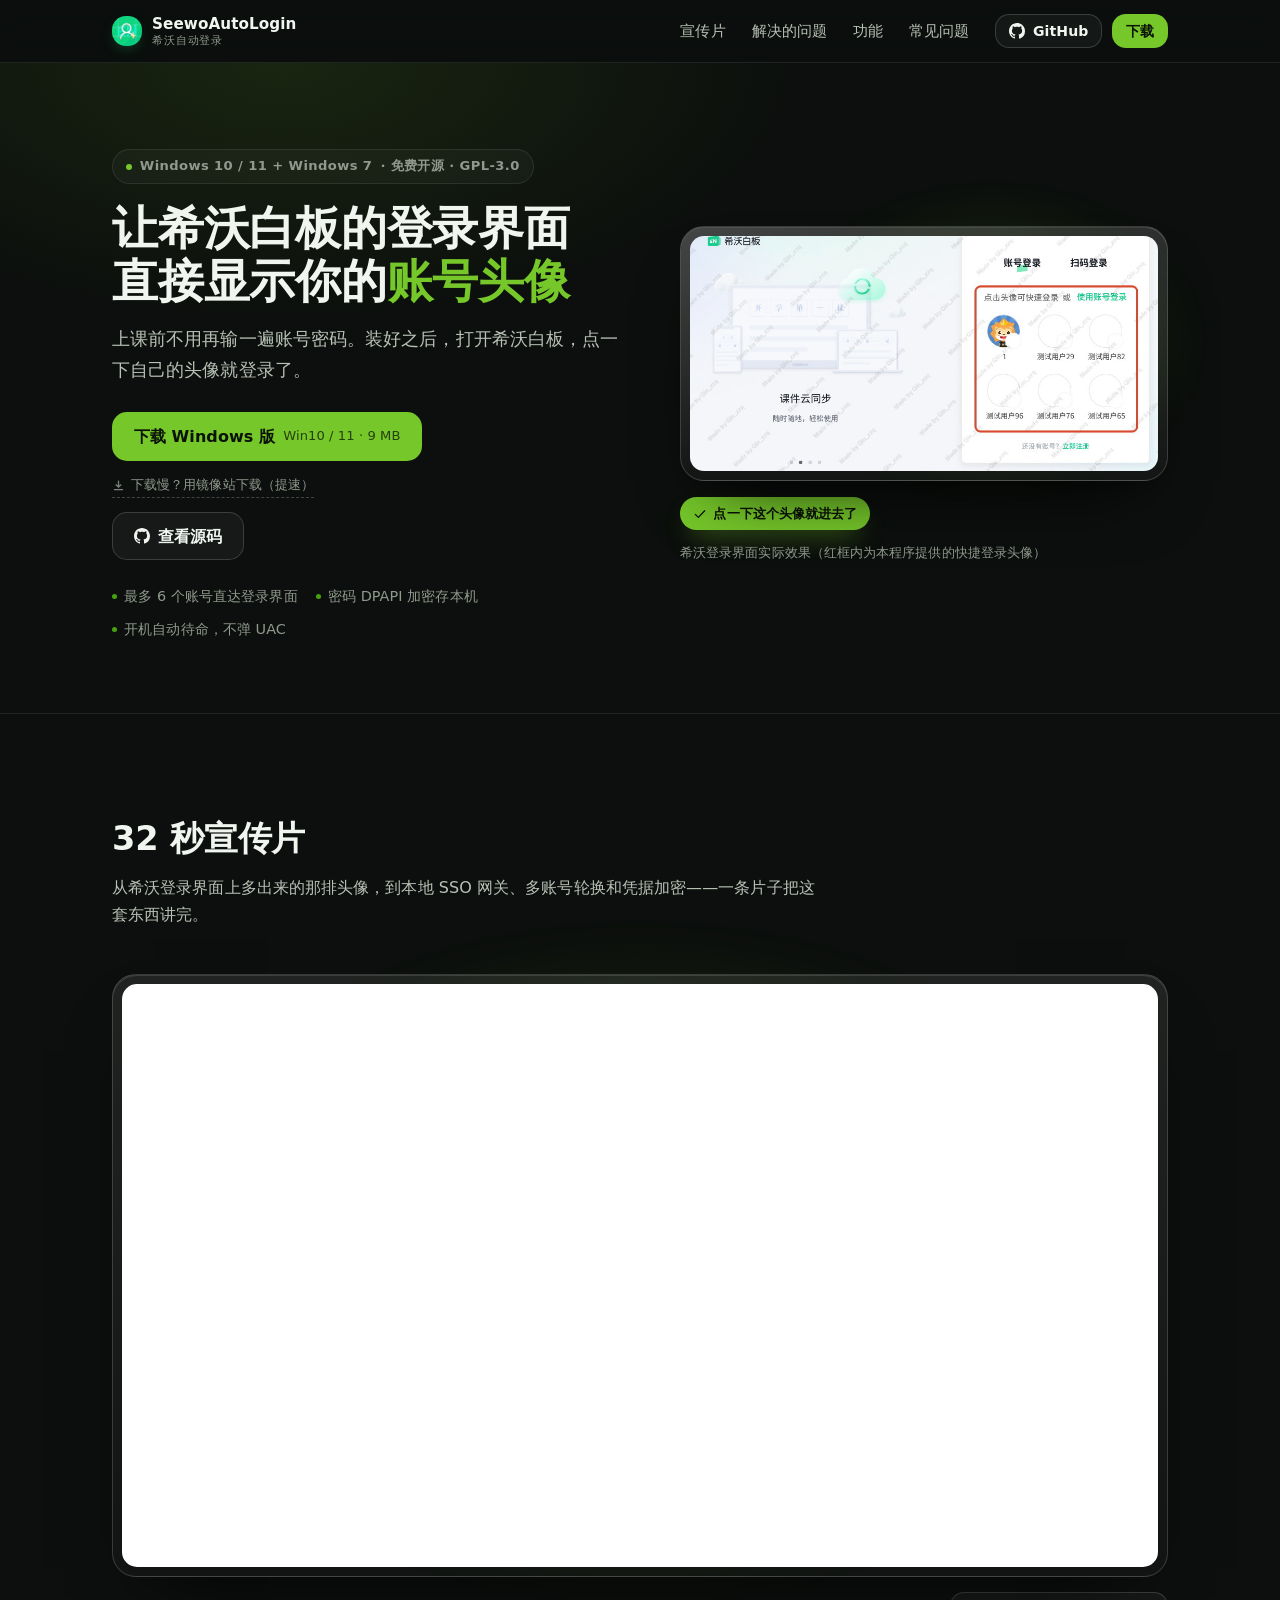
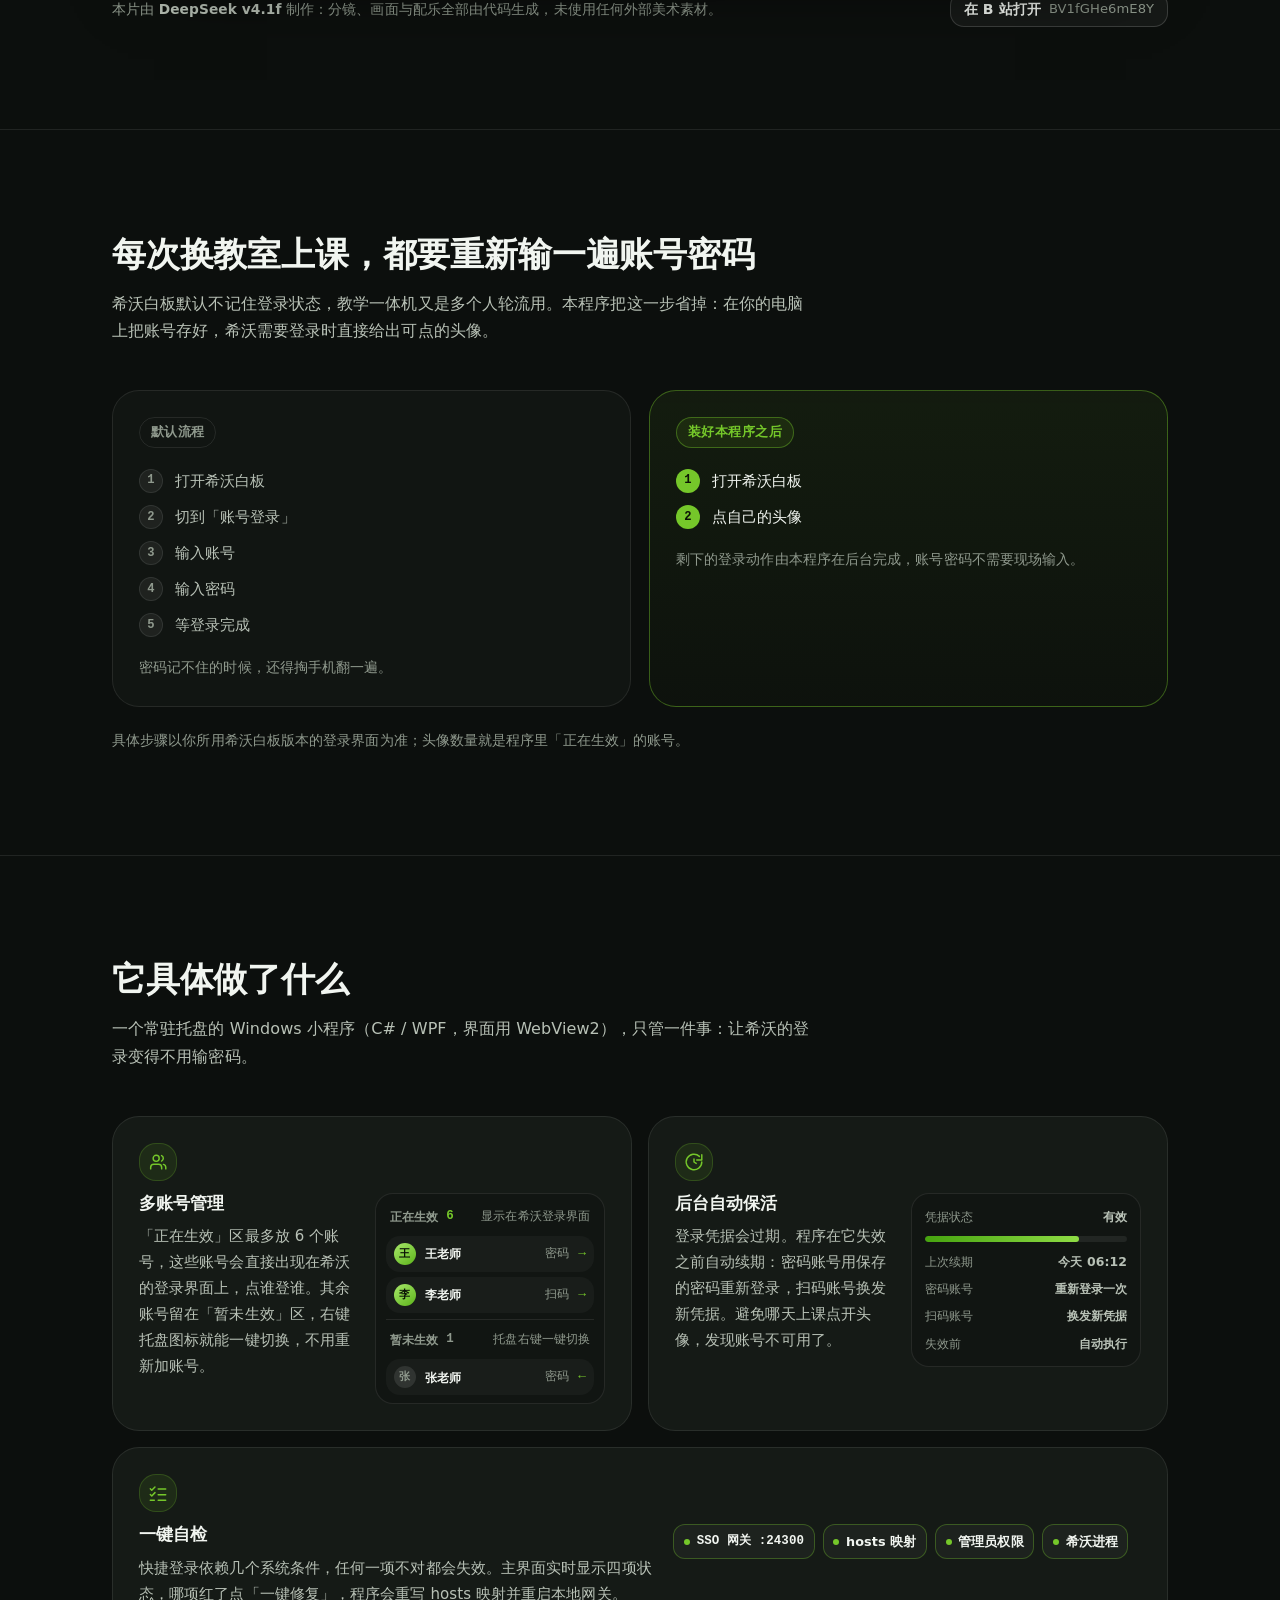
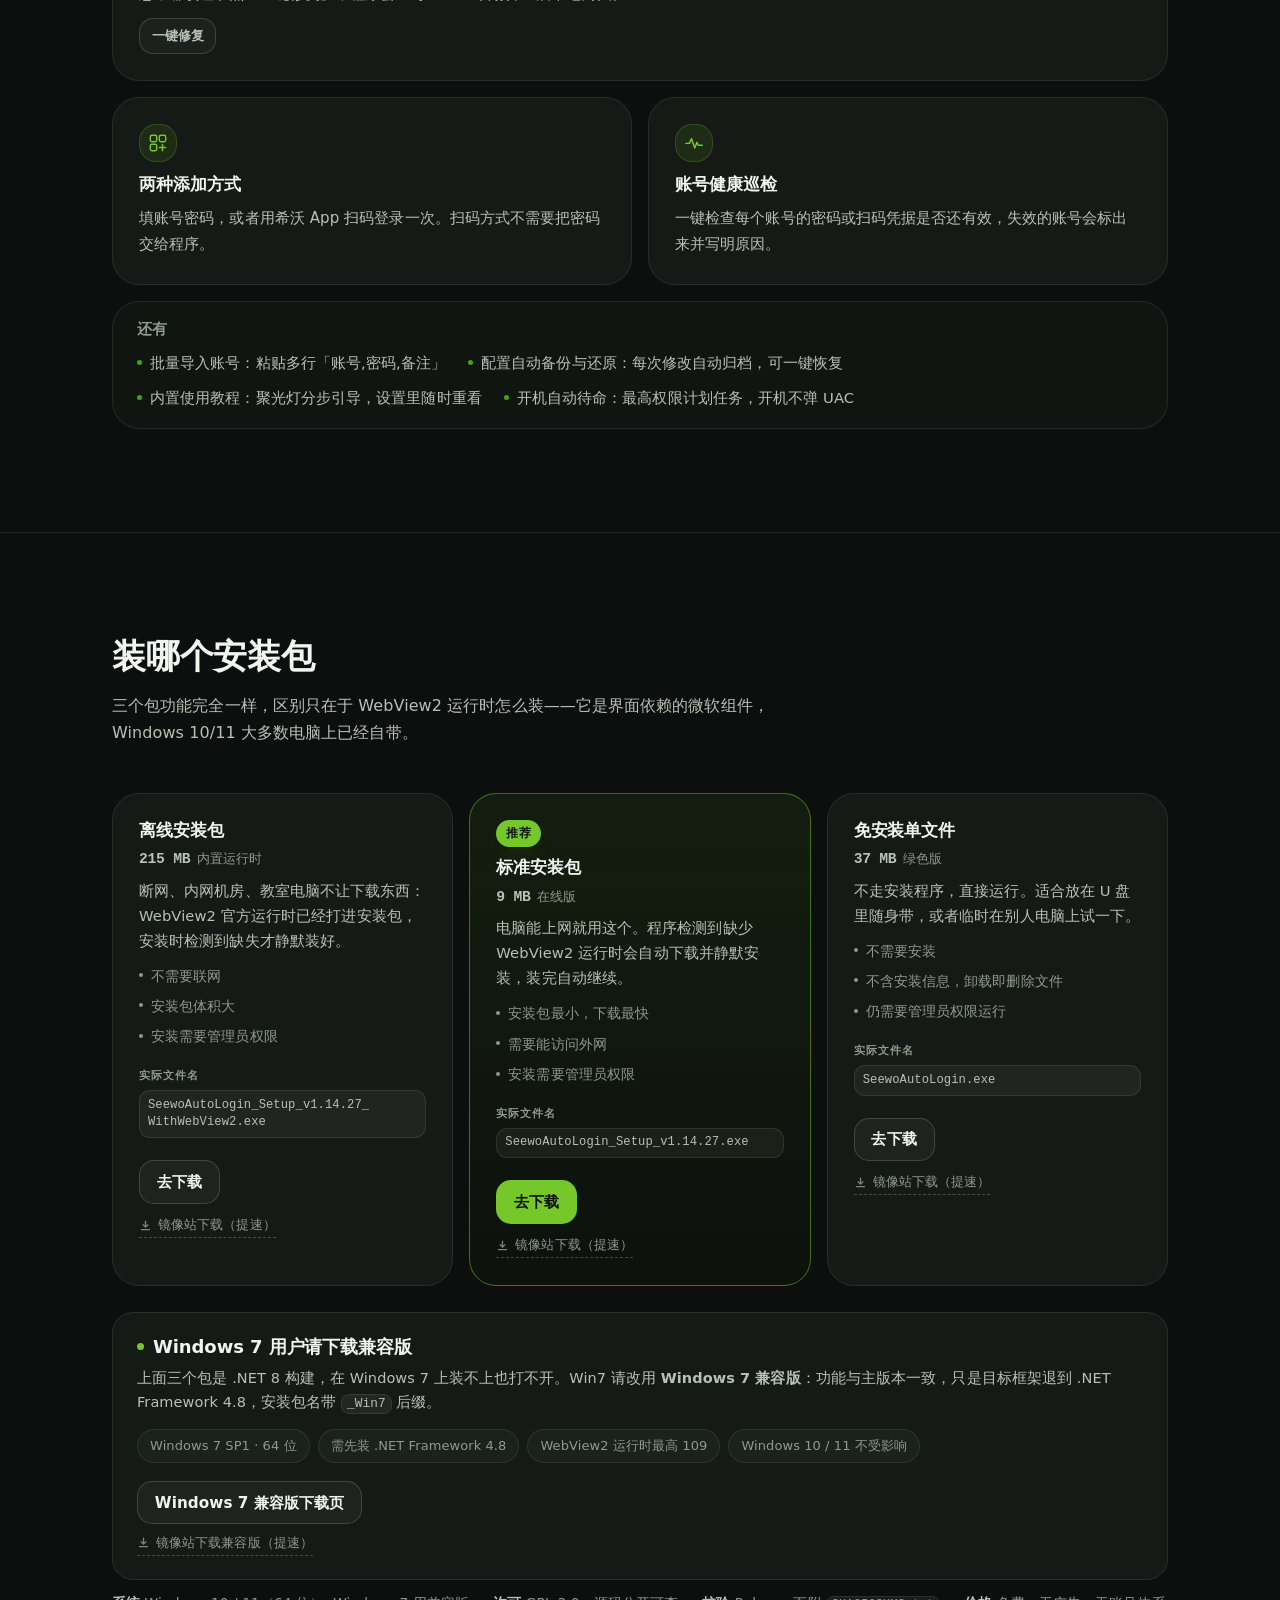
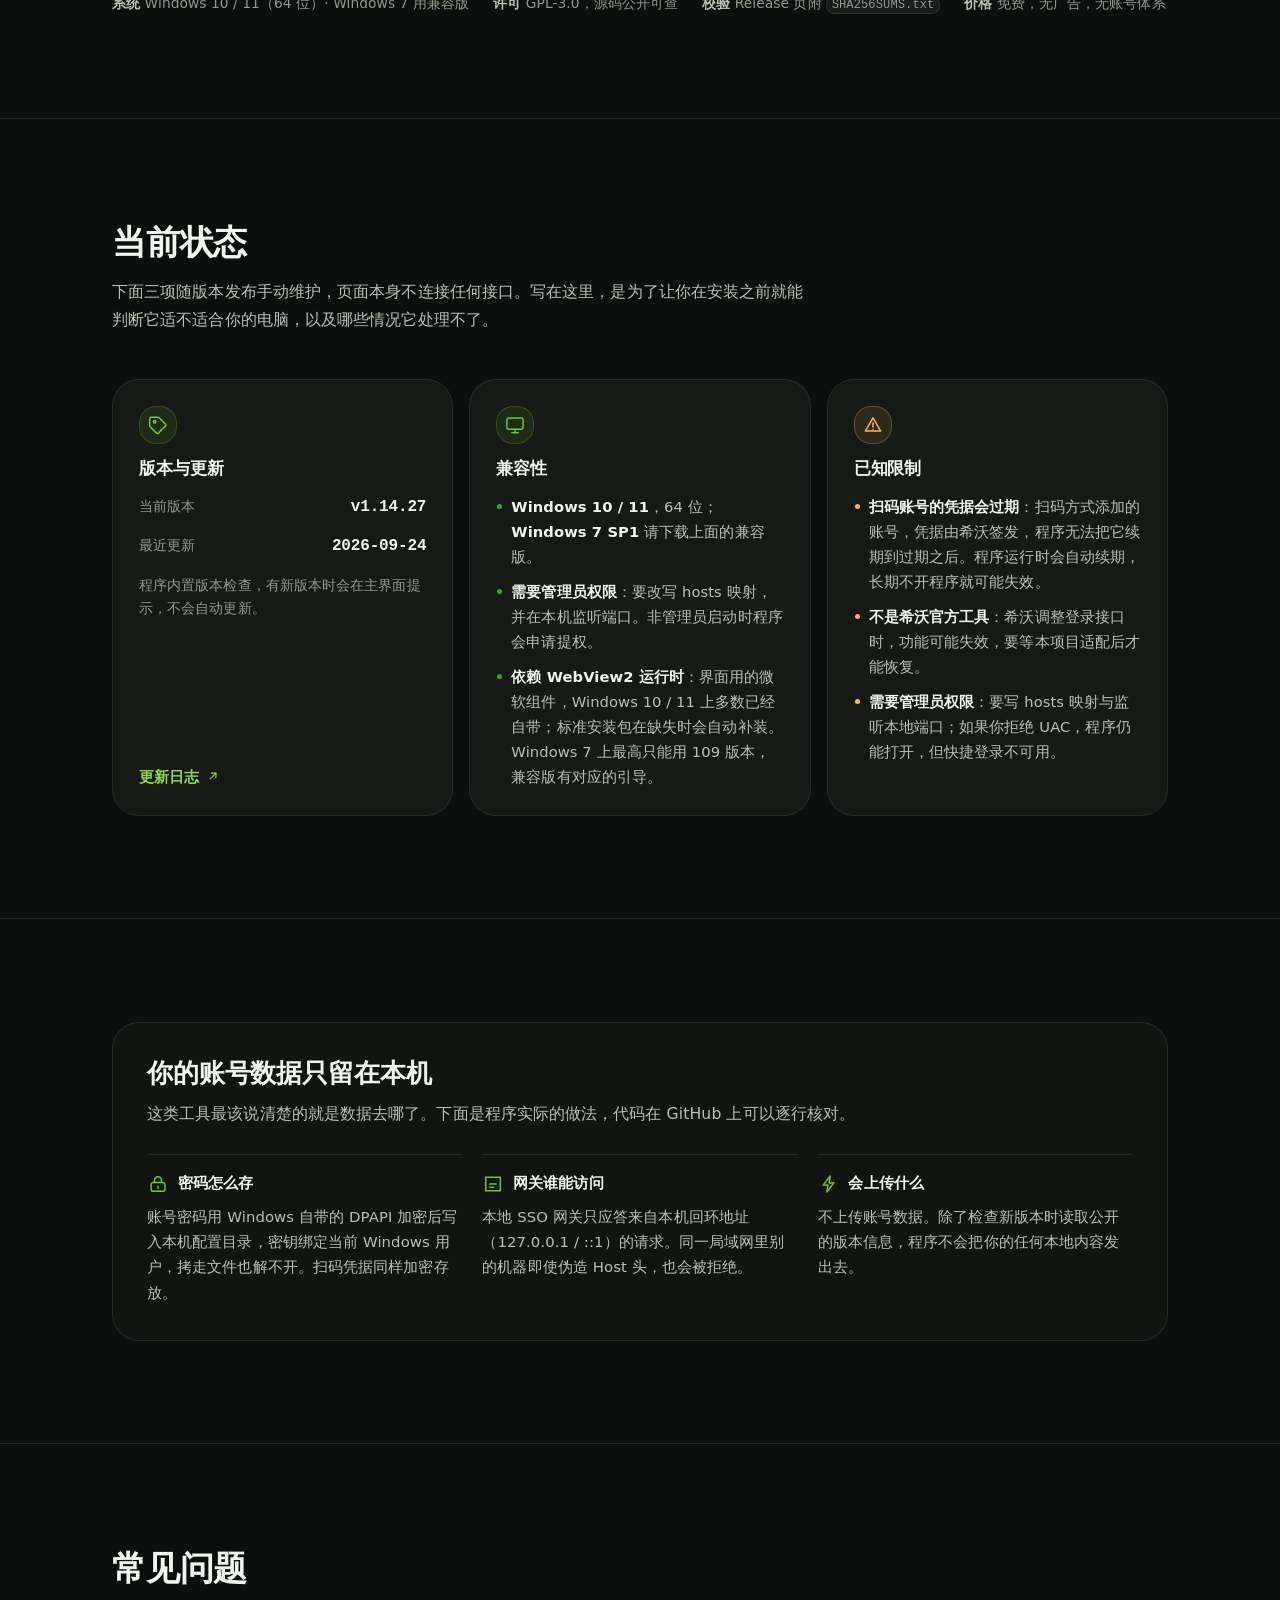
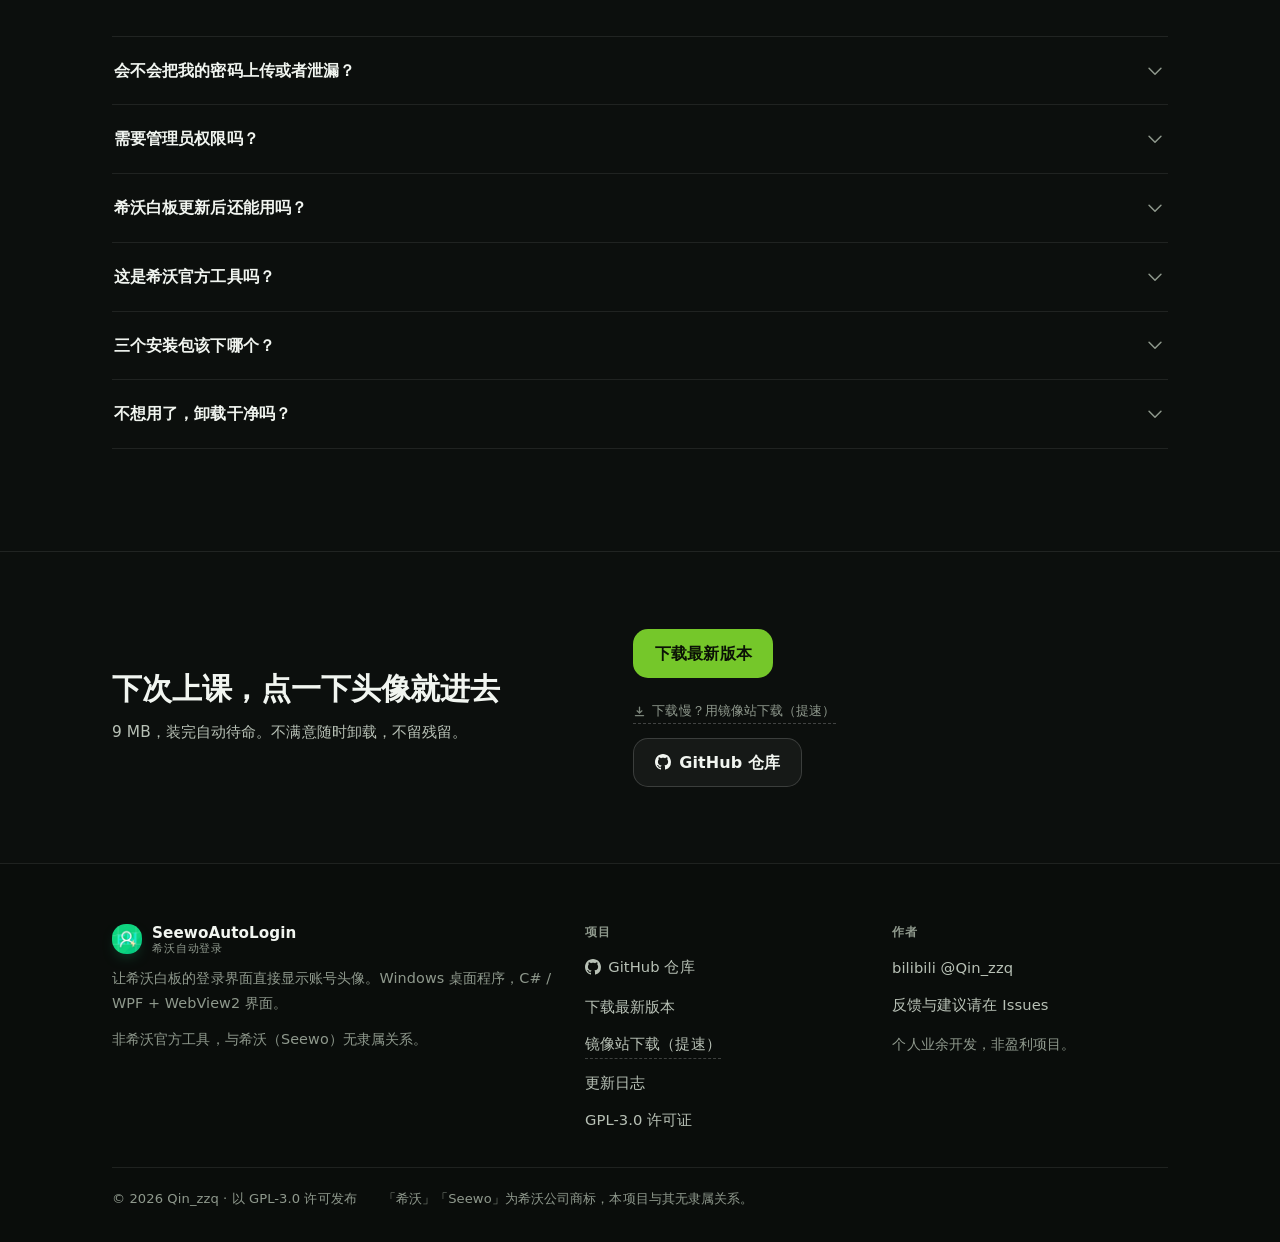
<file: docs/index.html>
<!DOCTYPE html>
<html lang="zh-CN" class="no-js">
<head>
<meta charset="utf-8">
<meta name="viewport" content="width=device-width, initial-scale=1">
<title>SeewoAutoLogin — 让希沃白板的登录界面直接显示账号头像</title>
<meta name="description" content="SeewoAutoLogin（希沃自动登录）：Windows 桌面工具，让希沃白板的登录界面直接显示账号头像，点一下就登录，不用每次上课重新输账号密码。多账号、后台自动保活、一键自检。GPL-3.0 开源，免费无广告。">
<meta name="color-scheme" content="dark">
<meta name="theme-color" content="#0c0f0d">
<meta name="author" content="Qin_zzq">
<link rel="canonical" href="https://github.com/Pro-Qin/SeewoAutoLogin">
<meta property="og:type" content="website">
<meta property="og:title" content="SeewoAutoLogin — 点头像就进">
<meta property="og:description" content="让希沃白板的登录界面直接显示账号头像，点一下就登录。支持 Windows 10 / 11，Windows 7 另有兼容版。GPL-3.0 开源。">
<meta property="og:url" content="https://github.com/Pro-Qin/SeewoAutoLogin">
<link rel="icon" type="image/png" sizes="256x256" href="[data-uri]">
<link rel="apple-touch-icon" href="[data-uri]">
<style>
/* ===== tokens ===== */
:root{
  --bg:#0c0f0d;
  --bg-soft:#111512;
  --surface:#151a16;
  --surface-2:#1b211c;
  --line:rgba(255,255,255,.085);
  --line-2:rgba(255,255,255,.16);
  --fg:#f1f5f0;
  --fg-2:#b8c1b6;
  --fg-3:#8f998d;
  --brand:#75c72a;
  --brand-hi:#8fdc45;
  --brand-deep:#46a30f;
  --brand-soft:rgba(117,199,42,.10);
  --on-brand:#0b1206;
  --warn:#ffb84d;
  --radius:21px;
  --radius-lg:27px;
  --ease:cubic-bezier(.23,1,.32,1);
  --maxw:1120px;
  --font:-apple-system,BlinkMacSystemFont,"PingFang SC","Hiragino Sans GB","Segoe UI","Microsoft YaHei","WenQuanYi Micro Hei",system-ui,sans-serif;
  --mono:ui-monospace,"SF Mono","Cascadia Mono",Consolas,"Microsoft YaHei",monospace;
}
*,*::before,*::after{box-sizing:border-box}
[hidden]{display:none!important}
html{-webkit-text-size-adjust:100%;color-scheme:dark;scroll-behavior:smooth}
body{
  margin:0;background:var(--bg);color:var(--fg-2);
  font-family:var(--font);font-size:16px;line-height:1.7;font-weight:400;
  -webkit-font-smoothing:antialiased;-moz-osx-font-smoothing:grayscale;
  letter-spacing:.005em;
}
h1,h2,h3,h4{color:var(--fg);margin:0;font-weight:650;line-height:1.28;letter-spacing:-.005em}
p{margin:0}
ul,ol,dl,dd,dt,figure{margin:0;padding:0}
li{list-style:none}
a{color:var(--brand-hi);text-decoration:none}
a:hover{text-decoration:underline;text-underline-offset:3px}
svg{display:block;flex:none}
:focus-visible{outline:2px solid var(--brand);outline-offset:3px;border-radius:12px}
::selection{background:rgba(117,199,42,.32)}

.wrap{width:100%;max-width:var(--maxw);margin:0 auto;padding:0 clamp(20px,5vw,32px)}
.skip{position:absolute;left:-9999px;top:0;z-index:60}
.skip:focus{left:16px;top:12px;background:var(--brand);color:var(--on-brand);padding:.55rem .9rem;border-radius:12px;font-weight:600}

/* ===== nav ===== */
.nav{position:sticky;top:0;z-index:30;background:rgba(12,15,13,.82);backdrop-filter:saturate(150%) blur(12px);border-bottom:1px solid var(--line)}
.nav-inner{display:flex;align-items:center;gap:clamp(12px,2vw,28px);height:62px}
.brand{display:inline-flex;align-items:center;gap:10px;color:var(--fg);text-decoration:none;flex:none}
.brand-mark{width:30px;height:30px;border-radius:14px;flex:none;display:block;box-shadow:0 6px 16px -8px rgba(31,199,124,.7)}
.brand:hover{text-decoration:none}
.brand-text{display:flex;flex-direction:column;line-height:1.15;font-weight:650;font-size:.95rem}
.brand-text em{font-style:normal;font-weight:500;font-size:.66rem;letter-spacing:.08em;text-transform:uppercase;color:var(--fg-3)}
.nav-links{display:flex;align-items:center;gap:clamp(14px,2.2vw,26px);margin-left:auto}
.nav-links a{color:var(--fg-2);font-size:.92rem;font-weight:500}
.nav-links a:hover{color:var(--fg);text-decoration:none}
.nav-actions{display:flex;align-items:center;gap:10px;margin-left:auto}
.nav-links + .nav-actions{margin-left:0}

/* ===== buttons ===== */
.btn{display:inline-flex;align-items:center;justify-content:center;gap:.5rem;border-radius:15px;padding:.72rem 1.05rem;font-size:.95rem;font-weight:600;line-height:1.2;border:1px solid transparent;white-space:nowrap;text-decoration:none;transition:background-color .2s var(--ease),border-color .2s var(--ease),color .2s var(--ease),transform .25s var(--ease)}
.btn:hover{text-decoration:none}
.btn-primary{background:var(--brand);color:var(--on-brand)}
.btn-primary:hover{background:var(--brand-hi)}
.btn-primary:active{transform:translateY(1px)}
.btn-ghost{background:rgba(255,255,255,.045);border-color:var(--line-2);color:var(--fg)}
.btn-ghost:hover{background:rgba(255,255,255,.09);border-color:rgba(255,255,255,.26)}
.btn-sm{padding:.5rem .8rem;font-size:.88rem;border-radius:14px}
.btn-lg{padding:.86rem 1.3rem;font-size:1rem}
.btn .meta{font-weight:500;color:rgba(11,18,6,.74);font-size:.82rem}
.btn-ghost .meta{color:var(--fg-3)}

/* ===== hero ===== */
.hero{padding:clamp(48px,7vw,86px) 0 clamp(40px,6vw,72px);position:relative;overflow:hidden}
.hero::before{content:"";position:absolute;inset:-1px 0 auto 0;height:520px;pointer-events:none;
  background:radial-gradient(760px 380px at 22% 0%,rgba(117,199,42,.12),transparent 68%)}
.hero-grid{position:relative;display:grid;gap:clamp(36px,5vw,60px);align-items:center}
.eyebrow{display:inline-flex;align-items:center;gap:.5rem;font-size:.82rem;font-weight:600;color:var(--fg-3);letter-spacing:.03em;
  border:1px solid var(--line);background:rgba(255,255,255,.03);border-radius:999px;padding:.34rem .8rem}
.eyebrow .dot{width:6px;height:6px;border-radius:50%;background:var(--brand);flex:none}
.hero h1{font-size:clamp(1.9rem,1.2rem + 2.3vw,2.9rem);font-weight:700;line-height:1.16;margin:18px 0 0;text-wrap:balance}
@supports (container-type:inline-size){
  .hero-copy{container-type:inline-size}
  .hero h1{font-size:clamp(1.9rem,9cqw,2.95rem)}
}
.hero h1 .hl{color:var(--brand)}
.lede{margin-top:16px;font-size:clamp(1rem,.96rem + .22vw,1.12rem);line-height:1.72;color:var(--fg-2);max-width:34em}
.hero-actions{display:flex;flex-wrap:wrap;gap:12px;margin-top:26px}
.hero-facts{display:flex;flex-wrap:wrap;gap:8px 18px;margin-top:24px;font-size:.9rem;color:var(--fg-3)}
.hero-facts li{display:flex;align-items:center;gap:.45rem}
.hero-facts li::before{content:"";width:5px;height:5px;border-radius:50%;background:var(--brand-deep);flex:none}

/* hero shot: real Seewo login screenshot in a device frame */
.shot{position:relative;margin:0}
.shot-glow{position:absolute;inset:-12% -8% -10%;z-index:-1;pointer-events:none;filter:blur(10px);
  background:radial-gradient(52% 52% at 62% 38%,rgba(117,199,42,.20),transparent 72%)}
.shot-tilt{position:relative;transform-style:preserve-3d;will-change:transform}
.shot-frame{position:relative;border-radius:24px;padding:9px;
  background:linear-gradient(180deg,rgba(255,255,255,.14),rgba(255,255,255,.03));
  border:1px solid var(--line-2);
  box-shadow:0 36px 72px -36px rgba(0,0,0,.95),0 12px 26px -20px rgba(0,0,0,.85),0 1px 0 rgba(255,255,255,.08) inset}
.shot-frame::after{content:"";position:absolute;inset:0;border-radius:inherit;pointer-events:none;
  background:linear-gradient(148deg,rgba(255,255,255,.11),transparent 44%)}
.shot-img{display:block;width:100%;height:auto;border-radius:14px;background:#eef2f6}
.shot-tag{display:inline-flex;align-items:center;gap:.42rem;margin-top:16px;border-radius:999px;padding:.36rem .8rem;
  background:var(--brand);color:var(--on-brand);font-size:.8rem;font-weight:700;white-space:nowrap;
  box-shadow:0 12px 26px -12px rgba(117,199,42,.85)}
.shot-tag .ico{width:14px;height:14px}
.shot figcaption{margin-top:12px;font-size:.82rem;color:var(--fg-3)}

/* ===== film (B 站嵌入) ===== */
.film{position:relative;margin:0}
.film-glow{position:absolute;inset:-9% -7% -7%;z-index:-1;pointer-events:none;filter:blur(12px);
  background:radial-gradient(58% 62% at 50% 46%,rgba(117,199,42,.24),transparent 72%)}
.film-frame{position:relative;border-radius:24px;padding:9px;
  background:linear-gradient(180deg,rgba(255,255,255,.085),rgba(255,255,255,.022));
  border:1px solid var(--line-2);box-shadow:0 34px 74px -42px rgba(0,0,0,.95)}
.film-frame::after{content:"";position:absolute;inset:0;border-radius:inherit;pointer-events:none;
  box-shadow:inset 0 1px 0 rgba(255,255,255,.13)}
.film-box{position:relative;aspect-ratio:16/9;border-radius:15px;overflow:hidden;background:#000}
.film-box iframe{position:absolute;inset:0;width:100%;height:100%;border:0;display:block}
.film figcaption{display:flex;flex-wrap:wrap;align-items:center;gap:.7rem 1.1rem;margin-top:15px;
  font-size:.86rem;color:var(--fg-3)}
.film figcaption b{color:var(--fg-2);font-weight:600}
.film figcaption .btn{margin-left:auto}

/* ===== sections ===== */
.section{padding:clamp(56px,8vw,104px) 0;border-top:1px solid var(--line)}
.section,#main{scroll-margin-top:66px}
.sec-head{max-width:44em}
.sec-head h2{font-size:clamp(1.5rem,1.1rem + 1.5vw,2.1rem);text-wrap:balance}
.sec-head p{margin-top:14px;color:var(--fg-2);font-size:1rem}
.sec-head + *{margin-top:clamp(30px,4vw,46px)}
.foot-note{margin-top:22px;font-size:.86rem;color:var(--fg-3)}
code{font-family:var(--mono);font-size:.88em;background:rgba(255,255,255,.06);border:1px solid var(--line);border-radius:8px;padding:.1em .38em;overflow-wrap:anywhere}

/* ===== compare ===== */
.compare{display:grid;gap:18px}
.cmp{border:1px solid var(--line);border-radius:var(--radius-lg);padding:clamp(20px,2.4vw,26px);background:var(--surface)}
.cmp-before{background:var(--bg-soft)}
.cmp-after{border-color:rgba(117,199,42,.42);background:linear-gradient(180deg,rgba(117,199,42,.07),rgba(117,199,42,.02))}
.cmp-tag{display:inline-flex;align-items:center;gap:.45rem;font-size:.8rem;font-weight:700;letter-spacing:.04em;color:var(--fg-3);
  border:1px solid var(--line);border-radius:999px;padding:.22rem .66rem}
.cmp-after .cmp-tag{color:var(--brand);border-color:rgba(117,199,42,.4);background:var(--brand-soft)}
.steps{margin-top:20px;display:grid;gap:10px;counter-reset:s}
.steps li{display:flex;align-items:center;gap:12px;font-size:.96rem;color:var(--fg-2)}
.steps li::before{counter-increment:s;content:counter(s);flex:none;width:24px;height:24px;border-radius:50%;display:grid;place-items:center;
  font-size:.76rem;font-weight:700;font-family:var(--mono);background:rgba(255,255,255,.06);color:var(--fg-3);border:1px solid var(--line)}
.cmp-after .steps li{color:var(--fg)}
.cmp-after .steps li::before{background:var(--brand);color:var(--on-brand);border-color:transparent}
.cmp-note{margin-top:18px;font-size:.88rem;color:var(--fg-3)}

/* ===== feature grid ===== */
.fgrid{display:grid;gap:16px}
.card{position:relative;border:1px solid var(--line);border-radius:var(--radius-lg);background:var(--surface);padding:clamp(20px,2.4vw,26px);
  display:flex;flex-direction:column;gap:12px;min-width:0;
  transition:transform .2s var(--ease),border-color .2s var(--ease),background-color .2s var(--ease)}
.card::after{content:"";position:absolute;inset:0;border-radius:inherit;pointer-events:none;opacity:0;
  box-shadow:0 0 0 1px rgba(117,199,42,.42),0 24px 48px -26px rgba(117,199,42,.55);
  transition:opacity .2s var(--ease)}
.card:hover{transform:translate3d(0,-4px,0);border-color:rgba(117,199,42,.34);background:var(--surface-2)}
.card:hover::after{opacity:1}
.card-ico{width:38px;height:38px;border-radius:17px;display:grid;place-items:center;color:var(--brand);background:var(--brand-soft);border:1px solid rgba(117,199,42,.22)}
.card h3{font-size:1.06rem}
.card p{font-size:.94rem;line-height:1.72;color:var(--fg-2)}
.card-body{display:flex;flex-direction:column;gap:10px;min-width:0}
.card-split{display:grid;gap:20px;align-items:start}

/* mini app ui (dark) */
.mini{border:1px solid var(--line);border-radius:18px;background:var(--bg-soft);padding:10px 10px 8px;font-size:.78rem}
.mini-head{display:flex;align-items:center;gap:8px;padding:2px 4px 9px;color:var(--fg-3);font-weight:600}
.mini-head .n{color:var(--brand);font-family:var(--mono)}
.mini-head .sp{margin-left:auto;font-weight:500;font-size:.72rem}
.mini-sub{margin-top:6px;padding-top:9px;border-top:1px solid var(--line)}
.mini-head .dim-n{color:var(--fg-3)}
.mini li{display:flex;align-items:center;gap:9px;padding:7px 8px;border-radius:14px;background:rgba(255,255,255,.035);margin-bottom:5px;color:var(--fg-2)}
.mini li:last-child{margin-bottom:0}
.mini .mav{width:22px;height:22px;border-radius:50%;flex:none;display:grid;place-items:center;font-size:.68rem;font-weight:700;color:#0b1206;background:linear-gradient(140deg,#a8e86a,#5cb31a)}
.mini .mav.dim{background:rgba(255,255,255,.10);color:var(--fg-3)}
.mini .mnm{font-weight:600;color:var(--fg);overflow:hidden;text-overflow:ellipsis;white-space:nowrap}
.mini .mtag{margin-left:auto;color:var(--fg-3);font-size:.72rem;white-space:nowrap}
.mini .go{color:var(--brand);font-family:var(--mono);font-size:.8rem}

.pills{display:flex;flex-wrap:wrap;gap:8px}
.pill{display:inline-flex;align-items:center;gap:.42rem;font-size:.8rem;font-weight:600;color:var(--fg-2);
  border:1px solid var(--line);background:rgba(255,255,255,.035);border-radius:12px;padding:.34rem .6rem;white-space:nowrap;
  transition:color .25s var(--ease),border-color .25s var(--ease)}
.pill::before{content:"";width:6px;height:6px;border-radius:50%;background:var(--brand);flex:none}
.js .pill::before{background:rgba(255,255,255,.20);transform:scale(.8);transition:transform .3s var(--ease),opacity .3s var(--ease)}
.js .pill.is-on{color:var(--fg);border-color:rgba(117,199,42,.34)}
.js .pill.is-on::before{background:var(--brand);animation:pillBreath .95s var(--ease) 1 both}
@keyframes pillBreath{
  0%{transform:scale(.72);opacity:.45}
  55%{transform:scale(1.75);opacity:1}
  100%{transform:scale(1);opacity:1}
}
.pill.mono{font-family:var(--mono);font-size:.78rem}
.fixbtn{display:inline-flex;align-items:center;gap:.42rem;align-self:flex-start;border:1px solid var(--line-2);border-radius:14px;
  padding:.4rem .72rem;font-size:.8rem;font-weight:600;color:var(--fg-2);background:rgba(255,255,255,.03)}

.renew{border:1px solid var(--line);border-radius:18px;background:var(--bg-soft);padding:12px 13px;font-size:.78rem;color:var(--fg-3)}
.renew-row{display:flex;justify-content:space-between;gap:10px}
.renew-row + .renew-row{margin-top:6px}
.renew-row b{color:var(--fg-2);font-weight:600}
.renew-bar{height:6px;border-radius:999px;background:rgba(255,255,255,.07);margin:9px 0;overflow:hidden}
.renew-bar i{display:block;height:100%;width:76%;border-radius:999px;background:linear-gradient(90deg,#46a30f,#8fdc45);
  transform-origin:left center}
.js .renew-bar i{transform:scaleX(0);transition:transform .9s var(--ease) .12s}
.js .renew.is-on .renew-bar i{transform:scaleX(1)}

.also{margin-top:16px;border:1px solid var(--line);border-radius:var(--radius-lg);padding:18px clamp(18px,2.4vw,24px);background:var(--bg-soft)}
.also h3{font-size:.92rem;color:var(--fg-3);font-weight:600;letter-spacing:.02em}
.also ul{display:flex;flex-wrap:wrap;gap:10px 22px;margin-top:12px}
.also li{display:flex;align-items:center;gap:.5rem;font-size:.92rem;color:var(--fg-2)}
.also li::before{content:"";width:5px;height:5px;border-radius:50%;background:var(--brand-deep);flex:none}

/* ===== packages ===== */
.pkgs{display:grid;gap:16px}
.pkg{position:relative;border:1px solid var(--line);border-radius:var(--radius-lg);background:var(--surface);padding:clamp(20px,2.4vw,26px);
  display:flex;flex-direction:column;gap:10px;
  transition:transform .2s var(--ease),border-color .2s var(--ease),background-color .2s var(--ease)}
.pkg::after{content:"";position:absolute;inset:0;border-radius:inherit;pointer-events:none;opacity:0;
  box-shadow:0 30px 56px -26px rgba(0,0,0,.9),0 0 0 1px rgba(255,255,255,.12);
  transition:opacity .2s var(--ease)}
.pkg:hover{z-index:2;transform:translate3d(0,-5px,0);border-color:var(--line-2)}
.pkg:hover::after{opacity:1}
.pkg.is-rec{border-color:rgba(117,199,42,.5);background:linear-gradient(180deg,rgba(117,199,42,.08),rgba(117,199,42,.015))}
.pkg.is-rec::after{box-shadow:0 30px 58px -26px rgba(0,0,0,.9),0 0 0 1px rgba(117,199,42,.5),0 0 40px -12px rgba(117,199,42,.45)}
.pkg.is-rec:hover{border-color:rgba(117,199,42,.78)}
.pkg.is-rec .badge{box-shadow:0 10px 24px -12px rgba(117,199,42,.95)}
.badge{align-self:flex-start;display:inline-flex;align-items:center;gap:.4rem;background:var(--brand);color:var(--on-brand);
  font-size:.74rem;font-weight:700;letter-spacing:.03em;border-radius:999px;padding:.24rem .62rem}
.pkg h3{font-size:1.06rem}
.pkg-size{font-family:var(--mono);font-size:1.7rem;font-weight:700;color:var(--fg);line-height:1.1;letter-spacing:-.02em}
.pkg-size span{font-family:var(--font);font-size:.8rem;font-weight:500;color:var(--fg-3);margin-left:.4rem;letter-spacing:0}
.pkg p{font-size:.92rem;color:var(--fg-2)}
.pkg ul{display:grid;gap:7px;margin-top:2px}
.pkg li{display:flex;gap:.5rem;font-size:.86rem;color:var(--fg-3)}
.pkg li::before{content:"";width:4px;height:4px;border-radius:50%;background:var(--fg-3);flex:none;margin-top:.62em}
.pkg-file{display:flex;flex-direction:column;gap:5px;margin-top:auto;padding-top:8px}
.pkg-file .lbl{font-size:.68rem;letter-spacing:.09em;text-transform:uppercase;color:var(--fg-3);font-weight:700}
.pkg-file code{font-family:var(--mono);font-size:.76rem;line-height:1.45;color:var(--fg-2);background:rgba(255,255,255,.05);
  border:1px solid var(--line);border-radius:11px;padding:.34rem .5rem;overflow-wrap:anywhere}
.pkg .btn{margin-top:12px;align-self:flex-start}
.pkg .btn-row{margin-top:auto}
.spec{display:flex;flex-wrap:wrap;gap:8px 24px;margin-top:12px;font-size:.86rem;color:var(--fg-3)}
.spec b{color:var(--fg-2);font-weight:600}

/* ===== security panel ===== */
.panel{border:1px solid var(--line);border-radius:var(--radius-lg);background:var(--bg-soft);padding:clamp(22px,3vw,34px)}
.panel h2{font-size:clamp(1.28rem,1.05rem + .8vw,1.6rem)}
.panel .lead{margin-top:12px;color:var(--fg-2);font-size:.98rem;max-width:52em}
.facts{display:grid;gap:20px;margin-top:26px}
.facts div{border-top:1px solid var(--line);padding-top:16px}
.facts dt{font-weight:650;color:var(--fg);font-size:.95rem;display:flex;align-items:center;gap:.55rem}
.facts dt .ico{color:var(--brand)}
.facts dd{margin-top:8px;font-size:.93rem;color:var(--fg-2)}

/* ===== current status ===== */
.sgrid{display:grid;gap:16px}
.scard{border:1px solid var(--line);border-radius:var(--radius-lg);background:var(--surface);
  padding:clamp(20px,2.4vw,26px);display:flex;flex-direction:column;gap:14px;min-width:0}
.scard h3{font-size:1.06rem}
.scard-note{font-size:.86rem;color:var(--fg-3)}
.srows{display:grid;gap:12px}
.srow{display:flex;align-items:baseline;justify-content:space-between;gap:14px;font-size:.9rem;color:var(--fg-3)}
.srow b{font-family:var(--mono);font-size:1rem;font-weight:650;color:var(--fg);letter-spacing:-.01em}
.slist{display:grid;gap:10px}
.slist li{position:relative;padding-left:15px;font-size:.92rem;line-height:1.7;color:var(--fg-2);min-width:0}
.slist li::before{content:"";position:absolute;left:1px;top:.72em;width:5px;height:5px;border-radius:50%;background:var(--brand-deep)}
.slist b{color:var(--fg);font-weight:600}
.slist a{overflow-wrap:anywhere}
.scard-link{margin-top:auto;padding-top:2px;align-self:flex-start;display:inline-flex;align-items:center;gap:.4rem;
  font-size:.92rem;font-weight:600;color:var(--brand-hi)}
.slimit .card-ico{color:var(--warn);background:rgba(255,184,77,.10);border-color:rgba(255,184,77,.26)}
.slimit .slist li::before{background:var(--warn)}

/* ===== faq ===== */
.faq{border-top:1px solid var(--line)}
.qa{border-bottom:1px solid var(--line)}
.qa summary{display:flex;align-items:center;gap:16px;padding:20px 2px;cursor:pointer;list-style:none;font-size:1.02rem;font-weight:600;color:var(--fg)}
.qa summary::-webkit-details-marker{display:none}
.qa summary:hover{color:var(--brand-hi)}
.qa summary .chev{margin-left:auto;color:var(--fg-3);transition:transform .3s var(--ease),color .3s var(--ease)}
.qa[open] summary .chev{transform:rotate(180deg);color:var(--brand)}
.qa-a{padding:0 2px 22px;font-size:.95rem;color:var(--fg-2);max-width:62em}
.qa-a p + p{margin-top:10px}
.qa-a code{font-size:.86em}

/* ===== cta ===== */
.cta{border-top:1px solid var(--line);padding:clamp(48px,6vw,80px) 0}
.cta-inner{display:flex;flex-wrap:wrap;align-items:center;justify-content:space-between;gap:24px}
.cta h2{font-size:clamp(1.4rem,1.1rem + 1.1vw,1.9rem)}
.cta p{margin-top:10px;color:var(--fg-2);font-size:.96rem}

/* ===== footer ===== */
.footer{border-top:1px solid var(--line);background:#0a0d0b;padding:clamp(40px,5vw,60px) 0 32px}
.f-grid{display:grid;gap:32px}
.f-brand{display:flex;flex-direction:column;gap:12px;max-width:32em}
.f-brand .brand{color:var(--fg)}
.f-brand p{font-size:.9rem;color:var(--fg-3)}
.f-col h3{font-size:.78rem;letter-spacing:.08em;text-transform:uppercase;color:var(--fg-3);font-weight:700}
.f-col ul{display:grid;gap:10px;margin-top:14px}
.f-col a{color:var(--fg-2);font-size:.92rem;display:inline-flex;align-items:center;gap:.45rem}
.f-col a:hover{color:var(--brand-hi)}
.f-bottom{margin-top:34px;padding-top:20px;border-top:1px solid var(--line);display:flex;flex-wrap:wrap;gap:10px 26px;
  font-size:.82rem;color:var(--fg-3)}
.f-note{font-size:.86rem;color:var(--fg-3)}

/* ===== reveal ===== */
.js .reveal{opacity:0;transform:translate3d(0,16px,0);
  transition:opacity .6s var(--ease) var(--d,0ms),transform .6s var(--ease) var(--d,0ms)}
.js .reveal.is-in{opacity:1;transform:translate3d(0,0,0)}

/* ===== responsive ===== */
@media (min-width:700px){
  .compare{grid-template-columns:1fr 1fr}
  .facts{grid-template-columns:repeat(3,1fr)}
  .facts div{border-top:1px solid var(--line)}
  .pkgs{grid-template-columns:repeat(3,1fr)}
  .sgrid{grid-template-columns:repeat(3,1fr)}
}
@media (min-width:760px){
  .fgrid{grid-template-columns:repeat(4,1fr)}
  .card-wide{grid-column:span 2}
  .card-half{grid-column:span 2}
  .card-full{grid-column:span 4}
  .card-split{grid-template-columns:minmax(0,1fr) 230px}
  .card-split-even{grid-template-columns:minmax(0,1.1fr) minmax(0,1fr)}
  .f-grid{grid-template-columns:1.6fr 1fr 1fr}
}
@media (min-width:940px){
  .hero-grid{grid-template-columns:minmax(0,1.02fr) minmax(0,.98fr)}
}
@media (max-width:1040px){
  .nav-links{display:none}
  .nav-actions{margin-left:auto}
}
@media (max-width:520px){
  .hero-facts{display:grid;gap:8px}
  .shot-tag{font-size:.76rem}
  .shot-frame{padding:7px;border-radius:21px}
  .cta-inner{align-items:flex-start}
}
@media (prefers-reduced-motion:reduce){
  html{scroll-behavior:auto}
  *,*::before,*::after{animation-duration:.001ms!important;animation-iteration-count:1!important;transition-duration:.001ms!important;transition-delay:0ms!important}
  .js .reveal{opacity:1!important;transform:none!important}
  .js .pill::before{background:var(--brand)!important;transform:none!important}
  .js .renew-bar i{transform:none!important}
  .shot-tilt{transform:none!important}
  .card:hover,.pkg:hover{transform:none}
}
@media print{.nav,.shot-glow,.cta{display:none}}

/* Windows 7 兼容版说明：对所有人默认可见——只在 Win7 访客那里才显示，会让人以为这软件不支持 Win7。
   脚本检测到访客正在用 Win7/8.1 时给这块加上 .is-win7，换成醒目的警示配色与针对性文案。 */
.win7-note{
  margin-top:26px;padding:22px 24px;border-radius:var(--radius);
  background:var(--surface);border:1px solid var(--line);
}
.win7-note h3{font-size:18px;display:flex;align-items:center;gap:9px}
.win7-note h3::before{content:"";width:7px;height:7px;border-radius:50%;background:var(--brand);box-shadow:0 0 12px var(--brand-soft)}
.win7-note p{margin-top:8px;font-size:14.5px;color:var(--fg-2)}
.win7-tags{display:flex;flex-wrap:wrap;gap:8px;margin:14px 0 18px}
.win7-tags li{font-size:13px;color:var(--fg-3);padding:5px 12px;border-radius:999px;background:var(--surface-2);border:1px solid var(--line)}
.win7-note.is-win7{
  background:linear-gradient(180deg,rgba(255,184,77,.09),rgba(255,184,77,.025));
  border-color:rgba(255,184,77,.32);
}
.win7-note.is-win7 h3::before{background:var(--warn);box-shadow:0 0 12px var(--warn)}
/* 镜像站下载：官方入口旁的备选。第三方加速只代理下载，文件与官方一致 */
.mirror-row{flex-basis:100%;width:100%;margin:0}
.pkg .mirror-row{align-self:flex-start}
.mirror-link{display:inline-flex;align-items:center;gap:6px;font-size:12.5px;line-height:1.6;
  color:var(--fg-3);text-decoration:none;border-bottom:1px dashed rgba(255,255,255,.22);padding-bottom:2px;
  transition:color .2s var(--ease),border-color .2s var(--ease)}
.mirror-link:hover{color:var(--brand-hi);border-bottom-color:var(--brand-hi)}
.mirror-link .ico{flex:0 0 auto;opacity:.85}
</style>
<script>
(function(){
  var d=document.documentElement;
  d.classList.remove('no-js');
  var reduce=window.matchMedia&&window.matchMedia('(prefers-reduced-motion: reduce)').matches;
  if('IntersectionObserver' in window && !reduce){d.classList.add('js');}
})();
</script>
</head>
<body>
<a class="skip" href="#main">跳到主要内容</a>

<header class="nav">
  <div class="wrap nav-inner">
    <a class="brand" href="#top" aria-label="SeewoAutoLogin 首页">
      <img class="brand-mark" src="[data-uri]" width="30" height="30" alt="" decoding="async">
      <span class="brand-text">SeewoAutoLogin<em>希沃自动登录</em></span>
    </a>
    <nav class="nav-links" aria-label="页面导航">
      <a href="#film" hidden data-release-at="2026-10-04T09:00:00+08:00">宣传片</a>
      <a href="#problem">解决的问题</a>
      <a href="#features">功能</a>
      <a href="#faq">常见问题</a>
    </nav>
    <div class="nav-actions">
      <a class="btn btn-ghost btn-sm" href="https://github.com/Pro-Qin/SeewoAutoLogin" target="_blank" rel="noopener noreferrer"><svg class="ico" width="16" height="16" viewBox="0 0 16 16" fill="currentColor" aria-hidden="true" focusable="false"><path d="M8 0C3.58 0 0 3.58 0 8c0 3.54 2.29 6.53 5.47 7.59.4.07.55-.17.55-.38 0-.19-.01-.82-.01-1.49-2.01.37-2.53-.49-2.69-.94-.09-.23-.48-.94-.82-1.13-.28-.15-.68-.52-.01-.53.63-.01 1.08.58 1.23.82.72 1.21 1.87.87 2.33.66.07-.52.28-.87.51-1.07-1.78-.2-3.64-.89-3.64-3.95 0-.87.31-1.59.82-2.15-.08-.2-.36-1.02.08-2.12 0 0 .67-.21 2.2.82.64-.18 1.32-.27 2-.27s1.36.09 2 .27c1.53-1.04 2.2-.82 2.2-.82.44 1.1.16 1.92.08 2.12.51.56.82 1.27.82 2.15 0 3.07-1.87 3.75-3.65 3.95.29.25.54.73.54 1.48 0 1.07-.01 1.93-.01 2.2 0 .21.15.46.55.38A8.01 8.01 0 0 0 16 8c0-4.42-3.58-8-8-8z"/></svg><span>GitHub</span></a>
      <a class="btn btn-primary btn-sm" href="#download">下载</a>
    </div>
  </div>
</header>

<main id="main">

  <!-- ========== hero ========== -->
  <section class="hero" id="top">
    <div class="wrap hero-grid">
      <div class="hero-copy reveal">
        <p class="eyebrow"><span class="dot" aria-hidden="true"></span><span id="osBadge">Windows 10 / 11 + Windows 7</span> · 免费开源 · GPL-3.0</p>
        <h1>让希沃白板的登录界面<br>直接显示你的<span class="hl">账号头像</span></h1>
        <p class="lede">上课前不用再输一遍账号密码。装好之后，打开希沃白板，点一下自己的头像就登录了。</p>
        <div class="hero-actions">
          <a class="btn btn-primary btn-lg" id="heroDownload" href="https://github.com/Pro-Qin/SeewoAutoLogin/releases/latest" target="_blank" rel="noopener noreferrer">下载 Windows 版<span class="meta">Win10 / 11 · 9 MB</span></a>
          <p class="mirror-row"><a class="mirror-link" id="heroMirror" href="https://gh-proxy.com/https://github.com/Pro-Qin/SeewoAutoLogin/releases/download/v1.14.27/SeewoAutoLogin_Setup_v1.14.27.exe" target="_blank" rel="noopener noreferrer" title="镜像站为第三方加速服务，只代理下载，文件与官方一致；不可用时请改用上面的官方入口"><svg class="ico" width="13" height="13" viewBox="0 0 16 16" fill="none" stroke="currentColor" stroke-width="1.6" stroke-linecap="round" stroke-linejoin="round" aria-hidden="true"><path d="M8 2.5v7.5m0 0L5 7.2M8 10l3-2.8M3 13h10"/></svg>下载慢？用镜像站下载（提速）</a></p>
          <a class="btn btn-ghost btn-lg" href="https://github.com/Pro-Qin/SeewoAutoLogin" target="_blank" rel="noopener noreferrer"><svg class="ico" width="16" height="16" viewBox="0 0 16 16" fill="currentColor" aria-hidden="true" focusable="false"><path d="M8 0C3.58 0 0 3.58 0 8c0 3.54 2.29 6.53 5.47 7.59.4.07.55-.17.55-.38 0-.19-.01-.82-.01-1.49-2.01.37-2.53-.49-2.69-.94-.09-.23-.48-.94-.82-1.13-.28-.15-.68-.52-.01-.53.63-.01 1.08.58 1.23.82.72 1.21 1.87.87 2.33.66.07-.52.28-.87.51-1.07-1.78-.2-3.64-.89-3.64-3.95 0-.87.31-1.59.82-2.15-.08-.2-.36-1.02.08-2.12 0 0 .67-.21 2.2.82.64-.18 1.32-.27 2-.27s1.36.09 2 .27c1.53-1.04 2.2-.82 2.2-.82.44 1.1.16 1.92.08 2.12.51.56.82 1.27.82 2.15 0 3.07-1.87 3.75-3.65 3.95.29.25.54.73.54 1.48 0 1.07-.01 1.93-.01 2.2 0 .21.15.46.55.38A8.01 8.01 0 0 0 16 8c0-4.42-3.58-8-8-8z"/></svg><span>查看源码</span></a>
        </div>
        <ul class="hero-facts">
          <li>最多 6 个账号直达登录界面</li>
          <li>密码 DPAPI 加密存本机</li>
          <li>开机自动待命，不弹 UAC</li>
        </ul>
      </div>

      <figure class="shot reveal">
        <div class="shot-glow" aria-hidden="true"></div>
        <div class="shot-tilt" id="shotTilt">
          <div class="shot-frame">
            <img class="shot-img" src="[data-uri]" width="900" height="452"
                 alt="希沃白板登录界面的真实截图：账号登录页直接列出一排可点击的账号头像，红框标出的区域就是本程序提供的快捷登录入口">
          </div>
        </div>
        <span class="shot-tag"><svg class="ico" width="14" height="14" viewBox="0 0 24 24" fill="none" stroke="currentColor" stroke-width="2.2" stroke-linecap="round" stroke-linejoin="round" aria-hidden="true" focusable="false"><path d="M4 12.6l5.2 5.2L20 6.4"/></svg>点一下这个头像就进去了</span>
        <figcaption>希沃登录界面实际效果（红框内为本程序提供的快捷登录头像）</figcaption>
      </figure>
    </div>
  </section>

  <!-- ========== film ==========
       稿件已过审但定时 2026-10-04 09:00 才发布；在 B 站放出之前播放器只会转圈，
       所以整块先 hidden，到点由页脚脚本自动现身（改时间就改 data-release-at）。 -->
  <section class="section" id="film" hidden data-release-at="2026-10-04T09:00:00+08:00">
    <div class="wrap">
      <header class="sec-head">
        <h2>32 秒宣传片</h2>
        <p>从希沃登录界面上多出来的那排头像，到本地 SSO 网关、多账号轮换和凭据加密——一条片子把这套东西讲完。</p>
      </header>

      <figure class="film">
        <div class="film-glow" aria-hidden="true"></div>
        <div class="film-frame">
          <div class="film-box">
            <iframe data-src="https://player.bilibili.com/player.html?isOutside=true&amp;aid=117376959910109&amp;bvid=BV1fGHe6mE8Y&amp;cid=42427679293&amp;p=1&amp;autoplay=0&amp;danmaku=0&amp;high_quality=1&amp;as_wide=1"
                    title="SeewoAutoLogin 正式宣传片（哔哩哔哩播放器）"
                    scrolling="no" frameborder="0" framespacing="0"
                    allowfullscreen="true" loading="lazy"></iframe>
          </div>
        </div>
        <figcaption>
          <span>本片由 <b>DeepSeek v4.1f</b> 制作：分镜、画面与配乐全部由代码生成，未使用任何外部美术素材。</span>
          <a class="btn btn-ghost btn-sm" href="https://www.bilibili.com/video/BV1fGHe6mE8Y/" target="_blank" rel="noopener noreferrer">在 B 站打开<span class="meta">BV1fGHe6mE8Y</span></a>
        </figcaption>
      </figure>
    </div>
  </section>

  <!-- ========== problem ========== -->
  <section class="section" id="problem">
    <div class="wrap">
      <header class="sec-head reveal">
        <h2>每次换教室上课，都要重新输一遍账号密码</h2>
        <p>希沃白板默认不记住登录状态，教学一体机又是多个人轮流用。本程序把这一步省掉：在你的电脑上把账号存好，希沃需要登录时直接给出可点的头像。</p>
      </header>
      <div class="compare" data-stagger>
        <div class="cmp cmp-before reveal">
          <span class="cmp-tag">默认流程</span>
          <ol class="steps">
            <li>打开希沃白板</li>
            <li>切到「账号登录」</li>
            <li>输入账号</li>
            <li>输入密码</li>
            <li>等登录完成</li>
          </ol>
          <p class="cmp-note">密码记不住的时候，还得掏手机翻一遍。</p>
        </div>
        <div class="cmp cmp-after reveal">
          <span class="cmp-tag">装好本程序之后</span>
          <ol class="steps">
            <li>打开希沃白板</li>
            <li>点自己的头像</li>
          </ol>
          <p class="cmp-note">剩下的登录动作由本程序在后台完成，账号密码不需要现场输入。</p>
        </div>
      </div>
      <p class="foot-note reveal">具体步骤以你所用希沃白板版本的登录界面为准；头像数量就是程序里「正在生效」的账号。</p>
    </div>
  </section>

  <!-- ========== features ========== -->
  <section class="section" id="features">
    <div class="wrap">
      <header class="sec-head reveal">
        <h2>它具体做了什么</h2>
        <p>一个常驻托盘的 Windows 小程序（C# / WPF，界面用 WebView2），只管一件事：让希沃的登录变得不用输密码。</p>
      </header>

      <div class="fgrid" data-stagger>
        <article class="card card-wide reveal">
          <span class="card-ico"><svg class="ico" width="22" height="22" viewBox="0 0 24 24" fill="none" stroke="currentColor" stroke-width="1.6" stroke-linecap="round" stroke-linejoin="round" aria-hidden="true" focusable="false"><path d="M16 19.5V18a3.5 3.5 0 0 0-3.5-3.5h-5A3.5 3.5 0 0 0 4 18v1.5"/><circle cx="10" cy="8" r="3.3"/><path d="M20.5 19.5V18a3.5 3.5 0 0 0-2.6-3.37"/><path d="M15.9 5.02a3.3 3.3 0 0 1 0 5.96"/></svg></span>
          <div class="card-split">
            <div class="card-body">
              <h3>多账号管理</h3>
              <p>「正在生效」区最多放 6 个账号，这些账号会直接出现在希沃的登录界面上，点谁登谁。其余账号留在「暂未生效」区，右键托盘图标就能一键切换，不用重新加账号。</p>
            </div>
            <div class="mini" aria-hidden="true">
              <div class="mini-head"><span>正在生效</span><span class="n">6</span><span class="sp">显示在希沃登录界面</span></div>
              <ul>
                <li><span class="mav">王</span><span class="mnm">王老师</span><span class="mtag">密码</span><span class="go">→</span></li>
                <li><span class="mav">李</span><span class="mnm">李老师</span><span class="mtag">扫码</span><span class="go">→</span></li>
              </ul>
              <div class="mini-head mini-sub"><span>暂未生效</span><span class="n dim-n">1</span><span class="sp">托盘右键一键切换</span></div>
              <ul>
                <li><span class="mav dim">张</span><span class="mnm">张老师</span><span class="mtag">密码</span><span class="go">←</span></li>
              </ul>
            </div>
          </div>
        </article>

        <article class="card card-wide reveal">
          <span class="card-ico"><svg class="ico" width="22" height="22" viewBox="0 0 24 24" fill="none" stroke="currentColor" stroke-width="1.6" stroke-linecap="round" stroke-linejoin="round" aria-hidden="true" focusable="false"><path d="M20.5 12a8.5 8.5 0 1 1-2.63-6.14"/><path d="M20.5 4.2V9.7h-5.5"/><path d="M12 8.6V12l2.4 1.6"/></svg></span>
          <div class="card-split">
            <div class="card-body">
              <h3>后台自动保活</h3>
              <p>登录凭据会过期。程序在它失效之前自动续期：密码账号用保存的密码重新登录，扫码账号换发新凭据。避免哪天上课点开头像，发现账号不可用了。</p>
            </div>
            <div class="renew" data-bar aria-hidden="true">
              <div class="renew-row"><span>凭据状态</span><b>有效</b></div>
              <div class="renew-bar"><i></i></div>
              <div class="renew-row"><span>上次续期</span><b>今天 06:12</b></div>
              <div class="renew-row"><span>密码账号</span><b>重新登录一次</b></div>
              <div class="renew-row"><span>扫码账号</span><b>换发新凭据</b></div>
              <div class="renew-row"><span>失效前</span><b>自动执行</b></div>
            </div>
          </div>
        </article>

        <article class="card card-full reveal">
          <span class="card-ico"><svg class="ico" width="22" height="22" viewBox="0 0 24 24" fill="none" stroke="currentColor" stroke-width="1.6" stroke-linecap="round" stroke-linejoin="round" aria-hidden="true" focusable="false"><path d="M3.6 7.4l1.6 1.6 3.5-3.6"/><path d="M12.2 7.6h8.2"/><path d="M3.6 13.6l1.6 1.6 3.5-3.6"/><path d="M12.2 13.8h8.2"/><path d="M3.6 19.8h4.4"/><path d="M12.2 19.8h8.2"/></svg></span>
          <div class="card-split card-split-even">
            <div class="card-body">
              <h3>一键自检</h3>
              <p>快捷登录依赖几个系统条件，任何一项不对都会失效。主界面实时显示四项状态，哪项红了点「一键修复」，程序会重写 hosts 映射并重启本地网关。</p>
              <span class="fixbtn" aria-hidden="true">一键修复</span>
            </div>
            <div class="pills" data-pills aria-hidden="true">
              <span class="pill mono">SSO 网关 :24300</span>
              <span class="pill">hosts 映射</span>
              <span class="pill">管理员权限</span>
              <span class="pill">希沃进程</span>
            </div>
          </div>
        </article>

        <article class="card card-half reveal">
          <span class="card-ico"><svg class="ico" width="22" height="22" viewBox="0 0 24 24" fill="none" stroke="currentColor" stroke-width="1.6" stroke-linecap="round" stroke-linejoin="round" aria-hidden="true" focusable="false"><rect x="3.6" y="3.6" width="7" height="7" rx="1.8"/><rect x="13.4" y="3.6" width="7" height="7" rx="1.8"/><rect x="3.6" y="13.4" width="7" height="7" rx="1.8"/><path d="M16.9 13.6v6.8M13.5 17h6.8"/></svg></span>
          <div class="card-body">
            <h3>两种添加方式</h3>
            <p>填账号密码，或者用希沃 App 扫码登录一次。扫码方式不需要把密码交给程序。</p>
          </div>
        </article>

        <article class="card card-half reveal">
          <span class="card-ico"><svg class="ico" width="22" height="22" viewBox="0 0 24 24" fill="none" stroke="currentColor" stroke-width="1.6" stroke-linecap="round" stroke-linejoin="round" aria-hidden="true" focusable="false"><path d="M3 12.4h4.1l2.1-5.2 3.6 10.2 2.4-6.1 1.6 3.1H21"/></svg></span>
          <div class="card-body">
            <h3>账号健康巡检</h3>
            <p>一键检查每个账号的密码或扫码凭据是否还有效，失效的账号会标出来并写明原因。</p>
          </div>
        </article>
      </div>

      <div class="also reveal">
        <h3>还有</h3>
        <ul>
          <li>批量导入账号：粘贴多行「账号,密码,备注」</li>
          <li>配置自动备份与还原：每次修改自动归档，可一键恢复</li>
          <li>内置使用教程：聚光灯分步引导，设置里随时重看</li>
          <li>开机自动待命：最高权限计划任务，开机不弹 UAC</li>
        </ul>
      </div>
    </div>
  </section>

  <!-- ========== download ========== -->
  <section class="section" id="download">
    <div class="wrap">
      <header class="sec-head reveal">
        <h2>装哪个安装包</h2>
        <p>三个包功能完全一样，区别只在于 WebView2 运行时怎么装——它是界面依赖的微软组件，Windows 10/11 大多数电脑上已经自带。</p>
      </header>

      <div class="pkgs" data-stagger>
        <article class="pkg reveal">
          <h3>离线安装包</h3>
          <p class="pkg-size">215 MB<span>内置运行时</span></p>
          <p>断网、内网机房、教室电脑不让下载东西：WebView2 官方运行时已经打进安装包，安装时检测到缺失才静默装好。</p>
          <ul>
            <li>不需要联网</li>
            <li>安装包体积大</li>
            <li>安装需要管理员权限</li>
          </ul>
          <div class="pkg-file">
            <span class="lbl">实际文件名</span>
            <code>SeewoAutoLogin_<wbr>Setup_<wbr>v1.14.27_<wbr>WithWebView2<wbr>.exe</code>
          </div>
          <a class="btn btn-ghost" href="https://github.com/Pro-Qin/SeewoAutoLogin/releases/latest" target="_blank" rel="noopener noreferrer">去下载</a>
          <p class="mirror-row"><a class="mirror-link" href="https://gh-proxy.com/https://github.com/Pro-Qin/SeewoAutoLogin/releases/download/v1.14.27/SeewoAutoLogin_Setup_v1.14.27_WithWebView2.exe" target="_blank" rel="noopener noreferrer" title="镜像站为第三方加速服务，只代理下载，文件与官方一致；不可用时请改用上面的官方入口"><svg class="ico" width="13" height="13" viewBox="0 0 16 16" fill="none" stroke="currentColor" stroke-width="1.6" stroke-linecap="round" stroke-linejoin="round" aria-hidden="true"><path d="M8 2.5v7.5m0 0L5 7.2M8 10l3-2.8M3 13h10"/></svg>镜像站下载（提速）</a></p>
        </article>

        <article class="pkg is-rec reveal">
          <span class="badge">推荐</span>
          <h3>标准安装包</h3>
          <p class="pkg-size">9 MB<span>在线版</span></p>
          <p>电脑能上网就用这个。程序检测到缺少 WebView2 运行时会自动下载并静默安装，装完自动继续。</p>
          <ul>
            <li>安装包最小，下载最快</li>
            <li>需要能访问外网</li>
            <li>安装需要管理员权限</li>
          </ul>
          <div class="pkg-file">
            <span class="lbl">实际文件名</span>
            <code>SeewoAutoLogin_<wbr>Setup_<wbr>v1.14.27<wbr>.exe</code>
          </div>
          <a class="btn btn-primary" href="https://github.com/Pro-Qin/SeewoAutoLogin/releases/latest" target="_blank" rel="noopener noreferrer">去下载</a>
          <p class="mirror-row"><a class="mirror-link" href="https://gh-proxy.com/https://github.com/Pro-Qin/SeewoAutoLogin/releases/download/v1.14.27/SeewoAutoLogin_Setup_v1.14.27.exe" target="_blank" rel="noopener noreferrer" title="镜像站为第三方加速服务，只代理下载，文件与官方一致；不可用时请改用上面的官方入口"><svg class="ico" width="13" height="13" viewBox="0 0 16 16" fill="none" stroke="currentColor" stroke-width="1.6" stroke-linecap="round" stroke-linejoin="round" aria-hidden="true"><path d="M8 2.5v7.5m0 0L5 7.2M8 10l3-2.8M3 13h10"/></svg>镜像站下载（提速）</a></p>
        </article>

        <article class="pkg reveal">
          <h3>免安装单文件</h3>
          <p class="pkg-size">37 MB<span>绿色版</span></p>
          <p>不走安装程序，直接运行。适合放在 U 盘里随身带，或者临时在别人电脑上试一下。</p>
          <ul>
            <li>不需要安装</li>
            <li>不含安装信息，卸载即删除文件</li>
            <li>仍需要管理员权限运行</li>
          </ul>
          <div class="pkg-file">
            <span class="lbl">实际文件名</span>
            <code>SeewoAutoLogin<wbr>.exe</code>
          </div>
          <a class="btn btn-ghost" href="https://github.com/Pro-Qin/SeewoAutoLogin/releases/latest" target="_blank" rel="noopener noreferrer">去下载</a>
          <p class="mirror-row"><a class="mirror-link" href="https://gh-proxy.com/https://github.com/Pro-Qin/SeewoAutoLogin/releases/download/v1.14.27/SeewoAutoLogin.exe" target="_blank" rel="noopener noreferrer" title="镜像站为第三方加速服务，只代理下载，文件与官方一致；不可用时请改用上面的官方入口"><svg class="ico" width="13" height="13" viewBox="0 0 16 16" fill="none" stroke="currentColor" stroke-width="1.6" stroke-linecap="round" stroke-linejoin="round" aria-hidden="true"><path d="M8 2.5v7.5m0 0L5 7.2M8 10l3-2.8M3 13h10"/></svg>镜像站下载（提速）</a></p>
        </article>
      </div>

      <div class="win7-note" id="win7Note">
        <h3 id="win7NoteTitle">Windows 7 用户请下载兼容版</h3>
        <p id="win7NoteText">上面三个包是 .NET 8 构建，在 Windows 7 上装不上也打不开。Win7 请改用 <b>Windows 7 兼容版</b>：功能与主版本一致，只是目标框架退到 .NET Framework 4.8，安装包名带 <code>_Win7</code> 后缀。</p>
        <ul class="win7-tags">
          <li>Windows 7 SP1 · 64 位</li>
          <li>需先装 .NET Framework 4.8</li>
          <li>WebView2 运行时最高 109</li>
          <li>Windows 10 / 11 不受影响</li>
        </ul>
        <a class="btn btn-ghost" href="https://github.com/Pro-Qin/SeewoAutoLogin/releases/tag/v1.14.27-win7" target="_blank" rel="noopener noreferrer">Windows 7 兼容版下载页</a>
        <p class="mirror-row"><a class="mirror-link" href="https://gh-proxy.com/https://github.com/Pro-Qin/SeewoAutoLogin/releases/download/v1.14.27-win7/SeewoAutoLogin_Setup_v1.14.27_Win7.exe" target="_blank" rel="noopener noreferrer" title="镜像站为第三方加速服务，只代理下载，文件与官方一致；不可用时请改用上面的官方入口"><svg class="ico" width="13" height="13" viewBox="0 0 16 16" fill="none" stroke="currentColor" stroke-width="1.6" stroke-linecap="round" stroke-linejoin="round" aria-hidden="true"><path d="M8 2.5v7.5m0 0L5 7.2M8 10l3-2.8M3 13h10"/></svg>镜像站下载兼容版（提速）</a></p>
      </div>

      <div class="spec reveal">
        <span><b>系统</b> Windows 10 / 11（64 位）· Windows 7 用兼容版</span>
        <span><b>许可</b> GPL-3.0，源码公开可查</span>
        <span><b>校验</b> Release 页附 <code>SHA256SUMS.txt</code></span>
        <span><b>价格</b> 免费，无广告，无账号体系</span>
      </div>
    </div>
  </section>

  <!-- ========== current status ========== -->
  <section class="section" id="status">
    <div class="wrap">
      <header class="sec-head reveal">
        <h2>当前状态</h2>
        <p>下面三项随版本发布手动维护，页面本身不连接任何接口。写在这里，是为了让你在安装之前就能判断它适不适合你的电脑，以及哪些情况它处理不了。</p>
      </header>

      <div class="sgrid" data-stagger>
        <article class="scard reveal">
          <span class="card-ico"><svg class="ico" width="22" height="22" viewBox="0 0 24 24" fill="none" stroke="currentColor" stroke-width="1.6" stroke-linecap="round" stroke-linejoin="round" aria-hidden="true" focusable="false"><path d="M20.6 12.6l-8 8a1.8 1.8 0 0 1-2.5 0l-6.7-6.7a1.8 1.8 0 0 1-.5-1.3V5.4a1.8 1.8 0 0 1 1.8-1.8h7.2c.5 0 .9.2 1.3.5l6.9 6.9a1.8 1.8 0 0 1 0 2.5z"/><circle cx="8.4" cy="8.4" r="1.35"/></svg></span>
          <h3>版本与更新</h3>
          <div class="srows">
            <div class="srow"><span>当前版本</span><b>v1.14.27</b></div>
            <div class="srow"><span>最近更新</span><b>2026-09-24</b></div>
          </div>
          <p class="scard-note">程序内置版本检查，有新版本时会在主界面提示，不会自动更新。</p>
          <a class="scard-link" href="https://github.com/Pro-Qin/SeewoAutoLogin/blob/main/CHANGELOG.md" target="_blank" rel="noopener noreferrer">更新日志<svg class="ico" width="14" height="14" viewBox="0 0 24 24" fill="none" stroke="currentColor" stroke-width="2" stroke-linecap="round" stroke-linejoin="round" aria-hidden="true" focusable="false"><path d="M7 17L17 7"/><path d="M9 7h8v8"/></svg></a>
        </article>

        <article class="scard reveal">
          <span class="card-ico"><svg class="ico" width="22" height="22" viewBox="0 0 24 24" fill="none" stroke="currentColor" stroke-width="1.6" stroke-linecap="round" stroke-linejoin="round" aria-hidden="true" focusable="false"><rect x="3.2" y="4.4" width="17.6" height="12.2" rx="2.2"/><path d="M12 16.6v3.4"/><path d="M8.4 20.4h7.2"/></svg></span>
          <h3>兼容性</h3>
          <ul class="slist">
            <li><b>Windows 10 / 11</b>，64 位；<b>Windows 7 SP1</b> 请下载上面的兼容版。</li>
            <li><b>需要管理员权限</b>：要改写 hosts 映射，并在本机监听端口。非管理员启动时程序会申请提权。</li>
            <li><b>依赖 WebView2 运行时</b>：界面用的微软组件，Windows 10 / 11 上多数已经自带；标准安装包在缺失时会自动补装。Windows 7 上最高只能用 109 版本，兼容版有对应的引导。</li>
          </ul>
        </article>

        <article class="scard slimit reveal">
          <span class="card-ico"><svg class="ico" width="22" height="22" viewBox="0 0 24 24" fill="none" stroke="currentColor" stroke-width="1.6" stroke-linecap="round" stroke-linejoin="round" aria-hidden="true" focusable="false"><path d="M12 4.2l8.4 14.4H3.6z"/><path d="M12 9.8v4.4"/><path d="M12 16.9v.1"/></svg></span>
          <h3>已知限制</h3>
          <ul class="slist">
            <li><b>扫码账号的凭据会过期</b>：扫码方式添加的账号，凭据由希沃签发，程序无法把它续期到过期之后。程序运行时会自动续期，长期不开程序就可能失效。</li>
            <li><b>不是希沃官方工具</b>：希沃调整登录接口时，功能可能失效，要等本项目适配后才能恢复。</li>
            <li><b>需要管理员权限</b>：要写 hosts 映射与监听本地端口；如果你拒绝 UAC，程序仍能打开，但快捷登录不可用。</li>
          </ul>
        </article>
      </div>
    </div>
  </section>

  <!-- ========== security ========== -->
  <section class="section" id="security">
    <div class="wrap">
      <div class="panel reveal">
        <h2>你的账号数据只留在本机</h2>
        <p class="lead">这类工具最该说清楚的就是数据去哪了。下面是程序实际的做法，代码在 GitHub 上可以逐行核对。</p>
        <dl class="facts">
          <div>
            <dt><svg class="ico" width="22" height="22" viewBox="0 0 24 24" fill="none" stroke="currentColor" stroke-width="1.6" stroke-linecap="round" stroke-linejoin="round" aria-hidden="true" focusable="false"><rect x="4.5" y="10.4" width="15" height="9.6" rx="2.4"/><path d="M8.2 10.4V7.8a3.8 3.8 0 0 1 7.6 0v2.6"/><path d="M12 14.4v2.2"/></svg>密码怎么存</dt>
            <dd>账号密码用 Windows 自带的 DPAPI 加密后写入本机配置目录，密钥绑定当前 Windows 用户，拷走文件也解不开。扫码凭据同样加密存放。</dd>
          </div>
          <div>
            <dt><svg class="ico" width="22" height="22" viewBox="0 0 24 24" fill="none" stroke="currentColor" stroke-width="1.6" stroke-linecap="round" stroke-linejoin="round" aria-hidden="true" focusable="false"><path d="M4 4.6h16v14.8H4z"/><path d="M8.6 12h6.8"/><path d="M8.6 15.6h4.2"/></svg>网关谁能访问</dt>
            <dd>本地 SSO 网关只应答来自本机回环地址（127.0.0.1 / ::1）的请求。同一局域网里别的机器即使伪造 Host 头，也会被拒绝。</dd>
          </div>
          <div>
            <dt><svg class="ico" width="22" height="22" viewBox="0 0 24 24" fill="none" stroke="currentColor" stroke-width="1.6" stroke-linecap="round" stroke-linejoin="round" aria-hidden="true" focusable="false"><path d="M13.4 3.2L5.6 13.2h5.2l-1.2 7.6 7.8-10h-5.2z"/></svg>会上传什么</dt>
            <dd>不上传账号数据。除了检查新版本时读取公开的版本信息，程序不会把你的任何本地内容发出去。</dd>
          </div>
        </dl>
      </div>
    </div>
  </section>

  <!-- ========== faq ========== -->
  <section class="section" id="faq">
    <div class="wrap">
      <header class="sec-head reveal">
        <h2>常见问题</h2>
      </header>
      <div class="faq" data-stagger>
        <details class="qa reveal">
          <summary>会不会把我的密码上传或者泄漏？<span class="chev" aria-hidden="true"><svg class="ico" width="22" height="22" viewBox="0 0 24 24" fill="none" stroke="currentColor" stroke-width="1.6" stroke-linecap="round" stroke-linejoin="round" aria-hidden="true" focusable="false"><path d="M5.5 9l6.5 6.5L18.5 9"/></svg></span></summary>
          <div class="qa-a">
            <p>密码用 Windows 自带的 DPAPI 加密后存在本机 <code>%LOCALAPPDATA%\SeewoAutoLogin\config.json</code> 里，加密密钥绑定当前 Windows 用户，把文件拷到别的电脑也解不开。程序没有服务器，也没有账号体系。</p>
            <p>登录时，密码只会发给希沃自己的登录接口；本地 SSO 网关只接受本机回环地址的请求，同一局域网内其它机器拿不到账号列表和令牌。</p>
          </div>
        </details>

        <details class="qa reveal">
          <summary>需要管理员权限吗？<span class="chev" aria-hidden="true"><svg class="ico" width="22" height="22" viewBox="0 0 24 24" fill="none" stroke="currentColor" stroke-width="1.6" stroke-linecap="round" stroke-linejoin="round" aria-hidden="true" focusable="false"><path d="M5.5 9l6.5 6.5L18.5 9"/></svg></span></summary>
          <div class="qa-a">
            <p>需要。快捷登录依赖两件事：把 <code>local.id.seewo.com</code> 映射到本机（改 hosts），以及在本机 24300 端口跑一个 SSO 网关。这两件事在 Windows 上都要求管理员权限。</p>
            <p>程序非管理员启动时会自动申请提权；如果你拒绝 UAC，程序仍能打开，但希沃里的快捷登录可能不可用。开机自启用的是「最高权限计划任务」，所以开机时不会再弹 UAC 询问。</p>
          </div>
        </details>

        <details class="qa reveal">
          <summary>希沃白板更新后还能用吗？<span class="chev" aria-hidden="true"><svg class="ico" width="22" height="22" viewBox="0 0 24 24" fill="none" stroke="currentColor" stroke-width="1.6" stroke-linecap="round" stroke-linejoin="round" aria-hidden="true" focusable="false"><path d="M5.5 9l6.5 6.5L18.5 9"/></svg></span></summary>
          <div class="qa-a">
            <p>程序不修改希沃白板的任何文件，只是应答希沃自己会去请求的本地 SSO 接口。所以希沃的常规小版本更新通常不影响使用。</p>
            <p>但如果希沃调整了这套接口，就需要跟着适配。程序内置了版本检查，有新版本会在主界面提示；也可以在 GitHub 的 Releases 页面关注更新。</p>
          </div>
        </details>

        <details class="qa reveal">
          <summary>这是希沃官方工具吗？<span class="chev" aria-hidden="true"><svg class="ico" width="22" height="22" viewBox="0 0 24 24" fill="none" stroke="currentColor" stroke-width="1.6" stroke-linecap="round" stroke-linejoin="round" aria-hidden="true" focusable="false"><path d="M5.5 9l6.5 6.5L18.5 9"/></svg></span></summary>
          <div class="qa-a">
            <p>不是。这是个人开发的开源项目，与希沃（Seewo）及其关联公司没有隶属关系，也没有获得其授权或背书；「希沃」「Seewo」等名称与商标归其权利人所有。</p>
            <p>项目以 GPL-3.0 许可开源，免费、无广告、无账号体系、非盈利。请自行评估是否在学校的设备上使用。</p>
          </div>
        </details>

        <details class="qa reveal">
          <summary>三个安装包该下哪个？<span class="chev" aria-hidden="true"><svg class="ico" width="22" height="22" viewBox="0 0 24 24" fill="none" stroke="currentColor" stroke-width="1.6" stroke-linecap="round" stroke-linejoin="round" aria-hidden="true" focusable="false"><path d="M5.5 9l6.5 6.5L18.5 9"/></svg></span></summary>
          <div class="qa-a">
            <p>能联网就下 <b>9 MB 的标准安装包</b>，缺 WebView2 运行时会自动补装。教室电脑不能上网就下 215 MB 的离线包。不想安装、要放 U 盘里带着走，就用 37 MB 的免安装单文件。</p>
          </div>
        </details>

        <details class="qa reveal">
          <summary>不想用了，卸载干净吗？<span class="chev" aria-hidden="true"><svg class="ico" width="22" height="22" viewBox="0 0 24 24" fill="none" stroke="currentColor" stroke-width="1.6" stroke-linecap="round" stroke-linejoin="round" aria-hidden="true" focusable="false"><path d="M5.5 9l6.5 6.5L18.5 9"/></svg></span></summary>
          <div class="qa-a">
            <p>卸载时会自动清掉 hosts 里 <code>local.id.seewo.com</code> 的映射，以及 <code>%LOCALAPPDATA%\SeewoAutoLogin</code> 下的配置、扫码凭据、日志和网页资源目录，并移除开机自启的计划任务。</p>
            <p>希沃白板自身的文件从头到尾没有被改动，卸载后希沃回到你装之前的登录方式。</p>
          </div>
        </details>
      </div>
    </div>
  </section>

  <!-- ========== cta ========== -->
  <section class="cta">
    <div class="wrap cta-inner reveal">
      <div>
        <h2>下次上课，点一下头像就进去</h2>
        <p>9 MB，装完自动待命。不满意随时卸载，不留残留。</p>
      </div>
      <div class="hero-actions" style="margin-top:0">
        <a class="btn btn-primary btn-lg" href="https://github.com/Pro-Qin/SeewoAutoLogin/releases/latest" target="_blank" rel="noopener noreferrer">下载最新版本</a>
        <p class="mirror-row"><a class="mirror-link" href="https://gh-proxy.com/https://github.com/Pro-Qin/SeewoAutoLogin/releases/download/v1.14.27/SeewoAutoLogin_Setup_v1.14.27.exe" target="_blank" rel="noopener noreferrer" title="镜像站为第三方加速服务，只代理下载，文件与官方一致；不可用时请改用上面的官方入口"><svg class="ico" width="13" height="13" viewBox="0 0 16 16" fill="none" stroke="currentColor" stroke-width="1.6" stroke-linecap="round" stroke-linejoin="round" aria-hidden="true"><path d="M8 2.5v7.5m0 0L5 7.2M8 10l3-2.8M3 13h10"/></svg>下载慢？用镜像站下载（提速）</a></p>
        <a class="btn btn-ghost btn-lg" href="https://github.com/Pro-Qin/SeewoAutoLogin" target="_blank" rel="noopener noreferrer"><svg class="ico" width="16" height="16" viewBox="0 0 16 16" fill="currentColor" aria-hidden="true" focusable="false"><path d="M8 0C3.58 0 0 3.58 0 8c0 3.54 2.29 6.53 5.47 7.59.4.07.55-.17.55-.38 0-.19-.01-.82-.01-1.49-2.01.37-2.53-.49-2.69-.94-.09-.23-.48-.94-.82-1.13-.28-.15-.68-.52-.01-.53.63-.01 1.08.58 1.23.82.72 1.21 1.87.87 2.33.66.07-.52.28-.87.51-1.07-1.78-.2-3.64-.89-3.64-3.95 0-.87.31-1.59.82-2.15-.08-.2-.36-1.02.08-2.12 0 0 .67-.21 2.2.82.64-.18 1.32-.27 2-.27s1.36.09 2 .27c1.53-1.04 2.2-.82 2.2-.82.44 1.1.16 1.92.08 2.12.51.56.82 1.27.82 2.15 0 3.07-1.87 3.75-3.65 3.95.29.25.54.73.54 1.48 0 1.07-.01 1.93-.01 2.2 0 .21.15.46.55.38A8.01 8.01 0 0 0 16 8c0-4.42-3.58-8-8-8z"/></svg><span>GitHub 仓库</span></a>
      </div>
    </div>
  </section>

</main>

<footer class="footer">
  <div class="wrap">
    <div class="f-grid" data-stagger>
      <div class="f-brand reveal">
        <a class="brand" href="#top"><img class="brand-mark" src="[data-uri]" width="30" height="30" alt="" decoding="async"><span class="brand-text">SeewoAutoLogin<em>希沃自动登录</em></span></a>
        <p>让希沃白板的登录界面直接显示账号头像。Windows 桌面程序，C# / WPF + WebView2 界面。</p>
        <p class="f-note">非希沃官方工具，与希沃（Seewo）无隶属关系。</p>
      </div>
      <nav class="f-col reveal" aria-label="项目链接">
        <h3>项目</h3>
        <ul>
          <li><a href="https://github.com/Pro-Qin/SeewoAutoLogin" target="_blank" rel="noopener noreferrer"><svg class="ico" width="16" height="16" viewBox="0 0 16 16" fill="currentColor" aria-hidden="true" focusable="false"><path d="M8 0C3.58 0 0 3.58 0 8c0 3.54 2.29 6.53 5.47 7.59.4.07.55-.17.55-.38 0-.19-.01-.82-.01-1.49-2.01.37-2.53-.49-2.69-.94-.09-.23-.48-.94-.82-1.13-.28-.15-.68-.52-.01-.53.63-.01 1.08.58 1.23.82.72 1.21 1.87.87 2.33.66.07-.52.28-.87.51-1.07-1.78-.2-3.64-.89-3.64-3.95 0-.87.31-1.59.82-2.15-.08-.2-.36-1.02.08-2.12 0 0 .67-.21 2.2.82.64-.18 1.32-.27 2-.27s1.36.09 2 .27c1.53-1.04 2.2-.82 2.2-.82.44 1.1.16 1.92.08 2.12.51.56.82 1.27.82 2.15 0 3.07-1.87 3.75-3.65 3.95.29.25.54.73.54 1.48 0 1.07-.01 1.93-.01 2.2 0 .21.15.46.55.38A8.01 8.01 0 0 0 16 8c0-4.42-3.58-8-8-8z"/></svg>GitHub 仓库</a></li>
          <li><a href="https://github.com/Pro-Qin/SeewoAutoLogin/releases/latest" target="_blank" rel="noopener noreferrer">下载最新版本</a></li>
          <li><a class="mirror-link" href="https://gh-proxy.com/https://github.com/Pro-Qin/SeewoAutoLogin/releases/download/v1.14.27/SeewoAutoLogin_Setup_v1.14.27.exe" target="_blank" rel="noopener noreferrer" title="镜像站为第三方加速服务，只代理下载，文件与官方一致；不可用时请改用上面的官方入口">镜像站下载（提速）</a></li>
          <li><a href="https://github.com/Pro-Qin/SeewoAutoLogin/blob/main/CHANGELOG.md" target="_blank" rel="noopener noreferrer">更新日志</a></li>
          <li><a href="https://github.com/Pro-Qin/SeewoAutoLogin/blob/main/LICENSE" target="_blank" rel="noopener noreferrer">GPL-3.0 许可证</a></li>
        </ul>
      </nav>
      <div class="f-col reveal">
        <h3>作者</h3>
        <ul>
          <li><a href="https://space.bilibili.com/1849305981" target="_blank" rel="noopener noreferrer">bilibili @Qin_zzq</a></li>
          <li><a href="https://github.com/Pro-Qin/SeewoAutoLogin" target="_blank" rel="noopener noreferrer">反馈与建议请在 Issues</a></li>
        </ul>
        <p class="f-note" style="margin-top:14px">个人业余开发，非盈利项目。</p>
      </div>
    </div>
    <div class="f-bottom">
      <p>© 2026 Qin_zzq · 以 GPL-3.0 许可发布</p>
      <p>「希沃」「Seewo」为希沃公司商标，本项目与其无隶属关系。</p>
    </div>
  </div>
</footer>

<script>
/* Windows 7 / 8 / 8.1 检测：主包是 .NET 8 构建，在这些系统上装不上，直接把下载入口换成 Win7 兼容版。
   只看浏览器 UA 里的 NT 6.1 / 6.2 / 6.3，不做任何上报；判断不出来就保持默认，不打扰。 */
(function(){
  var m=/Windows NT (\d+)\.(\d+)/.exec(navigator.userAgent||"");
  if(!m){return;}
  var major=parseInt(m[1],10),minor=parseInt(m[2],10);
  if(major!==6||minor<1||minor>3){return;}   /* 10.0 是 Win10 / Win11 */

  var ver="v1.14.27";
  var page="https://github.com/Pro-Qin/SeewoAutoLogin/releases/tag/"+ver+"-win7";
  var direct="https://github.com/Pro-Qin/SeewoAutoLogin/releases/download/"+ver+"-win7/SeewoAutoLogin_Setup_"+ver+"_Win7.exe";

  var dl=document.getElementById('heroDownload');
  if(dl){
    dl.setAttribute('href',direct);   /* 主按钮直接下安装包，别让 Win7 用户自己在发布页里翻 */
    dl.innerHTML='下载 Windows 7 兼容版<span class="meta">需 .NET Framework 4.8</span>';
  }

  /* 镜像入口也要跟着换成 Win7 包：否则 Win7 访客点镜像会下到装不上的 .NET 8 版本 */
  var mirror=document.getElementById('heroMirror');
  if(mirror){
    mirror.setAttribute('href','https://gh-proxy.com/'+direct);
    mirror.innerHTML='<svg class="ico" width="13" height="13" viewBox="0 0 16 16" fill="none" stroke="currentColor" stroke-width="1.6" stroke-linecap="round" stroke-linejoin="round" aria-hidden="true"><path d="M8 2.5v7.5m0 0L5 7.2M8 10l3-2.8M3 13h10"/></svg>镜像站下载兼容版（提速）';
  }

  var badge=document.getElementById('osBadge');
  if(badge){badge.textContent='Windows 7 · 需兼容版';}

  var note=document.getElementById('win7Note');
  if(note){
    note.classList.add('is-win7');   /* 换成警示配色：访客自己的系统就是 Win7 */
    var title=document.getElementById('win7NoteTitle');
    if(title){title.textContent='你的系统是 Windows 7，请下载兼容版';}
    var text=document.getElementById('win7NoteText');
    if(text){text.innerHTML='上面三个包是 .NET 8 构建，在 Windows 7 上装不上也打不开。已为你定位到 <b>Windows 7 兼容版</b>：功能与主版本一致，只是目标框架退到 .NET Framework 4.8。';}
    var noteBtn=note.querySelector('a.btn');
    if(noteBtn){
      noteBtn.setAttribute('href',page);   /* 提示块里给发布页，方便看完整前提说明 */
      noteBtn.classList.remove('btn-ghost');
      noteBtn.classList.add('btn-primary');
      noteBtn.textContent='查看 Windows 7 兼容版说明';
    }
  }
})();
</script>
<script>
(function(){
  var root=document.documentElement;
  if(!root.classList.contains('js')){return;}
  var groups=document.querySelectorAll('[data-stagger]');
  Array.prototype.forEach.call(groups,function(group){
    var kids=[],i;
    for(i=0;i<group.children.length;i++){
      if(group.children[i].classList.contains('reveal')){kids.push(group.children[i]);}
    }
    for(i=0;i<kids.length;i++){
      kids[i].style.setProperty('--d',Math.min(i*70,420)+'ms');
    }
  });
  var settle=function(el){
    var done=function(e){
      if(e&&e.target!==el){return;}
      el.removeEventListener('transitionend',done);
      el.classList.remove('reveal','is-in');
      el.style.removeProperty('--d');
    };
    el.addEventListener('transitionend',done);
    window.setTimeout(function(){done(null);},1700);
  };
  var items=document.querySelectorAll('.reveal');
  var pending=[],i;
  for(i=0;i<items.length;i++){pending.push(items[i]);}

  var io=new IntersectionObserver(function(entries){
    for(var n=0;n<entries.length;n++){
      if(entries[n].isIntersecting){reveal(entries[n].target);}
    }
  },{rootMargin:'0px 0px -6% 0px',threshold:0.04});

  var reveal=function(el){
    if(!el||el.classList.contains('is-in')){return;}
    el.classList.add('is-in');
    settle(el);
    var k=pending.indexOf(el);
    if(k>-1){pending.splice(k,1);}
    io.unobserve(el);
  };

  /* 兜底：快速滚动/跳转时 IntersectionObserver 可能整段跳过，用 scroll 扫描补齐，保证内容不会卡在隐藏状态 */
  var ticking=false;
  var sweep=function(){
    ticking=false;
    if(!pending.length){window.removeEventListener('scroll',onScroll);return;}
    var vh=window.innerHeight||document.documentElement.clientHeight;
    for(var n=pending.length-1;n>=0;n--){
      if(pending[n].getBoundingClientRect().top<vh*0.94){reveal(pending[n]);}
    }
  };
  var onScroll=function(){if(!ticking){ticking=true;window.requestAnimationFrame(sweep);}};

  Array.prototype.forEach.call(items,function(el){io.observe(el);});
  window.addEventListener('scroll',onScroll,{passive:true});
  window.addEventListener('resize',onScroll,{passive:true});
  window.setTimeout(sweep,120);

  /* --- 自检胶囊依次点亮（每 120ms 一个） / 凭据进度条 --- */
  var seqState=('IntersectionObserver' in window);
  if(seqState){
    var onEnter=function(sel,threshold,run){
      var nodes=document.querySelectorAll(sel),i;
      if(!nodes.length){return;}
      var o=new IntersectionObserver(function(entries){
        for(var k=0;k<entries.length;k++){
          if(!entries[k].isIntersecting){continue;}
          run(entries[k].target);
          o.unobserve(entries[k].target);
        }
      },{threshold:threshold});
      for(i=0;i<nodes.length;i++){o.observe(nodes[i]);}
    };
    onEnter('[data-pills]',0.35,function(box){
      var kids=box.children,j;
      for(j=0;j<kids.length;j++){
        (function(el,k){window.setTimeout(function(){el.classList.add('is-on');},k*120);})(kids[j],j);
      }
    });
    onEnter('[data-bar]',0.35,function(box){box.classList.add('is-on');});
  }
})();

/* --- 站内锚点：平滑滚动 --- */
(function(){
  var reduce=window.matchMedia&&window.matchMedia('(prefers-reduced-motion: reduce)').matches;
  var links=document.querySelectorAll('a[href^="#"]');
  Array.prototype.forEach.call(links,function(a){
    a.addEventListener('click',function(e){
      var href=a.getAttribute('href')||'';
      if(href.length<2||href.charAt(0)!=='#'){return;}
      var target=document.getElementById(href.slice(1));
      if(!target){return;}
      e.preventDefault();
      if(reduce||!target.scrollIntoView){window.scrollTo(0,target.getBoundingClientRect().top+window.pageYOffset-(href==='#top'?0:66));}
      else{target.scrollIntoView({behavior:'smooth',block:'start'});}
      if(window.history&&history.replaceState){history.replaceState(null,'',href);}
    });
  });
})();

/* --- Hero 截图：轻微 3D 倾斜（跟随鼠标，最大 ±4deg，缓动回正） --- */
(function(){
  var el=document.getElementById('shotTilt');
  if(!el){return;}
  var reduce=window.matchMedia&&window.matchMedia('(prefers-reduced-motion: reduce)').matches;
  if(reduce){return;}
  if(!(window.matchMedia&&window.matchMedia('(hover:hover) and (pointer:fine)').matches)){return;}
  var MAX=4,tx=0,ty=0,cx=0,cy=0,raf=0,hovering=false;
  var fmt=function(x,y){return 'perspective(1100px) rotateX('+y.toFixed(2)+'deg) rotateY('+x.toFixed(2)+'deg)';};
  var step=function(){
    cx+=(tx-cx)*0.14;
    cy+=(ty-cy)*0.14;
    if(Math.abs(tx-cx)<0.02&&Math.abs(ty-cy)<0.02){
      cx=tx;cy=ty;
      el.style.transform=hovering?fmt(cx,cy):'';
      raf=0;return;
    }
    el.style.transform=fmt(cx,cy);
    raf=window.requestAnimationFrame(step);
  };
  var kick=function(){if(!raf){raf=window.requestAnimationFrame(step);}};
  el.addEventListener('mousemove',function(e){
    var r=el.getBoundingClientRect();
    if(!r.width||!r.height){return;}
    var px=Math.max(-1,Math.min(1,((e.clientX-r.left)/r.width)*2-1));
    var py=Math.max(-1,Math.min(1,((e.clientY-r.top)/r.height)*2-1));
    tx=px*MAX;
    ty=-py*MAX;
    hovering=true;
    kick();
  });
  el.addEventListener('mouseleave',function(){
    tx=0;ty=0;hovering=false;
    kick();
  });
})();

/* --- 宣传片区块：到 data-release-at 才现身 ---
   稿件已在 B 站过审，但定时到点前播放器只会转圈；早挂上去等于给访客看一块黑框。
   到点自动撤掉 hidden 并把 iframe 的 data-src 换成 src（在那之前一个字节都不加载）。 */
(function(){
  var nodes=document.querySelectorAll('[data-release-at]');
  if(!nodes.length){return;}
  var pending=[];
  Array.prototype.forEach.call(nodes,function(el){
    var at=Date.parse(el.getAttribute('data-release-at'));
    if(isNaN(at)){
      el.removeAttribute('data-release-at');
      el.removeAttribute('hidden');
      return;
    }
    pending.push({el:el,at:at});
  });
  var reveal=function(el){
    el.removeAttribute('data-release-at');
    var frames=el.querySelectorAll('iframe[data-src]');
    Array.prototype.forEach.call(frames,function(f){
      f.src=f.getAttribute('data-src');
      f.removeAttribute('data-src');
    });
    el.removeAttribute('hidden');
  };
  var tick=function(){
    var now=Date.now(),next=Infinity,i;
    for(i=pending.length-1;i>=0;i--){
      if(now>=pending[i].at){reveal(pending[i].el);pending.splice(i,1);}
      else if(pending[i].at<next){next=pending[i].at;}
    }
    if(!pending.length){return;}
    window.setTimeout(tick,Math.min(Math.max(next-now,1000),2146000000));
  };
  tick();
})();
</script>
</body>
</html>
</file>
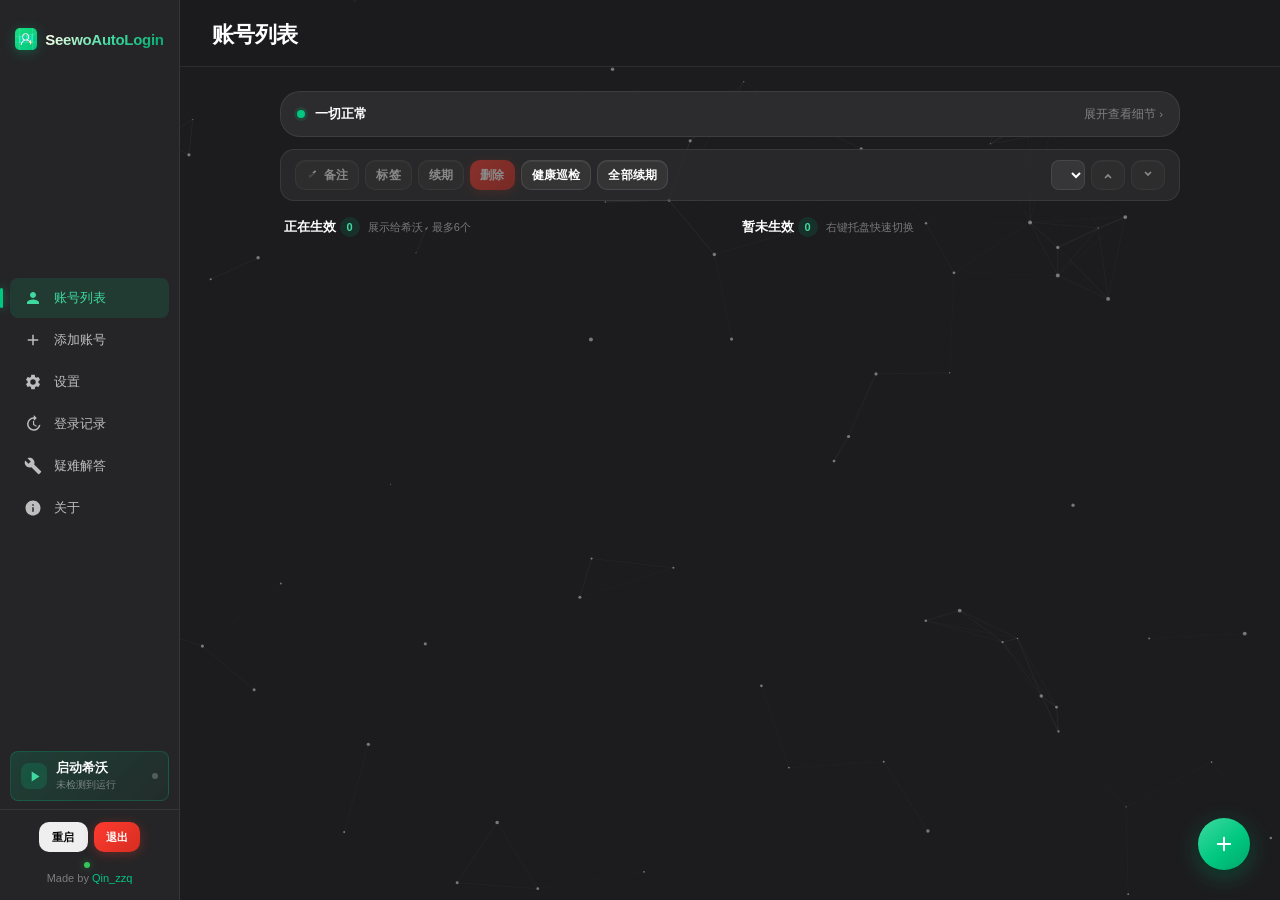
<file: frontend/index.html>
<!DOCTYPE html>
<html lang="zh-CN">
<head>
<meta charset="UTF-8">
<meta name="viewport" content="width=device-width,initial-scale=1.0">
<title>SeewoAutoLogin</title>
<link rel="stylesheet" href="styles.css">
</head>
<body>
<svg width="0" height="0" style="position:absolute" aria-hidden="true">
  <defs>
    <linearGradient id="brandGrad" x1="0" y1="0" x2="0.3" y2="1">
      <stop offset="0" stop-color="#5AB0FF"/>
      <stop offset="1" stop-color="#0A5FD8"/>
    </linearGradient>
  </defs>
  <symbol id="brandMark" viewBox="0 0 24 24">
    <image href="assets/app-icon.png" x="0" y="0" width="24" height="24"/>
  </symbol>
</svg>
<div id="app">
  <aside id="sidebar">
    <div class="brand">
      <svg class="brand-mark" width="22" height="22" aria-hidden="true"><use href="#brandMark"/></svg>
      <span class="brand-text">SeewoAutoLogin</span>
    </div>
    <nav>
      <div class="nav-hover" id="navHover"></div>
      <div class="nav-indicator" id="navIndicator"></div>
      <div class="nav-item active" data-page="accounts" onclick="navigate('accounts')">
        <svg width="18" height="18" viewBox="0 0 24 24" fill="currentColor"><path d="M12 12c2.21 0 4-1.79 4-4s-1.79-4-4-4-4 1.79-4 4 1.79 4 4 4zm0 2c-2.67 0-8 1.34-8 4v2h16v-2c0-2.66-5.33-4-8-4z"/></svg>
        <span data-i18n="accounts.sidebar">账号列表</span>
      </div>
      <div class="nav-item" id="navAdd" data-page="add" onclick="navigate('add')">
        <svg width="18" height="18" viewBox="0 0 24 24" fill="currentColor"><path d="M19 13h-6v6h-2v-6H5v-2h6V5h2v6h6v2z"/></svg>
        <span data-i18n="add.navAdd">添加账号</span>
      </div>
      <div class="nav-item" data-page="settings" onclick="navigate('settings')">
        <svg width="18" height="18" viewBox="0 0 24 24" fill="currentColor"><path d="M19.14 12.94c.04-.3.06-.61.06-.94 0-.32-.02-.64-.07-.94l2.03-1.58a.49.49 0 0 0 .12-.61l-1.92-3.32a.488.488 0 0 0-.59-.22l-2.39.96c-.5-.38-1.03-.7-1.62-.94L14.4 2.81a.488.488 0 0 0-.48-.41h-3.84c-.24 0-.43.17-.47.41l-.36 2.54c-.59.24-1.13.57-1.62.94l-2.39-.96c-.22-.08-.47 0-.59.22L2.74 8.87c-.12.21-.08.47.12.61l2.03 1.58c-.05.3-.07.63-.07.94s.02.64.07.94l-2.03 1.58a.49.49 0 0 0-.12.61l1.92 3.32c.12.22.37.29.59.22l2.39-.96c.5.38 1.03.7 1.62.94l.36 2.54c.05.24.24.41.48.41h3.84c.24 0 .44-.17.47-.41l.36-2.54c.59-.24 1.13-.56 1.62-.94l2.39.96c.22.08.47 0 .59-.22l1.92-3.32c.12-.22.07-.47-.12-.61l-2.01-1.58zM12 15.6A3.6 3.6 0 1 1 12 8.4a3.6 3.6 0 0 1 0 7.2z"/></svg>
        <span data-i18n="settings.sidebar">设置</span>
      </div>
      <div class="nav-item" data-page="history" onclick="navigate('history')">
        <svg width="18" height="18" viewBox="0 0 24 24" fill="currentColor"><path d="M13 3a9 9 0 1 0 8.94 10.06l-2.02.3A7 7 0 1 1 13 5v3l4-4-4-4v3zm-1 5v5l4.28 2.54.72-1.21-3.5-2.08V8H12z"/></svg>
        <span data-i18n="history.sidebar">登录记录</span>
      </div>
      <div class="nav-item" data-page="troubleshoot" onclick="navigate('troubleshoot')">
        <svg width="18" height="18" viewBox="0 0 24 24" fill="currentColor"><path d="M22.7 19l-9.1-9.1c.9-2.3.4-5-1.5-6.9-2-2-5-2.4-7.4-1.3L9 6 6 9 1.6 4.7C.4 7.1.9 10.1 2.9 12.1c1.9 1.9 4.6 2.4 6.9 1.5l9.1 9.1c.4.4 1 .4 1.4 0l2.3-2.3c.5-.4.5-1.1.1-1.4z"/></svg>
        <span data-i18n="troubleshoot.sidebar">疑难解答</span>
      </div>
      <div class="nav-item" data-page="about" onclick="navigate('about')">
        <svg width="18" height="18" viewBox="0 0 24 24" fill="currentColor"><path d="M12 2C6.48 2 2 6.48 2 12s4.48 10 10 10 10-4.48 10-10S17.52 2 12 2zm1 15h-2v-6h2v6zm0-8h-2V7h2v2z"/></svg>
        <span data-i18n="about.sidebar">关于</span>
      </div>
    </nav>
    <!-- 启动希沃：侧栏常驻的主动作。它不是导航（没有页面），所以放在导航之外 -->
    <div class="side-launch">
      <button class="launch-btn" id="launchSeewoBtn" type="button" data-i18n-title="troubleshoot.launchSeewoTip" title="打开希沃白板；已在运行就切到前台">
        <span class="launch-btn-icon" aria-hidden="true">
          <svg width="17" height="17" viewBox="0 0 24 24" fill="currentColor"><path d="M8 5v14l11-7z"/></svg>
        </span>
        <span class="launch-btn-text">
          <span class="launch-btn-title" data-i18n="troubleshoot.launchSeewo">启动希沃</span>
          <span class="launch-btn-sub" id="seewoRunText" data-i18n="troubleshoot.seewoIdle">未检测到运行</span>
        </span>
        <span class="launch-btn-dot" id="seewoRunDot" aria-hidden="true"></span>
      </button>
    </div>
    <div class="sidebar-footer">
      <div class="footer-actions">
        <button class="btn btn-small" onclick="send({type:'restart'})" data-i18n="app.sidebar">重启</button>
        <button class="btn btn-small btn-danger" onclick="send({type:'exit'})" data-i18n="app.sidebar-2">退出</button>
      </div>
      <div class="status-row">
        <span class="status-dot" id="statusDot"></span>
        <span class="status-text" id="accountCountText"></span>
      </div>
      <div class="update-badge" id="updateBadge" style="display:none" onclick="navigate('about')"></div>
      <div class="made-by">Made by <a class="author-link" id="madeByLink" role="link" tabindex="0">Qin_zzq</a></div>
    </div>
  </aside>
  <main id="main">
    <header id="pageHeader">
      <h1 id="pageTitle" data-i18n="app.pageTitle">账号列表</h1>
    </header>
    <div id="content">

      <!-- ===== ACCOUNTS PAGE (two-column) ===== -->
      <div id="page-accounts" class="page active">
        <div style="max-width:900px;margin:0 auto">
          <!-- 健康条：默认只给一句人话，异常时才展开细节 -->
          <div class="health-bar" id="healthBar">
            <span class="health-dot" id="healthDot"></span>
            <b id="healthText" data-i18n="accounts.healthText">正在检测…</b>
            <span class="health-hint" id="healthHint" data-i18n="accounts.healthHint">展开查看细节 ›</span>
          </div>
          <!-- Self-Check Bar -->
          <div class="selfcheck-bar" id="selfcheckBar">
            <div class="selfcheck-items" id="selfcheckItems">
              <span class="selfcheck-item" id="sc-gateway"><i class="sc-dot"></i><span class="sc-label" data-i18n="accounts.sc-gateway">SSO 网关</span><span class="sc-sub" data-i18n="accounts.sc-gateway-2">检测中…</span></span>
              <span class="selfcheck-item" id="sc-hosts"><i class="sc-dot"></i><span class="sc-label" data-i18n="accounts.sc-hosts">hosts 映射</span><span class="sc-sub" data-i18n="accounts.sc-hosts-2">检测中…</span></span>
              <span class="selfcheck-item" id="sc-admin"><i class="sc-dot"></i><span class="sc-label" data-i18n="accounts.sc-admin">管理员权限</span><span class="sc-sub" data-i18n="accounts.sc-admin-2">检测中…</span></span>
              <span class="selfcheck-item" id="sc-seewo"><i class="sc-dot"></i><span class="sc-label" data-i18n="accounts.sc-seewo">希沃进程</span><span class="sc-sub" data-i18n="accounts.sc-seewo-2">检测中…</span></span>
            </div>
            <span class="selfcheck-summary" id="healthSummary"></span>
            <span class="selfcheck-spacer"></span>
            <button class="btn btn-secondary btn-small" id="repairBtn" title="尝试修复 SSO 网关与 hosts 映射" data-i18n-title="accounts.repairBtn.title" data-i18n="accounts.repairBtn">一键修复</button>
          </div>
          <!-- Action Bar -->
          <div class="action-bar">
            <button class="btn btn-secondary action-btn" id="actEditName" disabled onclick="actEditName()">
              <svg width="12" height="12" viewBox="0 0 20 20" fill="currentColor"><path d="M15.53 2.47a.75.75 0 0 0-1.06 0l-8.47 8.47-.71 2.83 2.83-.71 8.47-8.47a.75.75 0 0 0 0-1.06l-1.06-1.06zM10.94 5L13 7.06 6.06 14l-.71.71.71-2.83L10.94 5z"/></svg><span data-i18n="accounts.actEditName">
              备注
            </span></button>
            <button class="btn btn-secondary action-btn" id="actEditTags" disabled title="修改选中账号的标签（逗号分隔，可用于分组筛选）" data-i18n-title="accounts.actEditTags.title" onclick="actEditTags()" data-i18n="accounts.actEditTags">标签</button>
            <button class="btn btn-secondary action-btn" id="actRenew" disabled title="用保存的凭据立刻为选中账号续期一次" data-i18n-title="accounts.actRenew.title" onclick="actRenew()" data-i18n="accounts.actRenew">续期</button>
            <button class="btn btn-danger action-btn" id="actDelete" disabled onclick="actDelete()" data-i18n="accounts.actDelete">删除</button>
            <button class="btn btn-secondary action-btn" id="actHealthCheck" title="检测每个账号的登录态是否仍然有效" data-i18n-title="accounts.actHealthCheck.title" data-i18n="accounts.actHealthCheck">健康巡检</button>
            <button class="btn btn-secondary action-btn" id="actRenewAll" title="用保存的凭据立刻把所有账号续期一遍" data-i18n-title="accounts.actRenewAll.title" data-i18n="accounts.actRenewAll">全部续期</button>
            <span style="flex:1"></span>
            <!-- 标签筛选：只影响列表显示，不会改动账号在生效区的真实顺序 -->
            <span class="tag-filter" id="tagFilterWrap">
              <select id="tagFilter" class="tag-filter-select" title="按标签筛选显示的账号" data-i18n-title="accounts.tagFilter.title"></select>
              <button class="tag-filter-clear" id="tagFilterClear" type="button" title="清除筛选" data-i18n-title="accounts.tagFilterClear.title" aria-label="清除筛选" data-i18n-aria-label="accounts.tagFilterClear.aria-label" style="display:none">×</button>
            </span>
            <button class="btn btn-secondary action-btn" id="actMoveUp" disabled title="上移" data-i18n-title="accounts.actMoveUp.title">
              <svg width="12" height="12" viewBox="0 0 10 10" fill="currentColor"><path d="M2 7l3-3 3 3-1 1-2-2-2 2-1-1z"/></svg>
            </button>
            <button class="btn btn-secondary action-btn" id="actMoveDown" disabled title="下移" data-i18n-title="accounts.actMoveDown.title">
              <svg width="12" height="12" viewBox="0 0 10 10" fill="currentColor"><path d="M8 3l-3 3-3-3 1-1 2 2 2-2 1 1z"/></svg>
            </button>
          </div>
          <!-- 筛选状态：明确当前筛的是哪个标签，并给一键清除入口 -->
          <div class="tag-filter-hint" id="tagFilterHint" style="display:none"></div>
          <!-- Two-Column Layout -->
          <div class="accounts-columns">
            <div class="column active-col">
              <div class="column-header">
                <span><span data-i18n="accounts.page-accounts">正在生效 </span><span class="badge-num" id="activeCount">0</span></span>
                <span class="column-sub" id="activeLimitHint" data-i18n="accounts.activeLimitHint">展示给希沃 · 最多6个</span>
              </div>
              <div id="activeList" class="column-list"></div>
            </div>
            <div class="column inactive-col">
              <div class="column-header">
                <span><span data-i18n="accounts.page-accounts-2">暂未生效 </span><span class="badge-num" id="inactiveCount">0</span></span>
                <span class="column-sub" data-i18n="accounts.page-accounts-3">右键托盘快速切换</span>
              </div>
              <div id="inactiveList" class="column-list"></div>
            </div>
          </div>
          <div id="emptyState" style="display:none;text-align:center;padding:40px 0">
            <div class="empty-icon">
              <svg width="48" height="48" viewBox="0 0 24 24" fill="#525252"><path d="M12 12c2.21 0 4-1.79 4-4s-1.79-4-4-4-4 1.79-4 4 1.79 4 4 4zm0 2c-2.67 0-8 1.34-8 4v2h16v-2c0-2.66-5.33-4-8-4z"/></svg>
            </div>
            <div class="empty-text" style="margin-top:10px" data-i18n="accounts.emptyState">暂无账号</div>
          </div>
        </div>

      </div>

      <!-- ===== ADD ACCOUNT PAGE：双圆钮 + 展开 ===== -->
      <div id="page-add" class="page">
        <div class="addwrap" id="addwrap">

          <!-- 左：账号密码 -->
          <div class="side" id="sidePw">
            <div class="circle" id="cirPw">
              <svg viewBox="0 0 24 24"><path d="M12 12a4 4 0 100-8 4 4 0 000 8zm0 2c-2.7 0-8 1.3-8 4v2h16v-2c0-2.7-5.3-4-8-4z"/></svg>
            </div>
            <div class="lbl"><span data-i18n="add.sidePw">账号密码</span><span class="side-tag" data-i18n="add.sidePw-2">推荐</span>
              <small><span data-i18n="add.sidePw-3">密码存在本机，凭据过期时会自动重新登录</span><br><span class="note-good" data-i18n="add.sidePw-4">不受关机时间影响</span></small>
            </div>
            <div class="panel">
              <div class="form-group"><label data-i18n="add.sidePw-5">显示名称</label><input type="text" id="displayNameInput" class="input" placeholder="可选" data-i18n-placeholder="app.text.placeholder"></div>
              <div class="form-group"><label data-i18n="add.sidePw-6">手机号 / 用户名</label><input type="text" id="usernameInput" class="input" placeholder="必填" data-i18n-placeholder="app.text.placeholder-2"></div>
              <div class="form-group"><label data-i18n="add.sidePw-7">密码</label><input type="password" id="passwordInput" class="input" placeholder="必填" data-i18n-placeholder="app.text.placeholder-3"></div>
              <div id="loginStatus" class="status-msg" style="margin-top:0"></div>
              <button class="btn btn-primary" onclick="handleLogin()" style="width:100%;height:40px" data-i18n="add.sidePw-8">登录并保存</button>
              <div class="fold" id="foldBatch">
                <button class="btn btn-secondary" style="width:100%;height:38px" data-i18n="add.foldBatch">批量导入</button>
                <div class="foldbody">
                  <div class="batch-import" id="batchImportSection">
                    <textarea id="batchImportText" class="input batch-textarea" rows="6" spellcheck="false" placeholder="每行一个账号，格式：账号,密码,备注" data-i18n-placeholder="add.batchImportText.placeholder"></textarea>
                    <div class="batch-import-actions">
                      <button class="btn btn-primary" id="batchImportBtn" data-i18n="add.batchImportBtn">批量导入</button>
                      <button class="btn btn-secondary" id="importCsvBtn" title="从 CSV 文件导入，自动识别 UTF-8 / GBK 编码" data-i18n-title="add.importCsvBtn.title" data-i18n="add.importCsvBtn">选择 CSV 文件导入</button>
                    </div>
                    <div class="batch-import-hint" data-i18n="add.batchImportSection">CSV 字段顺序为「账号,密码,备注」，备注可省略；带表头的文件会自动跳过第一行。用户名相同的账号会被更新，不会重复添加。</div>
                    <div id="batchImportResult" class="batch-result"></div>
                  </div>
                </div>
              </div>
            </div>
          </div>

          <!-- 右：扫码登录 -->
          <div class="side" id="sideQr">
            <div class="circle" id="cirQr">
              <svg viewBox="0 0 24 24"><path d="M3 7V5a2 2 0 012-2h2M17 3h2a2 2 0 012 2v2M21 17v2a2 2 0 01-2 2h-2M7 21H5a2 2 0 01-2-2v-2M12 12h.01"/></svg>
            </div>
            <div class="lbl"><span data-i18n="add.sideQr">扫码登录
              </span><small><span data-i18n="add.sideQr-2">用希沃 App 扫一下就好，不用记密码</span><br><span class="note-warn" data-i18n="add.sideQr-3">但凭据长时间不开程序可能失效</span></small>
            </div>
            <div class="panel">
              <div class="qrmini">
                <div class="qrcol">
                  <div class="qrframe" id="qrframe">
                    <img id="qrImage" class="qrpat" width="200" height="200" style="display:none">
                    <div class="qrph" id="qrPlaceholder"></div>
                    <div class="qrmask" id="qrmask"><button class="startbtn" id="startQrBtn" data-i18n="add.startQrBtn">开始扫码</button></div>
                    <div class="qrspin" id="qrspin" style="display:none"><div class="spin"></div></div>
                    <div class="qrtick2" id="qrtick2"><svg viewBox="0 0 72 72"><circle cx="36" cy="36" r="26"/><path d="M24 37l9 9 17-19"/></svg></div>
                  </div>
                  <div id="qrStatus" class="qr-status"></div>
                  <div id="qrCountdown" class="qr-countdown"></div>
                </div>
                <div class="qrside">
                  <div class="step"><div class="n">1</div><div class="t"><b data-i18n="add.sideQr-4">打开希沃 App</b><span data-i18n="add.sideQr-5">在手机上找到「扫一扫」</span></div></div>
                  <div class="step"><div class="n">2</div><div class="t"><b data-i18n="add.sideQr-6">扫描左侧二维码</b><span data-i18n="add.sideQr-7">二维码 120 秒后自动刷新</span></div></div>
                  <div class="step"><div class="n">3</div><div class="t"><b data-i18n="add.sideQr-8">在手机上确认登录</b><span data-i18n="add.sideQr-9">确认后这里会自动跳转</span></div></div>
                  <div style="display:flex;gap:8px;margin-top:14px">
                    <button id="refreshQrBtn" class="btn btn-secondary" style="display:none" data-i18n="add.refreshQrBtn">刷新</button>
                    <button id="cancelQrBtn" class="btn btn-secondary" style="display:none" onclick="send({type:'cancel-qr'})" data-i18n="add.cancelQrBtn">取消</button>
                  </div>
                </div>
              </div>
              <div class="qr-note">
                <div class="qr-note-row">
                  <span class="qr-note-label" data-i18n="add.qrTipLabel">提示</span>
                  <span><span data-i18n="add.qrTipPrefix">扫码登录的账号总是过期？试试</span><a class="inline-link" id="qrTipSwitch" role="link" tabindex="0" data-i18n="add.qrTipAction">密码登录</a><span data-i18n="add.qrTipSuffix">！</span></span>
                </div>
              </div>
            </div>
          </div>

        </div>
      </div>

      <!-- ===== SETTINGS PAGE ===== -->
      <div id="page-settings" class="page">
        <div class="settings-layout">
          <aside class="settings-nav">
            <input id="settingsSearch" class="input settings-search" placeholder="搜索设置…" data-i18n-placeholder="settings.search">
            <div class="settings-nav-item active" data-group="general"><span data-i18n="settings.tab.general">常规</span></div>
            <div class="settings-nav-item" data-group="appearance"><span data-i18n="settings.tab.appearance">外观</span></div>
            <div class="settings-nav-item" data-group="security"><span data-i18n="settings.tab.security">安全</span></div>
            <div class="settings-nav-item" data-group="update"><span data-i18n="settings.tab.update">更新</span></div>
            <div class="settings-nav-item" data-group="data"><span data-i18n="settings.tab.data">数据</span></div>
            <div class="settings-nav-item" data-group="advanced"><span data-i18n="settings.tab.advanced">高级</span></div>
            <div class="settings-nav-item danger" data-group="danger"><span data-i18n="settings.tab.danger">危险</span></div>
          </aside>
          <div class="settings-pane" id="settingsPane">
        <!-- 1 启动与运行 -->
        <div class="card" data-group="general">
          <h2 class="card-title" data-i18n="settings.page-settings">启动与运行</h2>
          <div class="card-desc" data-i18n="settings.page-settings-2">程序怎么启动、窗口怎么显示</div>
          <label class="checkbox-row"><input type="checkbox" id="autoStartCheck"><span data-i18n="settings.page-settings-3">开机自启</span></label>
          <label class="checkbox-row"><input type="checkbox" id="minimizeToTrayCheck"><span data-i18n="settings.page-settings-4">关闭时最小化到托盘</span></label>
          <label class="checkbox-row"><input type="checkbox" id="startMinimizedCheck"><span data-i18n="settings.page-settings-5">启动时不显示主界面</span></label>
          <label class="checkbox-row"><input type="checkbox" id="restoreHostsOnExitCheck"><span data-i18n="settings.page-settings-6">退出时恢复 hosts 映射</span></label>
          <label class="checkbox-row"><input type="checkbox" id="autoRepairCheck"><span data-i18n="settings.page-settings-7">自动修复</span></label>
          <div style="font-size:12px;color:#d7d7d7;margin:4px 0 10px 0" data-i18n="settings.page-settings-8">开启后程序启动与运行期间定时自检：hosts 缺失自动重建、网关异常自动重启、端口被 EasiAgent 占用时自动接管、开自启缺失自动重建，无需打开主界面。</div>
          <div style="font-size:12px;color:#d7d7d7;margin:4px 0 10px 0" data-i18n="settings.page-settings-9">开启后每次退出都会删除本程序写入的 local.id.seewo.com 映射，避免残留；下次启动会自动重新写入（需要管理员权限时可能失败）。</div>
          <hr class="divider">
          <label class="checkbox-row"><input type="checkbox" id="rotationEnabledCheck"><span data-i18n="settings.page-settings-10">启用用户列表轮换</span></label>
          <div style="display:flex;align-items:center;gap:8px;margin-top:10px">
            <span style="color:#d7d7d7;font-size:13px" data-i18n="settings.page-settings-11">每组用户数：</span>
            <select id="rotationGroupSize" class="input" style="width:80px"><option value="4">4</option><option value="6">6</option></select>
          </div>
        </div>
        <!-- 2 外观与显示 -->
        <div class="card" data-group="appearance">
          <h2 class="card-title" data-i18n="settings.page-settings-12">外观与显示</h2>
          <div class="card-desc" data-i18n="settings.page-settings-13">希沃界面上的提示与动效</div>
          <label class="checkbox-row"><input type="checkbox" id="autoShowOverlayCheck"><span data-i18n="settings.page-settings-14">希沃打开但未登录时自动显示切换遮罩</span></label>
          <div style="font-size:12px;color:#d7d7d7;margin:4px 0 10px 0" data-i18n="settings.page-settings-15">关闭后仅在托盘菜单「显示遮罩」手动触发</div>
          <label class="checkbox-row"><input type="checkbox" id="particleToggle" checked><span data-i18n="settings.page-settings-16">粒子背景</span></label>
          <label class="checkbox-row"><input type="checkbox" id="perfModeCheck"><span data-i18n="settings.page-settings-17">性能模式</span></label>
          <div style="font-size:12px;color:#d7d7d7;margin:4px 0 10px 0" data-i18n="settings.page-settings-18">开启后关掉耗性能的界面动效：粒子背景、毛玻璃、开场动画、卡片入场与页面切换过渡、提醒的滑入滑出等，界面改为「直接出现」。适合教室一体机或较老的机器；不影响任何功能，只是少一些观感。</div>
          <div style="display:flex;gap:8px;margin-top:10px">
            <button class="btn btn-secondary" onclick="send({type:'toggle-overlay'})" data-i18n="settings.page-settings-19">显示切换遮罩</button>
          </div>
        </div>
        <!-- 3 安全 -->
        <div class="card" data-group="security">
          <h2 class="card-title" data-i18n="settings.page-settings-20">安全</h2>
          <div class="card-desc" data-i18n="settings.page-settings-21">一台设备多人使用时，避免别人点开你的账号</div>
          <label class="checkbox-row"><input type="checkbox" id="usePasswordCheck"><span data-i18n="settings.page-settings-22">使用密码保护应用设置</span></label>
          <div id="passwordPanel" style="display:none;margin-top:10px">
            <div style="display:flex;gap:8px">
              <input type="password" id="newPasswordInput" class="input" style="width:200px" placeholder="新密码" data-i18n-placeholder="app.text.placeholder-4">
              <button class="btn btn-secondary" onclick="setPassword()" data-i18n="settings.passwordPanel">设置密码</button>
              <button class="btn btn-secondary" onclick="clearPassword()" data-i18n="settings.passwordPanel-2">清除密码</button>
            </div>
            <div id="passwordStatus" style="font-size:12px;margin-top:8px;color:#d7d7d7"></div>
          </div>
          <hr class="divider">
          <label class="checkbox-row"><input type="checkbox" id="useSwitchPinCheck"><span data-i18n="settings.page-settings-23">切换账号前需要输入口令</span></label>
          <div id="switchPinPanel" style="display:none;margin-top:10px">
            <div style="display:flex;gap:8px;flex-wrap:wrap">
              <input type="password" id="newSwitchPinInput" class="input" style="width:200px" placeholder="新口令（至少 4 位）" data-i18n-placeholder="app.text.placeholder-5">
              <button class="btn btn-secondary" onclick="setSwitchPin()" data-i18n="settings.switchPinPanel">设置口令</button>
              <button class="btn btn-secondary" onclick="clearSwitchPin()" data-i18n="settings.switchPinPanel-2">清除口令</button>
            </div>
            <div id="switchPinStatus" style="font-size:12px;margin-top:8px;color:#d7d7d7"></div>
          </div>
        </div>
        <!-- 4 更新 -->
        <div class="card" data-group="update">
          <h2 class="card-title" data-i18n="settings.page-settings-24">更新</h2>
          <div class="card-desc" data-i18n="settings.page-settings-25">新版本怎么检查和安装</div>
          <label class="checkbox-row"><input type="checkbox" id="autoCheckUpdateCheck"><span data-i18n="settings.page-settings-26">启动时自动检查更新</span></label>
          <div style="font-size:12px;color:#d7d7d7;margin:4px 0 10px 0" data-i18n="settings.page-settings-27">默认使用 GitHub 官方接口（api.github.com），失败时回退 jsDelivr 只读取版本号；下载地址会自动择优。</div>
          <label class="checkbox-row"><input type="checkbox" id="autoInstallUpdateSettingsCheck" checked><span data-i18n="settings.page-settings-28">后台静默更新</span></label>
          <div style="font-size:12px;color:#d7d7d7;margin:4px 0 10px 0" data-i18n="settings.page-settings-29">开启后：发现新版本会后台自动下载，校验通过即静默安装并自动重启回托盘；更新后自动接管希沃快捷登录，不弹安装向导。</div>
          <div style="display:flex;flex-wrap:wrap;gap:8px">
            <button class="btn btn-secondary" onclick="checkUpdate()" data-i18n="settings.page-settings-30">立即检查更新</button>
            <button class="btn btn-secondary" onclick="send({type:'open-update-page', url:''})" data-i18n="settings.page-settings-31">打开发布页</button>
          </div>
          <div id="settingsUpdateStatus" class="update-status"></div>
        </div>
        <!-- 5 数据与迁移 -->
        <div class="card" data-group="data">
          <h2 class="card-title" data-i18n="settings.page-settings-32">数据与迁移</h2>
          <div class="card-desc" data-i18n="settings.page-settings-33">换电脑、备份，或者从旧机器搬过来</div>
          <div style="display:flex;flex-wrap:wrap;gap:8px">
            <button class="btn btn-primary" onclick="send({type:'export-package'})" data-i18n="settings.exportPackage">导出配置包（.swalcfg）</button>
            <button class="btn btn-secondary" onclick="send({type:'import-package'})" data-i18n="settings.importPackage">导入配置包</button>
          </div>
          <div style="font-size:12px;color:#d7d7d7;margin-top:10px" data-i18n="settings.page-settings-38">卸载或迁移前请运行卸载程序，避免残留 hosts 映射与开机自启任务。</div>
          <hr class="divider">
          <div style="font-size:12px;color:#d7d7d7;margin:4px 0 10px 0" data-i18n="settings.page-settings-39">查看应用保存的配置备份，可恢复到指定时间点（恢复会覆盖当前配置）</div>
          <button class="btn btn-secondary" id="listBackupsBtn" data-i18n="settings.listBackupsBtn">查看备份</button>
          <div id="backupList" class="backup-list"></div>
        </div>
        <!-- 6 维护与诊断 -->
        <div class="card" data-group="advanced">
          <h2 class="card-title" data-i18n="settings.page-settings-40">维护与诊断</h2>
          <div class="card-desc" data-i18n="settings.page-settings-41">出问题时把现场留给我，或者重看一遍教程</div>
          <p style="color:#d7d7d7;font-size:12px;margin:0 0 12px 0" data-i18n="settings.page-settings-42">第一次用？30 秒看完教程就知道账号怎么加、希沃那边会变成什么样。教程可以随时重看。</p>
          <div style="display:flex;flex-wrap:wrap;gap:8px">
            <button class="btn btn-secondary" id="startTourBtn" data-i18n="settings.startTourBtn">显示使用教程</button>
            <button class="btn btn-secondary" id="exportDiagnosticsBtn" onclick="send({type:'export-diagnostics'});var s=document.getElementById('diagnosticsStatus');if(s)s.textContent='正在收集…'" data-i18n="settings.exportDiagnosticsBtn">导出诊断包</button>
            <button class="btn btn-secondary" onclick="send({type:'open-log-viewer'})" data-i18n="settings.page-settings-44">查看日志</button>
            <button class="btn btn-secondary" onclick="send({type:'open-diagnostic'})" data-i18n="settings.page-settings-45">一键诊断</button>
          </div>
          <div id="diagnosticsStatus" style="font-size:12px;margin-top:10px;color:var(--text-tertiary);line-height:1.6"></div>
          <div id="credentialLifetime" style="display:none;font-size:12px;margin-top:12px;color:var(--text-tertiary);line-height:1.6"></div>
        </div>
        <!-- 7 危险操作 -->
        <div class="card card-danger" data-group="danger">
          <h2 class="card-title" data-i18n="settings.page-settings-46">危险操作</h2>
          <div class="card-desc" data-i18n="settings.page-settings-47">不可撤销，请确认后再执行</div>
          <div style="display:flex;flex-wrap:wrap;gap:8px;align-items:center">
            <button class="btn btn-danger" id="factoryResetBtn" data-i18n="settings.factoryResetBtn">恢复出厂设置</button>
            <span style="font-size:12px;color:#d7d7d7" data-i18n="settings.page-settings-48">会清空所有账号、扫码凭据与全部设置</span>
          </div>
          <div id="factoryResetStatus" style="font-size:12px;margin-top:10px;color:var(--text-tertiary);line-height:1.6"></div>
        </div>
        <!-- 8 调试 -->
        <div class="card" data-group="advanced">
          <h2 class="card-title" data-i18n="settings.page-settings-49">调试</h2>
          <div class="card-desc" data-i18n="settings.page-settings-50">排查问题时用，平时可以不管</div>
          <div style="display:flex;flex-wrap:wrap;gap:8px">
            <button class="btn btn-secondary" onclick="send({type:'refresh-debug'})" data-i18n="settings.page-settings-51">刷新希沃状态</button>
            <button class="btn btn-secondary" onclick="debugUpgradeNotice()" title="预览「升级完成」提醒的样子与动效，只显示一次，不影响更新状态" data-i18n-title="settings.page-settings.title" data-i18n="settings.page-settings-52">显示升级提醒</button>
            <button class="btn btn-secondary" onclick="debugDesktopNotice()" title="预览桌面级提醒窗口（独立于主界面，托盘常驻时也会出现）" data-i18n-title="settings.page-settings.title-2" data-i18n="settings.page-settings-53">桌面提醒预览</button>
          </div>
          <div style="font-size:12px;color:#d7d7d7;margin:10px 0 0 0" data-i18n="settings.page-settings-54">「显示升级提醒」只是预览：它会用当前记录的版本信息弹一次右下角提醒，不会改动任何更新状态。真实的提醒只在后台自动更新完成后的第一次打开主界面时出现。</div>
          <div id="debugInfo" style="margin-top:10px;font-size:12px;color:var(--text-tertiary);line-height:1.6">
            <div><span data-i18n="settings.debugInfo">希沃状态: </span><span id="seewoStatus" data-i18n="settings.seewoStatus">检测中...</span></div>
          </div>
        </div>
          </div>
        </div>
      </div>

      <!-- ===== HISTORY PAGE ===== -->
      <div id="page-history" class="page">
        <div class="card" style="max-width:820px;margin:0 auto">
          <h2 class="card-title" data-i18n="history.page-history">登录记录</h2>
          <div class="card-desc" data-i18n="history.page-history-2">哪个账号、什么时候登录过、是谁触发的、成功还是失败</div>
          <div style="display:flex;flex-wrap:wrap;gap:8px;align-items:center">
            <select id="loginHistoryAccount" class="input" style="max-width:220px;margin:0"><option value="" data-i18n="history.loginHistoryAccount">全部账号</option></select>
            <select id="loginHistorySource" class="input" style="max-width:150px;margin:0">
              <option value="" data-i18n="history.loginHistorySource">全部来源</option>
              <option value="failed" data-i18n="history.loginHistorySource-2">只看失败</option>
              <option value="seewo" data-i18n="history.loginHistorySource-3">希沃登录</option>
              <option value="keepalive" data-i18n="history.loginHistorySource-4">自动续期</option>
              <option value="password" data-i18n="history.loginHistorySource-5">密码登录</option>
              <option value="qr" data-i18n="history.loginHistorySource-6">扫码登录</option>
              <option value="new-account" data-i18n="history.loginHistorySource-7">新建账号</option>
            </select>
            <button class="btn btn-secondary" id="loginHistoryRefresh" data-i18n="history.loginHistoryRefresh">刷新</button>
            <button class="btn btn-secondary" id="loginHistoryClear" data-i18n="history.loginHistoryClear">清空记录</button>
          </div>
          <div id="loginHistoryList" class="login-history"><div class="backup-empty" data-i18n="history.loginHistoryList">加载中…</div></div>
        </div>
      </div>

      <!-- ===== ABOUT PAGE ===== -->
      <div id="page-about" class="page">
        <div class="card" style="max-width:480px;margin:0 auto;text-align:center">
          <svg width="58" height="58" viewBox="0 0 24 24" aria-hidden="true"><use href="#brandMark"/></svg>
          <h1 class="gradient-title" style="font-size:22px;font-weight:bold;margin:10px 0 0 0">Seewo Autologin</h1>
          <p style="color:#d7d7d7;font-size:13px;margin:6px 0 0 0" data-i18n="about.page-about">希沃白板 SSO 快捷登录服务</p>
          <hr class="divider" style="margin:20px 0">
          <p style="font-size:12px;color:#d7d7d7;margin:4px 0"><span data-i18n="about.page-about-2">版本:</span><span id="appVersion" style="margin-left:5px">-</span><span id="appBuildDate" style="margin-left:8px;color:#8a8a8a"></span></p>
          <p class="credit-dim" data-i18n="about.page-about-3">灵感提供：CJKmkp</p>
          <p style="font-size:12px;color:#d7d7d7;margin:4px 0"><span data-i18n="about.page-about-4">作者：</span><a class="author-link" id="authorLink" role="link" tabindex="0">Qin_zzq</a></p>
          <hr class="divider" style="margin:20px 0">
          <div style="display:flex;gap:8px;justify-content:center;flex-wrap:wrap">
            <button class="btn btn-secondary" id="checkUpdateBtn" onclick="checkUpdate()" data-i18n="about.checkUpdateBtn">检查更新</button>
            <button class="btn btn-secondary" id="openRepoBtn" data-i18n="about.openRepoBtn">GitHub 仓库</button>
          <button class="btn btn-secondary" id="openSiteBtn" data-i18n="about.openSiteBtn">项目主页</button>
            <button class="btn btn-primary" id="downloadUpdateBtn" style="display:none" onclick="openUpdatePage()" data-i18n="about.downloadUpdateBtn">下载新版本</button>
            <button class="btn btn-secondary" id="cancelDownloadBtn" style="display:none" data-i18n="about.cancelDownloadBtn">取消下载</button>
            <!-- 下载源全都走不通时才出现：由用户自己决定什么时候打开浏览器 -->
            <button class="btn btn-secondary" id="manualDownloadBtn" style="display:none" onclick="openManualDownload()" data-i18n="about.manualDownloadBtn">手动下载</button>
          </div>
          <div id="updateStatus" class="update-status"></div>
          <!-- 下载进度条：前台下载与后台静默下载共用同一条 -->
          <div id="updateProgressWrap" class="update-progress" style="display:none"><div id="updateProgressBar"></div></div>
          <!-- 下载完成后的静默升级开关：与「设置 → 更新」里的同名开关共用同一份配置 -->
          <label class="checkbox-row" style="justify-content:center;margin:12px 0 0 0">
            <input type="checkbox" id="autoInstallUpdateCheck" checked>
            <span data-i18n="about.page-about-5">后台静默更新</span>
          </label>
          <div style="font-size:12px;color:#d7d7d7;margin:6px 0 0 0" data-i18n="about.page-about-6">发现新版本会自动后台下载并静默安装，完成后自动重启回托盘；关闭后需手动下载安装</div>
          <p class="terms-note"><span data-i18n="about.page-about-7">当您使用此软件时，则默认您已经阅读并同意 </span><a id="termsLink" role="link" tabindex="0" data-i18n="about.termsLink">《用户协议》</a></p>
        </div>
      </div>

      <!-- ===== TROUBLESHOOT PAGE ===== -->
      <div id="page-troubleshoot" class="page">
        <div class="ts-wrap">

          <div class="card ts-intro">
            <div class="ts-intro-text">
              <h2 class="card-title" data-i18n="troubleshoot.title">疑难解答</h2>
              <div class="card-desc" data-i18n="troubleshoot.desc">先让程序给自己体检一遍。标红的那一项点一下就修。</div>
            </div>
            <button class="btn btn-secondary" id="tsRefreshBtn" data-i18n="troubleshoot.refresh">重新体检</button>
          </div>

          <div class="card">
            <div class="ts-head">
              <h3 class="ts-h3" data-i18n="troubleshoot.checkTitle">自动体检</h3>
              <span class="ts-summary" id="tsSummary"></span>
            </div>
            <div id="tsCheckList" class="ts-checks">
              <div class="ts-empty" data-i18n="troubleshoot.checking">正在体检…</div>
            </div>
          </div>

          <div class="card">
            <div class="ts-head">
              <h3 class="ts-h3" data-i18n="troubleshoot.faqTitle">常见问题</h3>
            </div>
            <div class="card-desc" data-i18n="troubleshoot.faqDesc">按你遇到的情况对号入座，每条都写了原因和做法。</div>
            <div id="tsFaq" class="ts-faq"></div>
          </div>

          <div class="card ts-report">
            <div class="ts-report-text">
              <h3 class="ts-h3" data-i18n="troubleshoot.reportTitle">还是没解决？</h3>
              <p class="ts-report-desc" data-i18n="troubleshoot.reportDesc">去 GitHub 提 issue。点按钮会先把版本、系统、自检结果复制到剪贴板，粘贴进正文即可，不用你手抄版本号。</p>
            </div>
            <div class="ts-report-actions">
              <button class="btn btn-secondary" id="tsCopyBtn" data-i18n="troubleshoot.copyReport">复制环境摘要</button>
              <button class="btn btn-primary" id="tsIssueBtn" data-i18n="troubleshoot.openIssue">在 GitHub 提 Issue</button>
            </div>
          </div>

        </div>
      </div>
    </div>
  </main>
</div>

        <!-- 新增账号：蓝色加号悬浮按钮 + 二级菜单 -->
        <div class="fab-group" id="fabGroup">
          <div class="fab-menu" id="fabMenu" style="display:none">
            <button class="fab-item" onclick="navigateToAdd()" title="用账号密码登录并保存" data-i18n-title="app.fabMenu.title">
              <span class="fab-item-text">
                <b data-i18n="app.fabMenu">密码添加</b>
                <i data-i18n="app.fabMenu-2">账号密码登录</i>
              </span>
              <span class="fab-item-icon">
                <svg width="17" height="17" viewBox="0 0 24 24" fill="none" stroke="currentColor" stroke-width="1.7" stroke-linecap="round" stroke-linejoin="round">
                  <path d="M2.6 17.4A2 2 0 0 0 2 18.8V21a1 1 0 0 0 1 1h3a1 1 0 0 0 1-1v-1a1 1 0 0 1 1-1h1a1 1 0 0 0 1-1v-1a1 1 0 0 1 1-1h.2a2 2 0 0 0 1.4-.6l.8-.8a6.5 6.5 0 1 0-4-4z"/>
                  <circle cx="16.5" cy="7.5" r="0.6" fill="currentColor" stroke="none"/>
                </svg>
              </span>
            </button>
            <button class="fab-item" onclick="navigateToAdd()" title="使用希沃App扫码登录" data-i18n-title="app.fabMenu.title-2">
              <span class="fab-item-text">
                <b data-i18n="app.fabMenu-3">扫码添加</b>
                <i data-i18n="app.fabMenu-4">希沃App扫码</i>
              </span>
              <span class="fab-item-icon">
                <svg width="17" height="17" viewBox="0 0 24 24" fill="none" stroke="currentColor" stroke-width="1.7" stroke-linecap="round" stroke-linejoin="round">
                  <rect x="3" y="3" width="7" height="7" rx="1.6"/>
                  <rect x="14" y="3" width="7" height="7" rx="1.6"/>
                  <rect x="3" y="14" width="7" height="7" rx="1.6"/>
                  <path d="M14 14h2.5v2.5H14zM18.5 18.5H21V21h-2.5z"/>
                </svg>
              </span>
            </button>
          </div>
          <button class="fab" id="fabBtn" aria-label="添加账号" data-i18n-aria-label="app.fabBtn.aria-label" aria-expanded="false" onclick="navigateToAdd()">
            <svg width="22" height="22" viewBox="0 0 24 24" fill="none" stroke="currentColor" stroke-width="2.2" stroke-linecap="round"><path d="M12 5.2v13.6M5.2 12h13.6"/></svg>
          </button>
        </div>
<!-- 用户协议：全屏弹窗（正文由 C# 从嵌入资源下发，与欢迎界面的协议页共用同一份） -->
<div id="termsOverlay" class="terms-overlay" hidden>
  <div class="terms-panel">
    <div class="terms-head">
      <h2 id="termsTitle" data-i18n="app.termsTitle">用户协议</h2>
      <button class="btn btn-secondary" id="termsCloseBtn" type="button" data-i18n="app.termsCloseBtn">关闭</button>
    </div>
    <div class="terms-body" id="termsBody"></div>
  </div>
</div>
<!-- Lock Overlay -->
<div id="lockOverlay" class="overlay" style="display:none">
  <div class="overlay-box">
    <svg width="40" height="40" viewBox="0 0 24 24" fill="#525252"><path d="M18 8h-1V6c0-2.76-2.24-5-5-5S7 3.24 7 6v2H6c-1.1 0-2 .9-2 2v10c0 1.1.9 2 2 2h12c1.1 0 2-.9 2-2V10c0-1.1-.9-2-2-2zm-6 9c-1.1 0-2-.9-2-2s.9-2 2-2 2 .9 2 2-.9 2-2 2zm3.1-9H8.9V6c0-1.71 1.39-3.1 3.1-3.1s3.1 1.39 3.1 3.1v2z"/></svg>
    <h2 style="color:#fff;font-size:18px;margin:12px 0 16px 0" data-i18n="app.lockOverlay">请输入密码</h2>
    <input type="password" id="unlockPasswordInput" class="input" style="width:100%;margin-bottom:12px">
    <button class="btn btn-primary" onclick="unlockApp()" style="width:100%" data-i18n="app.lockOverlay-2">解锁</button>
    <div id="unlockStatus" style="font-size:12px;color:#ff4b4b;margin-top:12px"></div>
  </div>
</div>
<!-- 使用教程：聚光灯引导 -->
<div id="tourOverlay" class="tour-overlay" hidden>
  <div class="tour-mask" id="tourMask"></div>
  <div class="tour-ring" id="tourRing"></div>
  <div class="tour-card" id="tourCard">
    <div class="tour-step" id="tourStep"></div>
    <div class="tour-title" id="tourTitle"></div>
    <div class="tour-text" id="tourText"></div>
    <div class="tour-media" id="tourMedia"></div>
    <div class="tour-actions">
      <button class="btn btn-secondary btn-small" id="tourSkipBtn" data-i18n="app.tourSkipBtn">跳过教程</button>
      <span class="tour-hint" id="tourHint" data-i18n="app.tourHint">点击任意地方继续</span>
      <button class="btn btn-secondary btn-small" id="tourPrevBtn" style="display:none" data-i18n="app.tourPrevBtn">上一步</button>
      <button class="btn btn-primary btn-small" id="tourNextBtn" data-i18n="app.tourNextBtn">下一步</button>
    </div>
  </div>
</div>
<!-- 升级完成提醒：后台自动更新后第一次打开主界面时从右下角滑入，10 秒后自动滑出 -->
<div id="upgradeNotice" class="upgrade-notice" hidden aria-live="polite">
  <div class="upgrade-card">
    <div class="upgrade-rail"></div>
    <div class="upgrade-head">
      <span class="upgrade-badge">
        <svg width="15" height="15" viewBox="0 0 24 24" fill="none" stroke="currentColor" stroke-width="2.1" stroke-linecap="round" stroke-linejoin="round" aria-hidden="true"><path d="M12 19V5M5.5 11.5 12 5l6.5 6.5"/></svg>
      </span>
      <span class="upgrade-title" id="upgradeTitle" data-i18n="app.upgradeTitle">升级完成</span>
      <button class="upgrade-x" id="upgradeNoticeClose" type="button" title="关闭" data-i18n-title="app.upgradeNoticeClose.title" aria-label="关闭" data-i18n-aria-label="app.upgradeNoticeClose.aria-label">×</button>
    </div>
    <div class="upgrade-versions">
      <span class="uv-chip uv-from" id="upgradeFrom">v0.0.0</span>
      <span class="uv-arrow" aria-hidden="true">
        <svg width="16" height="10" viewBox="0 0 16 10" fill="none" stroke="currentColor" stroke-width="1.6" stroke-linecap="round" stroke-linejoin="round"><path d="M1 5h13M10.5 1.5 14 5l-3.5 3.5"/></svg>
      </span>
      <span class="uv-chip uv-to" id="upgradeTo">v0.0.0</span>
    </div>
    <div class="upgrade-meta">
      <span id="upgradeTime"></span>
      <span class="upgrade-author">Made by <b>Qin_zzq</b></span>
    </div>
    <div class="upgrade-actions">
      <button class="btn btn-primary upgrade-btn" id="upgradeNoticeOk" type="button" data-i18n="app.upgradeNoticeOk">知道了</button>
      <button class="btn btn-secondary upgrade-btn" id="upgradeNoticeChangelog" type="button" data-i18n="app.upgradeNoticeChangelog">更新内容</button>
    </div>
    <div class="upgrade-timer"><i id="upgradeTimerBar"></i></div>
  </div>
</div>

<!-- 更新内容：主界面内浮窗（不跳浏览器），正文由 C# 从发布说明下发 -->
<div id="changelogOverlay" class="terms-overlay changelog-overlay" hidden>
  <div class="terms-panel changelog-panel">
    <div class="terms-head">
      <h2 id="changelogTitle" data-i18n="app.changelogTitle">本次更新内容</h2>
      <button class="btn btn-secondary" id="changelogCloseBtn" type="button" data-i18n="app.changelogCloseBtn">关闭</button>
    </div>
    <div class="terms-body" id="changelogBody"></div>
  </div>
</div>

<!-- 配置备份：独立弹窗（内联展开时一列十几条会把设置页撑得很长） -->
<div id="backupModal" class="terms-overlay" hidden>
  <div class="terms-panel backup-panel">
    <div class="terms-head">
      <h2 data-i18n="backup.title">配置备份</h2>
      <button class="btn btn-secondary" id="backupModalClose" type="button" data-i18n="backup.close">关闭</button>
    </div>
    <div class="card-desc" data-i18n="backup.hint">最多保留 12 份、30 天内的备份；账号变动会单独标记。</div>
    <div id="backupList" class="backup-list"></div>
  </div>
</div>

<!-- 导入配置包：先列差异，再让用户勾要应用的部分 -->
<div id="packageModal" class="terms-overlay" hidden>
  <div class="terms-panel package-panel">
    <div class="terms-head">
      <h2 data-i18n="package.title">导入配置包</h2>
      <button class="btn btn-secondary" id="packageClose" type="button" data-i18n="package.cancel">取消</button>
    </div>
    <div class="card-desc" id="packageMeta"></div>
    <div class="package-section">
      <div class="package-head">
        <span data-i18n="package.accounts">账号</span>
        <button class="inline-link" id="packageAccountAll" type="button" data-i18n="package.toggleAll">全选 / 全不选</button>
      </div>
      <div id="packageAccounts" class="package-list"></div>
    </div>
    <div class="package-section">
      <div class="package-head">
        <span data-i18n="package.settings">设置（只列出与本机不同的项）</span>
        <button class="inline-link" id="packageSettingAll" type="button" data-i18n="package.toggleAll">全选 / 全不选</button>
      </div>
      <div id="packageSettings" class="package-list"></div>
    </div>
    <div class="package-foot">
      <button class="btn btn-primary" id="packageApply" type="button" data-i18n="package.apply">应用选中项</button>
    </div>
  </div>
</div>

<!-- Toast 容器 -->
<div id="toastContainer" class="toast-container"></div>
<!-- 前端按职责拆分为多个普通脚本（非 ES module）：共享全局作用域，标签顺序即依赖顺序；调整顺序前先看各文件顶部注释 -->
<script src="js/core.js" defer></script>
<script src="js/ui.js" defer></script>
<script src="js/nav.js" defer></script>
<script src="js/accounts.js" defer></script>
<script src="js/update.js" defer></script>
<script src="js/qr.js" defer></script>
<script src="js/particles.js" defer></script>
<script src="js/settings.js" defer></script>
<script src="js/health.js" defer></script>
<script src="js/import.js" defer></script>
<script src="js/backup.js" defer></script>
<script src="js/package.js" defer></script>
<script src="js/history.js" defer></script>
<script src="js/tour.js" defer></script>
<script src="js/terms.js" defer></script>
<script src="js/bindings.js" defer></script>
<script src="js/troubleshoot.js" defer></script>
<script src="js/upgrade.js" defer></script>
<script src="js/easter.js" defer></script>
<script src="js/boot.js" defer></script>
</body>
</html>
</file>
<file: frontend/styles.css>
:root {
  /* Apple Design Tokens — Blue Dark */
  --blue: #00C880;
  --blue-dark: #00A86B;
  --blue-light: #3FD9A0;
  --blue-glow: rgba(0, 200, 128, 0.3);
  --blue-glass: rgba(0, 200, 128, 0.12);

  --bg-primary: #1C1C1E;
  --bg-secondary: #252527;
  --bg-card: rgba(44, 44, 46, 0.8);
  --bg-card-solid: #2C2C2E;
  --bg-elevated: #363638;
  --bg-glass: rgba(44, 44, 46, 0.6);

  --border: rgba(255, 255, 255, 0.08);
  --border-light: rgba(255, 255, 255, 0.05);
  --border-blue: rgba(0, 200, 128, 0.3);

  --text-primary: #FFFFFF;
  --text-secondary: rgba(255, 255, 255, 0.7);
  --text-tertiary: rgba(255, 255, 255, 0.4);
  --text-blue: #3FD9A0;

  --danger: #FF3B30;
  --success: #34C759;
  --warning: #FF9500;

  --radius-sm: 8px;
  --radius-md: 14px;
  --radius-lg: 20px;
  --radius-xl: 28px;

  --shadow-sm: 0 1px 3px rgba(0,0,0,0.3);
  --shadow-md: 0 4px 12px rgba(0,0,0,0.4);
  --shadow-lg: 0 8px 32px rgba(0,0,0,0.5);
  --shadow-blue: 0 4px 20px rgba(0,122,255,0.3);
  --shadow-blue-lg: 0 8px 40px rgba(0,122,255,0.25);

  --font: -apple-system, 'Inter', 'SF Pro Display', 'Helvetica Neue', 'PingFang SC', 'Microsoft YaHei', sans-serif;
  --font-mono: 'SF Mono', 'Fira Code', 'Cascadia Code', monospace;

  --transition: 0.35s cubic-bezier(0.22, 1, 0.36, 1);
  --transition-fast: 0.2s ease;
}

* { margin:0; padding:0; box-sizing:border-box; }
body {
  font-family: var(--font);
  background: var(--bg-primary);
  color: var(--text-secondary);
  overflow: hidden;
  height: 100vh;
  -webkit-font-smoothing: antialiased;
}

#app { display:flex; height:100vh; }

/* ===== SIDEBAR ===== */
#sidebar {
  width: 180px;
  background: var(--bg-secondary);
  border-right: 1px solid var(--border);
  display:flex; flex-direction:column;
  flex-shrink:0;
  backdrop-filter: blur(20px);
  position:relative; z-index:1;
}
.brand {
  display: flex; align-items: center; justify-content: center; gap: 8px;
  font-size: 15px; font-weight: 700;
  text-align: center;
  padding: 28px 0 20px 0;
  letter-spacing: -0.02em;
}
.brand-mark { flex-shrink: 0; filter: drop-shadow(0 2px 6px var(--blue-glow)); }
.brand-text {
  background: linear-gradient(135deg, #fff 30%, var(--blue-light) 100%);
  -webkit-background-clip: text;
  -webkit-text-fill-color: transparent;
  background-clip: text;
}
.gradient-title {
  /* 绿色渐变：与品牌图标、自检状态的主色保持一致 */
  background: linear-gradient(135deg, #f2ffe6 10%, #3FD9A0 55%, #00A86B 100%);
  -webkit-background-clip: text;
  -webkit-text-fill-color: transparent;
  background-clip: text;
}
nav { flex:1; padding:0 10px; display:flex; flex-direction:column; gap:2px; }
.nav-item {
  display:flex; align-items:center; gap:12px;
  padding: 11px 14px; border-radius: var(--radius-sm);
  cursor: pointer; font-size: 13px; font-weight: 500;
  color: var(--text-secondary);
  transition: all var(--transition-fast);
  position: relative;
}
.nav-item:hover { 
  background: rgba(255,255,255,0.06); 
  color: var(--text-primary);
}
.nav-item.active { 
  background: var(--blue-glass);
  color: var(--text-blue);
}
.nav-item.active::before {
  content: '';
  position: absolute; left: -10px; top: 50%; transform: translateY(-50%);
  width: 3px; height: 20px;
  background: var(--blue);
  border-radius: 0 3px 3px 0;
}
.nav-item svg { flex-shrink:0; width:18px; height:18px; }

/* Sidebar Footer */
.sidebar-footer {
  padding: 0 10px 16px 10px;
  border-top: 1px solid var(--border);
  margin-top: 8px;
}
.footer-actions { display:flex; gap:6px; justify-content:center; padding:12px 0 10px 0; }
.status-row { display:flex; align-items:center; justify-content:center; gap:6px; margin-bottom:4px; }
.status-dot {
  width: 6px; height: 6px; border-radius: 50%;
  background: var(--success); display:inline-block;
  box-shadow: 0 0 8px rgba(52, 199, 89, 0.5);
  animation: breathe 2s ease-in-out infinite alternate;
}
@keyframes breathe {
  from { opacity: 1; box-shadow: 0 0 8px rgba(52, 199, 89, 0.5); }
  to { opacity: 0.3; box-shadow: 0 0 2px rgba(52, 199, 89, 0.1); }
}
.status-text { font-size: 12px; color: var(--text-tertiary); }
.made-by { font-size: 11px; color: var(--text-tertiary); text-align:center; margin-top:4px; }

/* ===== MAIN ===== */
#main { flex:1; display:flex; flex-direction:column; min-width:0; position:relative; z-index:1; }
header {
  padding: 20px 32px 16px 32px;
  border-bottom: 1px solid var(--border);
  background: rgba(28,28,30,0.8);
  backdrop-filter: blur(20px);
  -webkit-backdrop-filter: blur(20px);
}
header h1 { 
  font-size: 22px; font-weight: 700; 
  color: var(--text-primary); margin:0;
  letter-spacing: -0.03em;
}

#content {
  flex:1; overflow-y:auto; padding: 24px 32px 32px 32px;
}
#content::-webkit-scrollbar { width: 4px; }
#content::-webkit-scrollbar-track { background: transparent; }
#content::-webkit-scrollbar-thumb { background: var(--border); border-radius: 2px; }

/* ===== PAGES ===== */
.page { display:none; }
.page.active { display:block; }

.page-label {
  font-size: 13px; font-weight: 500;
  color: var(--text-tertiary); 
  margin-bottom: 16px;
  text-transform: uppercase;
  letter-spacing: 0.05em;
}

/* ===== CARDS ===== */
.card {
  background: var(--bg-card);
  backdrop-filter: blur(40px);
  -webkit-backdrop-filter: blur(40px);
  border: 1px solid var(--border);
  border-radius: var(--radius-lg);
  padding: 24px;
  margin-bottom: 16px;
  transition: all var(--transition);
}
.card:hover {
  border-color: rgba(255,255,255,0.12);
  box-shadow: var(--shadow-md);
}
.card-title {
  font-size: 17px; font-weight: 600; color: var(--text-primary);
  margin: 0 0 16px 0;
  letter-spacing: -0.02em;
}

/* Account Card */
.account-card {
  background: var(--bg-card);
  backdrop-filter: blur(40px);
  border: 1px solid var(--border);
  border-radius: var(--radius-md);
  padding: 16px 20px;
  margin-bottom: 12px;
  transition: all var(--transition);
}
.account-card:hover {
  border-color: var(--border-blue);
  box-shadow: var(--shadow-blue);
  transform: translateY(-1px);
}
.account-row { display:flex; align-items:center; gap:14px; }
.move-btns { display:flex; flex-direction:column; gap:2px; }
.move-btns button {
  width:22px; height:20px; padding:0; display:flex;
  align-items:center; justify-content:center;
  background: var(--bg-elevated); 
  border: 1px solid var(--border);
  border-radius:4px; cursor:pointer; 
  color: var(--text-tertiary);
  transition: all var(--transition-fast);
}
.move-btns button:hover { 
  background: var(--blue-glass); 
  color: var(--text-blue);
  border-color: var(--border-blue);
}
.avatar {
  width:44px; height:44px; border-radius:50%;
  background: linear-gradient(135deg, var(--blue-dark), var(--blue));
  display:flex; align-items:center; justify-content:center;
  flex-shrink:0;
  box-shadow: 0 2px 12px var(--blue-glow);
}
.avatar span { color: #fff; font-size:17px; font-weight:600; }
.account-info { flex:1; min-width:0; }
.account-info .name { font-size:15px; font-weight:600; color:var(--text-primary); margin-bottom:4px; }
.account-info .meta { font-size:12px; color:var(--text-secondary); }
.account-info .tags { font-size:11px; color:var(--text-tertiary); margin-top:2px; }
.account-actions { display:flex; gap:4px; flex-shrink:0; }

/* ===== BUTTONS ===== */
.btn {
  display:inline-flex; align-items:center; justify-content:center;
  height:36px; padding:0 18px; 
  font-size:13px; font-weight:600;
  border:1px solid transparent; border-radius:var(--radius-sm);
  cursor:pointer; transition: all var(--transition-fast);
  white-space:nowrap; gap:6px;
  font-family: var(--font);
}
.btn-primary {
  background: linear-gradient(135deg, var(--blue), var(--blue-dark));
  color: #fff; border:none;
  box-shadow: 0 2px 12px var(--blue-glow);
}
.btn-primary:hover { 
  transform: translateY(-1px);
  box-shadow: 0 4px 20px var(--blue-glow);
}
.btn-primary:active { transform: translateY(0); }
.btn-secondary {
  background: var(--bg-elevated); 
  color: var(--text-primary);
  border-color: var(--border);
}
.btn-secondary:hover { 
  background: rgba(255,255,255,0.1); 
  border-color: rgba(255,255,255,0.2);
}
.btn-danger {
  background: linear-gradient(135deg, var(--danger), #D62D20);
  color: #fff; border:none;
  box-shadow: 0 2px 12px rgba(255,59,48,0.3);
}
.btn-danger:hover {
  transform: translateY(-1px);
  box-shadow: 0 4px 20px rgba(255,59,48,0.4);
}
.btn-small { height:30px; padding:0 12px; font-size:11px; }
.btn-icon {
  width:36px; height:36px; padding:0;
  display:flex; align-items:center; justify-content:center;
}

.btn-row { display:flex; gap:8px; flex-wrap:wrap; }

/* ===== FORMS ===== */
.form-card { max-width:420px; }
.form-group { margin-bottom:16px; }
.form-group label {
  display:block; font-size:12px; font-weight:500;
  color: var(--text-secondary); margin-bottom:6px;
}
.input {
  width:100%; padding:10px 14px; font-size:14px; 
  color: var(--text-primary);
  background: var(--bg-elevated); 
  border: 1px solid var(--border); 
  border-radius: var(--radius-sm);
  outline:none; 
  transition: all var(--transition-fast);
  font-family: var(--font);
}
.input:focus { 
  border-color: var(--blue); 
  box-shadow: 0 0 0 3px var(--blue-glow);
}
.input::placeholder { color: var(--text-tertiary); }
select.input { cursor:pointer; }

/* ===== CHECKBOX ===== */
.checkbox-row {
  display:flex; align-items:center; gap:10px;
  font-size:14px; color:var(--text-primary); cursor:pointer;
  margin-bottom:12px;
  padding: 6px 0;
}
.checkbox-row input[type="checkbox"] {
  width:18px; height:18px; 
  accent-color: var(--blue); 
  cursor:pointer;
  border-radius: 4px;
}

/* ===== DIVIDER ===== */
.divider { 
  border:none; 
  height: 1px;
  background: var(--border); 
  margin:16px 0 12px 0; 
}

/* ===== STATUS ===== */
.status-msg { 
  font-size:13px; 
  color: var(--text-secondary); 
  margin: 0 0 16px 0;
  padding: 10px 14px;
  background: var(--bg-glass);
  border-radius: var(--radius-sm);
  border: 1px solid var(--border);
}

/* ===== EMPTY STATE ===== */
.empty-icon { text-align:center; margin-bottom:12px; opacity:0.5; }
.empty-text { font-size:15px; color:var(--text-tertiary); text-align:center; }

/* ===== QR BOX ===== */
.qr-box {
  display:inline-block; 
  background: #fff; 
  padding:16px;
  border-radius:var(--radius-lg); 
  margin-bottom:20px;
  box-shadow: var(--shadow-lg);
}

/* ===== OVERLAY ===== */
.overlay {
  position:fixed; top:0; left:0; right:0; bottom:0;
  background: rgba(28,28,30,0.95); 
  backdrop-filter: blur(40px);
  z-index:100;
  display:flex; align-items:center; justify-content:center;
}
.overlay-box {
  width:320px; text-align:center;
}

/* ===== ANIMATIONS ===== */
@keyframes fadeIn {
  from { opacity: 0; transform: translateY(8px); }
  to { opacity: 1; transform: translateY(0); }
}
@keyframes slideIn {
  from { opacity: 0; transform: translateX(-10px); }
  to { opacity: 1; transform: translateX(0); }
}
.page.active { animation: fadeIn 0.35s ease; }
.acct-card { transition: all 0.3s ease, transform 0.2s ease; }
.nav-item { transition: all 0.25s ease; }
.nav-item.active::before {
  content: '';
  position: absolute; left: -10px; top: 50%; transform: translateY(-50%);
  width: 3px; height: 20px;
  background: var(--blue);
  border-radius: 0 3px 3px 0;
  transition: height 0.3s ease, opacity 0.3s ease;
}
.column-list .acct-card { animation: slideIn 0.3s ease; }
.column-list .acct-card:nth-child(1) { animation-delay:0s; }
.column-list .acct-card:nth-child(2) { animation-delay:0.03s; }
.column-list .acct-card:nth-child(3) { animation-delay:0.06s; }
.column-list .acct-card:nth-child(4) { animation-delay:0.09s; }
.column-list .acct-card:nth-child(5) { animation-delay:0.12s; }
.column-list .acct-card:nth-child(6) { animation-delay:0.15s; }

/* ===== SELECT ===== */
select.input {
  appearance: none;
  background-image: url("data:image/svg+xml,%3Csvg width='10' height='6' viewBox='0 0 10 6' fill='none' xmlns='http://www.w3.org/2000/svg'%3E%3Cpath d='M1 1L5 5L9 1' stroke='rgba(255,255,255,0.5)' stroke-width='1.5' stroke-linecap='round' stroke-linejoin='round'/%3E%3C/svg%3E");
  background-repeat: no-repeat;
  background-position: right 12px center;
  padding-right: 32px;
}

/* ===== Nav scrollbar ===== */
nav::-webkit-scrollbar { width: 2px; }
nav::-webkit-scrollbar-thumb { background: var(--border); border-radius: 1px; }

/* ===== ACTION BAR ===== */
.action-bar {
  display:flex; align-items:center; gap:6px;
  margin-bottom:16px; padding:10px 14px;
  background: var(--bg-card);
  border: 1px solid var(--border);
  border-radius: var(--radius-md);
}
.action-btn { height:30px; padding:0 10px; font-size:12px; }
.action-btn:disabled { opacity:0.35; cursor:default; }
.action-btn:disabled:hover { transform:none; box-shadow:none; }

/* ===== 标签筛选（工具栏下拉 + 清除） ===== */
.tag-filter { display:inline-flex; align-items:center; gap:4px; }
.tag-filter-select {
  height:30px; max-width:150px; padding:0 6px;
  font-family: var(--font); font-size:12px;
  color: var(--text-primary); background: var(--bg-elevated);
  border:1px solid var(--border); border-radius: var(--radius-sm);
  cursor:pointer; transition: border-color var(--transition-fast), background var(--transition-fast);
}
.tag-filter-select:hover { border-color: var(--border-blue); }
.tag-filter-select:focus { outline:none; border-color: var(--border-blue); }
.tag-filter-select:disabled { opacity:0.4; cursor:default; }
.tag-filter-select.active {
  color: var(--text-blue); background: var(--blue-glass); border-color: var(--border-blue);
}
.tag-filter-clear {
  width:22px; height:22px; padding:0; line-height:1; font-size:14px;
  color: var(--text-secondary); background: var(--bg-elevated);
  border:1px solid var(--border); border-radius:50%; cursor:pointer;
  transition: color var(--transition-fast), border-color var(--transition-fast);
}
.tag-filter-clear:hover { color: var(--text-primary); border-color: var(--border-blue); }
.tag-filter-hint {
  display:flex; align-items:center; gap:8px;
  margin:-6px 0 14px 0; padding:8px 12px;
  font-size:12px; color: var(--text-blue);
  background: var(--blue-glass);
  border:1px solid var(--border-blue); border-radius: var(--radius-sm);
}
.tag-filter-hint b { color: var(--text-primary); }
.tag-filter-hint .tag-filter-clear-btn {
  padding:0; font-family: var(--font); font-size:12px;
  color: var(--text-blue); background:none; border:none;
  text-decoration:underline; cursor:pointer;
}
.tag-filter-hint .tag-filter-clear-btn:hover { color: var(--text-primary); }

/* ===== TWO-COLUMN LAYOUT ===== */
.accounts-columns { display:flex; gap:16px; }
.column { flex:1; min-width:0; }
.column-header {
  display:flex; align-items:center; gap:8px;
  padding:0 4px 10px 4px; font-size:13px; font-weight:600; color:var(--text-primary);
}
.column-sub { font-size:11px; font-weight:400; color:var(--text-tertiary); }
.badge-num {
  display:inline-flex; align-items:center; justify-content:center;
  min-width:20px; height:20px; padding:0 6px; border-radius:10px;
  background: var(--blue-glass); color:var(--text-blue); font-size:11px;
}
.column-list { display:flex; flex-direction:column; gap:8px; }

/* Account Card (new compact) */
.acct-card {
  background: var(--bg-card);
  border: 1.5px solid var(--border);
  border-radius: var(--radius-sm);
  padding: 10px 12px;
  cursor:pointer;
  transition: all var(--transition-fast);
}
.acct-card:hover { border-color: rgba(255,255,255,0.15); }
.acct-card.selected {
  border-color: var(--blue);
  box-shadow: 0 0 0 2px var(--blue-glow);
}
.acct-card .row1 {
  display:flex; align-items:center; gap:10px;
}
.acct-card .avatar-mini {
  width:32px; height:32px; border-radius:50%;
  background: linear-gradient(135deg, var(--blue-dark), var(--blue));
  display:flex; align-items:center; justify-content:center;
  flex-shrink:0;
  box-shadow: 0 2px 8px var(--blue-glow);
}
.acct-card .avatar-mini span { color:#fff; font-size:13px; font-weight:600; }
.acct-card .info { flex:1; min-width:0; }
.acct-card .info .name { font-size:13px; font-weight:600; color:var(--text-primary); }
.acct-card .info .meta { font-size:11px; color:var(--text-secondary); }
.acct-card .freq { font-size:10px; color:var(--text-tertiary); white-space:nowrap; }
.switch-btn {
  width:28px; height:28px; border-radius:50%;
  border:1px solid var(--border); background:var(--bg-elevated);
  color:var(--text-secondary); cursor:pointer; font-size:15px;
  display:flex; align-items:center; justify-content:center; flex-shrink:0;
  transition: all var(--transition-fast);
}
.switch-btn:hover { border-color:var(--blue); color:var(--text-blue); background:var(--blue-glass); }
.switch-btn.disabled { opacity:0.3; cursor:default; }
.switch-btn.disabled:hover { border-color:var(--border); color:var(--text-secondary); background:var(--bg-elevated); }

/* ===== FAB：右下角蓝色加号 + 二级菜单 ===== */
.fab-group {
  position: fixed; right: 30px; bottom: 30px; z-index: 60;
  display: none; flex-direction: column; align-items: flex-end; gap: 10px;
}
/* FAB 只在「账号列表」页出现（与原先嵌在 page 里的可见性一致）。
   它已移到 #app 之外：页面切换动画 .page.active 用的是 transform，
   而 transform 祖先会成为 position:fixed 后代的包含块 ——
   留在 page 里时，那 260ms 的入场动画会把加号一起带着位移，动画结束才回到原位。 */
body[data-page="accounts"] .fab-group { display: flex; }
.fab {
  width: 52px; height: 52px; border-radius: 50%;
  border: none; cursor: pointer; color: #fff;
  display: flex; align-items: center; justify-content: center;
  background: linear-gradient(140deg, var(--blue-light), var(--blue) 55%, var(--blue-dark));
  box-shadow: 0 6px 22px var(--blue-glow), 0 2px 6px rgba(0,0,0,0.45);
  transition: transform var(--transition-fast), box-shadow var(--transition-fast);
}
.fab:hover { transform: translateY(-1px) scale(1.04); box-shadow: 0 10px 30px var(--blue-glow), 0 3px 10px rgba(0,0,0,0.5); }
.fab:active { transform: scale(0.96); }
.fab svg { transition: transform 0.38s cubic-bezier(0.22, 1, 0.36, 1); }
.fab.open svg { transform: rotate(45deg); }

.fab-menu { display: flex; flex-direction: column; gap: 8px; }
.fab-item {
  display: flex; align-items: center; gap: 10px;
  padding: 9px 12px; border-radius: var(--radius-md);
  border: 1px solid var(--border);
  background: var(--bg-card-solid); color: var(--text-primary);
  box-shadow: var(--shadow-md);
  cursor: pointer; opacity: 0; transform: translateY(12px) scale(0.92);
  pointer-events: none;
  transition: opacity 0.26s ease, transform 0.34s cubic-bezier(0.22, 1, 0.36, 1),
              background var(--transition-fast), border-color var(--transition-fast);
}
.fab-group.open .fab-item { opacity: 1; transform: none; pointer-events: auto; }
.fab-group.open .fab-item:nth-child(1) { transition-delay: 0.10s; }
.fab-group.open .fab-item:nth-child(2) { transition-delay: 0.04s; }
.fab-item:hover { background: var(--bg-elevated); border-color: var(--border-blue); }
.fab-item-text { display: flex; flex-direction: column; gap: 2px; text-align: right; }
.fab-item-text b { font-size: 12.5px; font-weight: 600; }
.fab-item-text i { font-size: 10.5px; font-style: normal; color: var(--text-tertiary); }
.fab-item-icon {
  width: 30px; height: 30px; border-radius: 9px; flex-shrink: 0;
  display: flex; align-items: center; justify-content: center;
  background: var(--blue-glass); color: var(--text-blue);
}

/* ===== 更新提示 ===== */
.update-badge {
  font-size: 11px; color: var(--text-blue); text-align: center;
  margin-top: 6px; cursor: pointer;
  transition: opacity var(--transition-fast);
}
.update-badge:hover { opacity: 0.75; }
.update-progress {
  max-width: 420px;
  height: 6px;
  margin: 10px auto 0 auto;
  border-radius: 999px;
  background: rgba(255, 255, 255, 0.12);
  overflow: hidden;
}
.update-progress > div {
  width: 0;
  height: 100%;
  border-radius: 999px;
  background: linear-gradient(90deg, var(--blue-dark), var(--blue-light));
  transition: width 0.2s linear;
}
.acct-card.dragging { opacity: 0.45; }
.acct-card.drop-before { box-shadow: inset 0 3px 0 var(--blue); }
.acct-card.drop-after { box-shadow: inset 0 -3px 0 var(--blue); }

.login-history {
  margin-top: 12px;
  max-height: 280px;
  overflow-y: auto;
}
.lh-row {
  display: flex;
  gap: 10px;
  align-items: baseline;
  padding: 6px 0;
  border-bottom: 1px solid var(--border-light);
  font-size: 12px;
}
.lh-row.bad .lh-detail { color: var(--danger); }
.lh-time { color: var(--text-secondary); white-space: nowrap; font-variant-numeric: tabular-nums; }
.lh-name { color: var(--text-primary); min-width: 88px; }
.lh-src { color: var(--text-blue); min-width: 66px; }
.lh-detail { color: var(--text-tertiary); }
.update-status {
  font-size: 12px; color: var(--text-tertiary);
  margin-top: 10px; min-height: 18px; line-height: 1.6;
  text-align: center; white-space: pre-line;
}
.update-status.ok { color: var(--success); }
.update-status.new { color: var(--text-blue); }
.update-status.error { color: var(--danger); }

/* ===== 自检状态栏（账号列表页顶部）===== */
.selfcheck-bar {
  display:flex; align-items:center; gap:10px; flex-wrap:wrap;
  margin-bottom:10px; padding:8px 12px;
  background: var(--bg-card);
  border: 1px solid var(--border);
  border-radius: var(--radius-md);
  font-size:12px;
  transition: all var(--transition-fast);
}
.selfcheck-items { display:flex; align-items:center; gap:4px; flex-wrap:wrap; }
.selfcheck-item {
  display:inline-flex; align-items:center; gap:6px;
  padding:3px 8px; border-radius:6px;
  color: var(--text-secondary);
  transition: all var(--transition-fast);
}
.selfcheck-item .sc-label { white-space:nowrap; }
.selfcheck-item .sc-dot {
  width:7px; height:7px; border-radius:50%; flex-shrink:0;
  background: var(--text-tertiary);
}
.selfcheck-item .sc-sub { font-size:11px; color: var(--text-tertiary); white-space:nowrap; }
.selfcheck-item.ok .sc-dot { background: var(--success); box-shadow: 0 0 8px rgba(52,199,89,0.55); }
.selfcheck-item.warn { background: rgba(255,149,0,0.12); color: var(--warning); }
.selfcheck-item.warn .sc-dot { background: var(--warning); box-shadow: 0 0 8px rgba(255,149,0,0.55); }
.selfcheck-item.warn .sc-sub { color: var(--warning); opacity:0.85; }
.selfcheck-item.error { background: rgba(255,59,48,0.12); color: var(--danger); }
.selfcheck-item.error .sc-dot { background: var(--danger); box-shadow: 0 0 8px rgba(255,59,48,0.55); }
.selfcheck-item.error .sc-sub { color: var(--danger); opacity:0.85; }
.selfcheck-spacer { flex:1; }
.selfcheck-summary { font-size:11px; color: var(--text-tertiary); }
.selfcheck-summary.ok { color: var(--success); }
.selfcheck-summary.warn { color: var(--warning); }
.selfcheck-summary.error { color: var(--danger); }

/* ===== 账号健康巡检小圆点 ===== */
.health-dot {
  width:8px; height:8px; border-radius:50%; flex-shrink:0;
  display:inline-block; background: rgba(255,255,255,0.25);
}
.health-dot.ok { background: var(--success); box-shadow: 0 0 6px rgba(52,199,89,0.6); }
.health-dot.bad { background: var(--danger); box-shadow: 0 0 6px rgba(255,59,48,0.6); }
.health-dot.warn { background: #f0a020; box-shadow: 0 0 6px rgba(240,160,32,0.6); }
.health-dot.unknown { background: rgba(255,255,255,0.25); }

/* ===== 批量导入 ===== */
.batch-import {
  margin-top:24px; padding-top:18px;
  border-top: 1px solid var(--border);
}
.batch-import-title { font-size:14px; font-weight:600; color: var(--text-primary); margin-bottom:10px; }
.batch-textarea {
  min-height:104px; resize:vertical; line-height:1.6;
  font-family: var(--font-mono); font-size:12.5px;
}
.batch-import-actions { display:flex; gap:8px; margin-top:10px; }
.batch-result {
  margin-top:10px; max-height:180px; overflow-y:auto;
  display:flex; flex-direction:column; gap:3px;
}
.batch-result::-webkit-scrollbar { width:4px; }
.batch-result::-webkit-scrollbar-thumb { background: var(--border); border-radius:2px; }
.batch-line { font-size:12px; line-height:1.6; word-break:break-all; }
.batch-line.ok { color: var(--success); }
.batch-line.err { color: var(--danger); }
.batch-import-hint {
  margin-top:8px; font-size:11px; line-height:1.6; color: var(--text-tertiary);
}

/* ===== 配置备份 ===== */
.backup-list { margin-top:12px; display:flex; flex-direction:column; gap:8px; }
.backup-item {
  display:flex; align-items:center; gap:10px;
  padding:10px 12px;
  background: var(--bg-elevated);
  border: 1px solid var(--border);
  border-radius: var(--radius-sm);
  transition: all var(--transition-fast);
}
.backup-item:hover { border-color: var(--border-blue); }
.backup-info { flex:1; min-width:0; }
.backup-time { font-size:12.5px; font-weight:600; color: var(--text-primary); }
.backup-file {
  font-size:11px; color: var(--text-tertiary); margin-top:2px;
  font-family: var(--font-mono); word-break:break-all;
}
.backup-empty { font-size:12px; color: var(--text-tertiary); padding:6px 0; }

/* ===== Toast（右下角轻提示）===== */
.toast-container {
  position:fixed; right:24px; bottom:96px; z-index:200;
  display:flex; flex-direction:column; align-items:flex-end; gap:8px;
  pointer-events:none;
}
.toast {
  pointer-events:auto; max-width:320px;
  padding:10px 14px; font-size:12.5px; line-height:1.5;
  color: var(--text-primary);
  background: var(--bg-card-solid);
  border: 1px solid var(--border);
  border-left: 3px solid var(--blue);
  border-radius: var(--radius-sm);
  box-shadow: var(--shadow-lg);
  animation: toastIn 0.25s ease;
  transition: opacity 0.25s ease, transform 0.25s ease;
}
.toast.hide { opacity:0; transform: translateY(6px); }
.toast-info { border-left-color: var(--blue); }
.toast-ok { border-left-color: var(--success); }
.toast-warn { border-left-color: var(--warning); }
.toast-error { border-left-color: var(--danger); }
@keyframes toastIn {
  from { opacity:0; transform: translateY(10px); }
  to { opacity:1; transform: translateY(0); }
}

/* ===== 使用教程：聚光灯引导 =====
   动效原则：只动 clip-path / transform / opacity（GPU 路径），
   聚光灯用 ease-out-quint 460ms 平滑移动，卡片与图片用 220–320ms 淡入。 */
.tour-overlay { position: fixed; inset: 0; z-index: 900; }
.tour-overlay[hidden] { display: none; }

.tour-mask {
  /* 聚光灯：元素本身是「洞」，四周用一层极大的 box-shadow 涂暗。
     原来的 clip-path: inset(...) 语义是「保留中间、裁掉四周」—— 结果是洞里黑、外面亮，正好反了。 */
  position: absolute;
  left: var(--tour-left, -20px);
  top: var(--tour-top, -20px);
  width: calc(100% - var(--tour-left, -20px) - var(--tour-right, -20px));
  height: calc(100% - var(--tour-top, -20px) - var(--tour-bottom, -20px));
  background: transparent;
  border-radius: 16px;
  box-shadow: 0 0 0 9999px rgba(6, 8, 12, 0.76);
  pointer-events: none;
  transition: left 460ms cubic-bezier(0.23, 1, 0.32, 1),
              top 460ms cubic-bezier(0.23, 1, 0.32, 1),
              width 460ms cubic-bezier(0.23, 1, 0.32, 1),
              height 460ms cubic-bezier(0.23, 1, 0.32, 1);
}

.tour-ring {
  position: absolute; top: 0; left: 0;
  width: 0; height: 0; border-radius: 16px;
  opacity: 0; pointer-events: none;
  box-shadow: 0 0 0 1.5px rgba(122, 200, 255, 0.9),
              0 0 26px 6px rgba(0, 122, 255, 0.42),
              inset 0 0 20px rgba(0, 122, 255, 0.16);
  transition: transform 460ms cubic-bezier(0.23, 1, 0.32, 1),
              width 460ms cubic-bezier(0.23, 1, 0.32, 1),
              height 460ms cubic-bezier(0.23, 1, 0.32, 1),
              opacity 240ms ease-out;
  will-change: transform, width, height;
}
.tour-ring.show { opacity: 1; }

.tour-card {
  position: absolute; top: 0; left: 0;
  width: min(430px, calc(100vw - 40px));
  padding: 20px 22px 16px;
  background: var(--bg-card-solid);
  border: 1px solid var(--border-blue);
  border-radius: var(--radius-md);
  box-shadow: var(--shadow-lg), var(--shadow-blue-lg);
  opacity: 0;
  transition: transform 420ms cubic-bezier(0.23, 1, 0.32, 1), opacity 220ms ease-out;
  will-change: transform, opacity;
}
.tour-card.show { opacity: 1; }
.tour-card.wide { width: min(680px, calc(100vw - 40px)); }

.tour-step { font-size: 11px; letter-spacing: .1em; color: var(--text-blue); margin-bottom: 6px; }
.tour-title { font-size: 17px; font-weight: 600; color: var(--text-primary); margin-bottom: 8px; }
.tour-text { font-size: 13px; line-height: 1.75; color: var(--text-secondary); }
.tour-text b { color: var(--text-primary); font-weight: 600; }
.tour-text kbd {
  display: inline-block; padding: 1px 6px; margin: 0 1px;
  font-family: var(--font-mono); font-size: 11.5px;
  background: var(--bg-elevated); border: 1px solid var(--border);
  border-radius: 5px; color: var(--text-primary);
}

.tour-media { margin-top: 14px; display: flex; justify-content: center; }
.tour-media img {
  max-width: 100%; border-radius: 10px;
  border: 1px solid var(--border); box-shadow: var(--shadow-md);
  opacity: 0; transform: scale(0.96);
  transition: opacity 300ms ease-out, transform 340ms cubic-bezier(0.23, 1, 0.32, 1);
}
.tour-media.in img { opacity: 1; transform: none; }
.tour-media img.tray { width: 172px; }
/* 希沃截图很高：限制高度并保持比例，否则卡片底部（继续提示/按钮）会被挤出窗口 */
.tour-media img.seewo { width: 100%; max-height: 36vh; object-fit: contain; }

.tour-actions { margin-top: 16px; display: flex; align-items: center; gap: 10px; }
.tour-hint { flex: 1; text-align: center; font-size: 12px; color: var(--text-tertiary); }
.tour-actions .btn[disabled] { opacity: .4; cursor: not-allowed; }
.tour-hint.pulse { animation: tourHintPulse 2s ease-in-out infinite; }
@keyframes tourHintPulse { 0%, 100% { opacity: .5; } 50% { opacity: 1; } }

/* 教程期间隐藏页面滚动条抖动 */
/* 类挂在 body 上，选择器必须写成 body.tour-open —— 原先的 .tour-open body 要求它是 body 的祖先，永远不匹配 */
body.tour-open { overflow: hidden; }

@media (prefers-reduced-motion: reduce) {
  .tour-mask, .tour-ring, .tour-card, .tour-media img { transition-duration: 1ms !important; }
  .tour-hint.pulse { animation: none; opacity: .8; }
}

/* ===== 用户协议：关于页声明 + 全屏弹窗 ===== */
.terms-note{margin-top:18px;font-size:11.5px;line-height:1.75;color:rgba(255,255,255,.44)}
.terms-note a{color:#00C880;text-decoration:none;border-bottom:1px solid rgba(0, 200, 128,.42);cursor:pointer;transition:color .2s ease,border-color .2s ease}
.terms-note a:hover{color:#3FD9A0;border-bottom-color:rgba(143,220,69,.72)}

.terms-overlay{position:fixed;inset:0;z-index:300;display:flex;align-items:center;justify-content:center;
  padding:26px;background:rgba(0,0,0,.74);backdrop-filter:blur(6px);animation:termsFadeIn .22s cubic-bezier(.23,1,.32,1)}
.terms-overlay[hidden]{display:none}
@keyframes termsFadeIn{from{opacity:0}to{opacity:1}}
.terms-panel{width:100%;max-width:920px;height:100%;display:flex;flex-direction:column;
  background:#1c1c1e;border:1px solid rgba(255,255,255,.1);border-radius:14px;overflow:hidden;
  box-shadow:0 30px 80px rgba(0,0,0,.62);animation:termsRise .28s cubic-bezier(.23,1,.32,1)}
@keyframes termsRise{from{opacity:0;transform:translateY(14px) scale(.99)}to{opacity:1;transform:none}}
.terms-head{display:flex;align-items:center;justify-content:space-between;gap:16px;
  padding:15px 22px;border-bottom:1px solid rgba(255,255,255,.08);background:#232326;flex:0 0 auto}
.terms-head h2{font-size:16px;font-weight:600;color:#fff;margin:0}
.terms-body{flex:1 1 auto;overflow-y:auto;padding:26px 34px 46px;font-size:12.5px;line-height:1.9;color:#c9c9ce}
.terms-body .t-title{font-size:16px;font-weight:700;color:#fff;margin:0 0 6px}
.terms-body .t-meta{color:rgba(255,255,255,.45);margin:0 0 6px}
.terms-body .t-head{font-weight:700;color:#fff;font-size:13.5px;margin:24px 0 8px}
.terms-body .t-warn{color:#ffb84d;font-weight:600;margin:10px 0}
.terms-body .t-clause{margin:3px 0}
.terms-body .t-sub{margin:2px 0 2px 14px;color:rgba(255,255,255,.62)}
.terms-body .t-p{margin:3px 0}
.terms-body .t-gap{height:10px}
.terms-body::-webkit-scrollbar{width:10px}
.terms-body::-webkit-scrollbar-thumb{background:rgba(255,255,255,.16);border-radius:5px}
.terms-body::-webkit-scrollbar-track{background:transparent}


/* ===== 关于页：署名与链接 ===== */
.credit-dim{font-size:12px;color:rgba(255,255,255,.34);margin:4px 0}
.author-link{color:#00C880;text-decoration:none;cursor:pointer;transition:color .2s ease}
.author-link:hover{color:#3FD9A0;text-decoration:underline}

/* ===== 主界面标题：绿色渐变 ===== */
#pageTitle {
  background: linear-gradient(135deg, #f4ffe9 0%, #3FD9A0 50%, #00A86B 100%);
  -webkit-background-clip: text;
  background-clip: text;
  -webkit-text-fill-color: transparent;
  width: fit-content;
}

/* ===== 账号卡片：入场动画 + 自动续期状态 ===== */
/* 动画只在列表首次出现时播放（JS 里通过 .enter 类控制），
   否则点选账号、切换生效区时整列卡片会重新飞入一遍，像在闪烁。 */
.acct-card.enter { animation: acctCardIn 420ms cubic-bezier(.23, 1, .32, 1) both; }
@keyframes acctCardIn {
  from { opacity: 0; transform: translate3d(0, 10px, 0); }
  to   { opacity: 1; transform: none; }
}
@media (prefers-reduced-motion: reduce) {
  .acct-card.enter { animation: none; }
}

.renew-line {
  margin-top: 5px;
  display: flex;
  align-items: center;
  gap: 5px;
  font-size: 11px;
  color: rgba(143, 220, 69, .75);
}
.renew-line::before {
  content: '';
  width: 5px; height: 5px;
  border-radius: 50%;
  background: currentColor;
  flex: 0 0 auto;
}
.renew-line.bad { color: rgba(255, 122, 100, .9); }


/* ===== 账号卡片：重新扫码按钮 ===== */
/* 扫码凭据过期后无法自动恢复，卡片上给一个直接的补救入口 */
.switch-btn.rescan { color: rgba(255, 255, 255, .5); }
.switch-btn.rescan:hover { color: var(--accent, #00C880); }
.switch-btn.rescan.urgent { color: #ff7a64; }
.switch-btn.rescan.urgent:hover { color: #ff9b8a; }


/* ===== 扫码页：两种添加方式的差别说明 ===== */
.qr-note {
  margin: 22px 0 0;
  padding-top: 16px;
  border-top: 1px solid rgba(255, 255, 255, .08);
  display: flex;
  flex-direction: column;
  gap: 12px;
  text-align: left;
}
.qr-note-row {
  display: grid;
  grid-template-columns: 68px 1fr;
  gap: 10px;
  font-size: 11.5px;
  line-height: 1.7;
  color: rgba(255, 255, 255, .48);
}
.qr-note-row b { color: var(--accent, #00C880); font-weight: 600; }
.qr-note-label {
  align-self: start;
  padding: 1px 8px;
  border-radius: 6px;
  font-size: 11px;
  text-align: center;
  background: rgba(255, 170, 60, .14);
  color: rgba(255, 190, 110, .9);
  border: 1px solid rgba(255, 170, 60, .22);
}
.qr-note-label.alt {
  background: rgba(0, 200, 128, .14);
  color: rgba(143, 220, 69, .95);
  border-color: rgba(0, 200, 128, .28);
}


/* ===== 扫码前的提醒弹窗 ===== */
.warn-badge {
  width: 40px; height: 40px; margin: 0 auto 14px;
  border-radius: 50%; display: grid; place-items: center;
  font-size: 22px; font-weight: 700; color: #ffbe6e;
  background: rgba(255, 170, 60, .14);
  border: 1px solid rgba(255, 170, 60, .3);
}
.warn-text {
  font-size: 12.5px; line-height: 1.75;
  color: rgba(255, 255, 255, .6); margin: 0 0 10px;
}
.warn-text b { color: #ffbe6e; font-weight: 600; }
/* ===== 设置页排版改善 ===== */
/* 原来卡片紧贴在一起、复选框行距过小，信息密度看着很挤。
   这里统一放大间距，并按 8px 基准对齐。 */
#page-settings { padding-bottom: 8px; }
#page-settings .card {
  padding: 22px 24px;
  margin-bottom: 16px;
}
#page-settings .card:last-child { margin-bottom: 0; }
#page-settings .card-title {
  margin: 0 0 16px 0;
  font-size: 14px;
  letter-spacing: .2px;
}
#page-settings .checkbox-row {
  padding: 9px 0;
  gap: 11px;
  line-height: 1.55;
}
#page-settings .checkbox-row input[type="checkbox"] {
  width: 16px; height: 16px;
  flex: 0 0 auto;
  margin-top: 1px;
}
#page-settings .divider {
  margin: 16px 0;
  opacity: .55;
}
/* 按钮组统一换行间距，避免长按钮互相挤压 */
#page-settings .card > div[style*="display:flex"] {
  gap: 9px;
  row-gap: 9px;
}
/* 说明性小字给足行距 */
#page-settings [style*="font-size:12px"] {
  line-height: 1.7;
}


/* 关键：[hidden] 的 display:none 优先级低于 .overlay 的 display:flex，
   不显式覆盖的话弹窗会从启动起就一直挂在最上层，挡住整个界面。
   （tour-overlay / terms-overlay 都有同样的覆盖规则） */
#qrWarnOverlay[hidden] { display: none; }


/* ===== UI 精修：标题 / 按钮 / 侧边栏 / 页面切换 ===== */

/* 右侧内容标题取消渐变，回到纯白 —— 渐变留给左上角品牌名就够了 */
#pageTitle {
  background: none;
  -webkit-background-clip: border-box;
  background-clip: border-box;
  -webkit-text-fill-color: currentColor;
  color: #fff;
  width: auto;
}

/* --- 按钮：去掉浏览器默认观感，做出明确的层次与触感 --- */
.btn {
  border-radius: 10px;
  letter-spacing: .2px;
  transition: transform 140ms cubic-bezier(.23,1,.32,1),
              background-color 160ms ease,
              border-color 160ms ease,
              box-shadow 200ms ease,
              color 160ms ease;
}
.btn:active { transform: scale(.97); }
.btn:focus-visible { outline: 2px solid var(--blue); outline-offset: 2px; }
.btn:disabled { opacity: .45; cursor: not-allowed; transform: none; }

.btn-primary {
  background: linear-gradient(135deg, #00D98C 0%, #00A86B 100%);
  box-shadow: 0 2px 12px rgba(0,200,128,.26), inset 0 1px 0 rgba(255,255,255,.28);
}
.btn-primary:hover {
  transform: translateY(-1px);
  box-shadow: 0 6px 20px rgba(0,200,128,.38), inset 0 1px 0 rgba(255,255,255,.34);
}
.btn-primary:active { transform: scale(.97); }

.btn-secondary {
  background: rgba(255,255,255,.055);
  border-color: rgba(255,255,255,.1);
  box-shadow: inset 0 1px 0 rgba(255,255,255,.06);
}
.btn-secondary:hover {
  background: rgba(255,255,255,.095);
  border-color: rgba(255,255,255,.18);
  transform: translateY(-1px);
}
.btn-secondary:active { transform: scale(.97); }

/* --- 侧边栏：滑动指示条由 JS 驱动（见 moveNavIndicator） --- */
nav { position: relative; }
.nav-indicator {
  position: absolute; left: 0; top: 0;
  width: 3px; height: 18px;
  border-radius: 3px;
  background: var(--blue);
  box-shadow: 0 0 10px rgba(0,200,128,.7);
  opacity: 0;
  pointer-events: none;
  transition: transform 340ms cubic-bezier(.23,1,.32,1),
              height 340ms cubic-bezier(.23,1,.32,1),
              opacity 200ms ease;
}
.nav-item {
  transition: background-color 180ms ease, color 180ms ease,
              transform 180ms cubic-bezier(.23,1,.32,1);
}
.nav-item:hover { transform: translateX(2px); }
/* 旧的伪元素指示条交给滑动块，避免两条同时出现 */
.nav-item.active::before { display: none; }

/* --- 页面切换：淡入 + 轻微上浮，让切换有空间连续性 --- */
.page.active { animation: pageIn 260ms cubic-bezier(.23,1,.32,1); }
@keyframes pageIn {
  from { opacity: 0; transform: translate3d(0, 8px, 0); }
  to   { opacity: 1; transform: none; }
}

/* --- 减弱动效时全部关掉，只保留颜色变化 --- */
@media (prefers-reduced-motion: reduce) {
  .page.active { animation: none; }
  .nav-indicator, .nav-item, .btn { transition: none; }
  .nav-item:hover, .btn-primary:hover, .btn-secondary:hover { transform: none; }
}


/* ===== 侧边栏双指示条 ===== */
/* 绿条 = 当前所在页面；白条 = 鼠标悬停位置。两条并排，切换页面时绿条上下滑动。 */
.nav-hover {
  position: absolute; left: 5px; top: 0;
  width: 3px; height: 16px;
  border-radius: 3px;
  background: rgba(255, 255, 255, .34);
  opacity: 0;
  pointer-events: none;
  transition: transform 200ms cubic-bezier(.23,1,.32,1),
              height 200ms cubic-bezier(.23,1,.32,1),
              opacity 150ms ease;
}
.nav-indicator { left: 0; }

@media (prefers-reduced-motion: reduce) {
  .nav-hover { transition: opacity 150ms ease; }
}


/* ===== 健康条 ===== */
.health-bar {
  display: flex; align-items: center; gap: 10px;
  padding: 13px 16px;
  background: var(--bg-card-solid);
  border: 1px solid var(--border);
  border-radius: var(--radius-lg);
  cursor: pointer;
  transition: background-color 160ms ease, border-color 160ms ease;
}
.health-bar:hover { background: var(--bg-elevated); border-color: rgba(255,255,255,.14); }
.health-dot {
  width: 8px; height: 8px; border-radius: 50%; flex: 0 0 auto;
  background: var(--blue);
  box-shadow: 0 0 0 3px var(--blue-glass);
  transition: background-color 200ms ease, box-shadow 200ms ease;
}
.health-dot.bad { background: var(--danger); box-shadow: 0 0 0 3px rgba(255,59,48,.16); }
.health-bar b { font-size: 13px; font-weight: 600; color: var(--text-primary); }
.health-hint { margin-left: auto; font-size: 11.5px; color: var(--text-tertiary); }
.selfcheck-bar { display: none; margin-top: 10px; }
.selfcheck-bar.open { display: flex; }


/* 健康条与下方操作栏贴在一起了，拉开间距 */
.health-bar { margin-bottom: 12px; }
/* 展开出来的自检栏也要和下面留白 */
.selfcheck-bar.open { margin-bottom: 12px; }


/* 设置页卡片说明行（v2 分组风格的配套样式） */
.card-desc {
  font-size: 11.5px;
  color: var(--text-tertiary);
  margin: 4px 0 14px;
  line-height: 1.6;
}
/* 卡片内第一个设置行不要额外的上间距 */
#page-settings .card .card-desc + * { margin-top: 0; }


/* 危险操作卡片：单独一张，红色描边与标题 */
.card-danger { border-color: rgba(255, 107, 94, .24); }
.card-danger:hover { border-color: rgba(255, 107, 94, .36); }
.card-danger .card-title { color: #FF8F84; }


/* ===== 添加账号页：双圆钮 + 展开（v2 设计落地） ===== */
.addwrap{display:flex;align-items:stretch;min-height:calc(100vh - 200px)}
.addwrap .side{flex:1;min-width:0;display:flex;flex-direction:column;align-items:center;justify-content:center;
  padding:28px 24px;transition:flex .52s cubic-bezier(.23,1,.32,1)}
.addwrap .side + .side{border-left:1px solid transparent;transition:flex .52s cubic-bezier(.23,1,.32,1),border-color .4s ease}
.addwrap.exp .side + .side{border-left-color:var(--border);padding-left:34px}
.addwrap .side.open{flex:2.1;justify-content:flex-start;align-items:stretch}
.addwrap .circle{width:96px;height:96px;border-radius:50%;display:grid;place-items:center;cursor:pointer;
  background:linear-gradient(140deg,rgba(0,200,128,.22),rgba(0,168,107,.1));
  border:1px solid rgba(0,200,128,.34);
  box-shadow:0 8px 32px rgba(0,200,128,.2),inset 0 1px 0 rgba(255,255,255,.22),inset 0 -8px 20px rgba(0,0,0,.2);
  transition:transform .3s cubic-bezier(.23,1,.32,1),box-shadow .3s ease,filter .4s ease}
.addwrap .circle:hover{transform:translateY(-3px) scale(1.04);box-shadow:0 14px 42px rgba(0,200,128,.34),inset 0 1px 0 rgba(255,255,255,.28),inset 0 -8px 20px rgba(0,0,0,.2)}
.addwrap .circle:active{transform:scale(.97)}
.addwrap .circle svg{width:38px;height:38px;stroke:#7BE8BD;fill:none;stroke-width:1.6;stroke-linecap:round}
.addwrap .circle svg path[fill]{fill:#7BE8BD;stroke:none}
.addwrap .lbl{margin-top:16px;font-size:16px;font-weight:640;color:var(--text-primary);text-align:center;transition:color .3s}
.addwrap .lbl small{display:block;font-size:12.5px;font-weight:400;color:var(--text-tertiary);margin-top:6px;line-height:1.6}
.addwrap .side.open .lbl{margin:0 0 18px;text-align:left;font-size:17px}
.addwrap .side.dim .circle{filter:grayscale(1) brightness(.7);transform:scale(.9)}
.addwrap .side.dim .lbl{color:var(--text-tertiary)}
.addwrap .panel{
  display:block;width:100%;
  max-height:0;overflow:hidden;opacity:0;
  transition:max-height .46s cubic-bezier(.23,1,.32,1),opacity .28s ease;
}
/* 展开时让高度和透明度一起走：两侧宽度是 flex 过渡，高度若瞬间到位，
   上面的圆钮与标题就会被"顶"上去一截，看起来像跳了一下。 */
.addwrap .side.open .panel{max-height:1500px;opacity:1}
@keyframes panelIn{from{opacity:0;transform:translateY(8px)}to{opacity:1;transform:none}}
.side-tag{display:inline-block;font-size:10.5px;padding:2px 8px;border-radius:6px;background:rgba(0,200,128,.14);color:#7BE8BD;border:1px solid rgba(0,200,128,.34);margin-left:8px;vertical-align:2px}
/* 批量导入折叠 */
.fold{margin-top:16px;padding-top:16px;border-top:1px solid var(--border)}
.fold .foldbody{display:none;margin-top:12px}
.fold.open .foldbody{display:block;animation:panelIn .28s cubic-bezier(.23,1,.32,1)}
.fold.open > button{background:rgba(255,255,255,.09)}
.fold .batch-import{border:none;padding:0;background:none}
/* 扫码区 */
.qrmini{display:grid;grid-template-columns:auto 1fr;gap:26px;align-items:start}
.qrcol{display:flex;flex-direction:column;align-items:center;gap:10px}
.qrframe{position:relative;width:200px;height:200px;background:#fff;border-radius:14px;display:grid;place-items:center;overflow:hidden;
  border:2px solid transparent;transition:border-color .45s ease,box-shadow .45s ease,filter .9s cubic-bezier(.23,1,.32,1)}
.qrframe.blur .qrpat,.qrframe.blur .qrph{filter:blur(4px) opacity(.5)}
.qrframe.done{border-color:rgba(0,200,128,.85);
  box-shadow:0 0 0 6px rgba(0,200,128,.16),0 14px 44px rgba(0,0,0,.62),0 0 46px rgba(0,200,128,.5)}
.qrpat{width:180px;height:180px;border-radius:4px;display:block}
.qrph{width:180px;height:180px;border-radius:4px;background:repeating-conic-gradient(#0b0d10 0 25%,#fff 0 50%) 0 0/15px 15px}
.qrmask{position:absolute;inset:0;display:grid;place-items:center;background:rgba(12,15,20,.42);transition:opacity .45s ease}
.qrframe.ready .qrmask{opacity:0;pointer-events:none}
.qrspin{position:absolute;inset:0;display:grid;place-items:center;background:rgba(12,15,20,.55)}
.spin{width:32px;height:32px;border-radius:50%;border:3px solid rgba(255,255,255,.18);border-top-color:#00C880;animation:spinRot .8s linear infinite}
@keyframes spinRot{to{transform:rotate(360deg)}}
.startbtn{height:42px;padding:0 22px;border-radius:12px;border:none;font:inherit;font-size:13.5px;font-weight:660;cursor:pointer;color:#04160F;
  background:linear-gradient(135deg,#00E195,#00A86B);box-shadow:0 8px 26px rgba(0,200,128,.42),inset 0 1px 0 rgba(255,255,255,.34);
  transition:transform .16s cubic-bezier(.23,1,.32,1),box-shadow .24s}
.startbtn:hover{transform:translateY(-2px);box-shadow:0 14px 34px rgba(0,200,128,.54),inset 0 1px 0 rgba(255,255,255,.4)}
.startbtn:active{transform:scale(.97)}
.qrtick2{position:absolute;inset:0;display:none;place-items:center;background:rgba(6,35,26,.6)}
.qrframe.done .qrtick2{display:grid;animation:panelIn .35s cubic-bezier(.23,1,.32,1)}
.qrtick2 svg{width:78px;height:78px;filter:drop-shadow(0 6px 18px rgba(0,0,0,.6))}
.qrtick2 circle{fill:none;stroke:#3FE8A8;stroke-width:4;stroke-dasharray:164;stroke-dashoffset:164;animation:drawIn .6s cubic-bezier(.23,1,.32,1) forwards}
.qrtick2 path{fill:none;stroke:#3FE8A8;stroke-width:4.6;stroke-linecap:round;stroke-dasharray:48;stroke-dashoffset:48;animation:drawIn .45s cubic-bezier(.23,1,.32,1) .5s forwards}
@keyframes drawIn{to{stroke-dashoffset:0}}
.qr-status{font-size:12.5px;color:var(--text-secondary);min-height:18px;text-align:center}
.qr-status b{color:#00C880}
.qr-countdown{font-size:11.5px;color:var(--text-tertiary);min-height:16px}
.qrside .step{display:flex;gap:12px;margin-bottom:12px}
.qrside .step .n{width:24px;height:24px;border-radius:50%;flex:0 0 auto;display:grid;place-items:center;font-size:11px;font-weight:700;background:rgba(0,200,128,.14);color:#7BE8BD;border:1px solid rgba(0,200,128,.34)}
.qrside .step .t{font-size:12.5px;color:var(--text-secondary);line-height:1.6}
.qrside .step .t b{display:block;color:var(--text-primary);font-size:13px;font-weight:620;margin-bottom:2px}
@media (prefers-reduced-motion:reduce){.addwrap .side,.addwrap .circle,.qrframe{transition:none!important}}

/* 展开后圆钮居中（原来 align-items:stretch 把它顶到左边） */
.addwrap .side.open .circle { align-self: center; margin: 0; }
.addwrap .side.open .lbl { align-self: stretch; }

/* 展开时左右内边距要对称，否则圆钮看着偏右 */
.addwrap.exp .side { padding-left: 32px; padding-right: 32px; }
.addwrap.exp .side + .side { padding-left: 32px; }

/* ===== 升级完成提醒（右下角滑入卡片）=====
   动效分工：外层 .upgrade-notice 负责滑入 / 滑出与整体位移（transition），
   内层 .upgrade-card 负责停留期间的轻微浮动（animation）。
   若把两者作用在同一个元素的 transform 上会互相覆盖，所以分层处理。 */
.upgrade-notice{
  position:fixed; right:24px; bottom:24px; z-index:260;
  width:326px; pointer-events:auto;
  /* 起始位置在窗口右侧之外，配合 .show 形成滑入；用固定像素而非 calc，兼容 Win7 上的旧内核。
     只做位移与缩放、**不做透明度渐变**：卡片是「整个滑进来 / 整个滑出去」，不是淡入淡出。 */
  transform:translate3d(362px, 14px, 0) scale(.94);
  transition:transform 620ms cubic-bezier(.22,1,.36,1);
  will-change:transform;
}
.upgrade-notice[hidden]{display:none}
.upgrade-notice.show{transform:translate3d(0,0,0) scale(1)}
/* 悬停时轻微抬起，暗示可以点；同时暂停浮动，避免两个 transform 打架 */
.upgrade-notice.show:hover{transform:translate3d(0,-5px,0) scale(1.012)}
.upgrade-notice.show:hover .upgrade-card{animation-play-state:paused}

.upgrade-card{
  position:relative; overflow:hidden;
  padding:14px 16px 13px;
  border-radius:16px;
  border:1px solid rgba(0,200,128,.30);
  background:
    radial-gradient(120% 140% at 100% 0%, rgba(0,200,128,.20), transparent 58%),
    linear-gradient(180deg, #2E2E31 0%, #262628 100%);
  box-shadow:0 18px 48px rgba(0,0,0,.56),
             0 1px 0 rgba(255,255,255,.07) inset,
             0 0 0 1px rgba(255,255,255,.04) inset;
  animation:upgradeFloat 4.4s ease-in-out 900ms infinite;
  will-change:transform;
}
@keyframes upgradeFloat{
  0%,100%{transform:translate3d(0,0,0)}
  50%{transform:translate3d(0,-4px,0)}
}
/* 左侧竖光条：绿色渐变，把「升级成功」这句说清楚 */
.upgrade-rail{position:absolute; left:0; top:0; bottom:0; width:3px;
  background:linear-gradient(180deg,#3FE8A8,#00A86B); opacity:.9}
/* 顶部扫光：入场时掠过一次 */
.upgrade-card::after{
  content:''; position:absolute; top:0; left:-40%; width:40%; height:100%;
  background:linear-gradient(100deg,transparent,rgba(255,255,255,.14),transparent);
  animation:upgradeSheen 1.5s cubic-bezier(.22,1,.36,1) 420ms 1 both;
}
@keyframes upgradeSheen{from{left:-40%}to{left:120%}}

.upgrade-head{display:flex;align-items:center;gap:9px}
.upgrade-badge{
  width:24px;height:24px;flex:0 0 auto;border-radius:8px;display:grid;place-items:center;
  color:#04160F;background:linear-gradient(135deg,#3FE8A8,#00C880);
  box-shadow:0 4px 14px rgba(0,200,128,.42);
}
.upgrade-title{flex:1;min-width:0;font-size:13.5px;font-weight:660;color:var(--text-primary);letter-spacing:.01em}
.upgrade-x{
  flex:0 0 auto;width:22px;height:22px;border:none;border-radius:7px;cursor:pointer;
  background:rgba(255,255,255,.06);color:var(--text-tertiary);
  font:inherit;font-size:14px;line-height:1;
  transition:background .18s ease,color .18s ease,transform .18s cubic-bezier(.23,1,.32,1);
}
.upgrade-x:hover{background:rgba(255,255,255,.13);color:var(--text-primary);transform:scale(1.06)}

.upgrade-versions{display:flex;align-items:center;gap:8px;margin:12px 0 0 0}
.uv-chip{
  font-family:var(--font-mono);font-size:11.5px;line-height:1;padding:6px 9px;border-radius:8px;
  border:1px solid rgba(255,255,255,.09);background:rgba(255,255,255,.045);color:var(--text-secondary);
  white-space:nowrap;
}
.uv-chip.uv-to{
  color:#04160F;font-weight:700;border-color:transparent;
  background:linear-gradient(135deg,#00E195,#00A86B);
  box-shadow:0 4px 16px rgba(0,200,128,.36);
}
.uv-arrow{color:var(--text-tertiary);display:flex;align-items:center}

.upgrade-meta{display:flex;align-items:center;justify-content:space-between;gap:10px;margin-top:10px;
  font-size:11.5px;color:var(--text-tertiary)}
.upgrade-author b{color:#3FD9A0;font-weight:640;letter-spacing:.01em}

.upgrade-actions{display:flex;gap:8px;margin-top:13px}
.upgrade-btn{flex:1;height:32px;min-width:0;font-size:12.5px;padding:0 10px}

/* 10 秒自动滑出的倒计时：细线贴在卡片底边上（卡片已 overflow:hidden，由圆角自然裁切） */
.upgrade-timer{position:absolute;left:0;right:0;bottom:0;height:2px;
  background:rgba(255,255,255,.07);overflow:hidden}
.upgrade-timer i{display:block;height:100%;width:100%;transform-origin:left center;
  background:linear-gradient(90deg,#00C880,#3FE8A8)}

@media (prefers-reduced-motion:reduce){
  .upgrade-notice{transition-duration:1ms;transform:none}
  .upgrade-card{animation:none}
  .upgrade-card::after{animation:none;display:none}
}

/* ===== 更新内容浮窗：复用用户协议浮窗的骨架，只调列表排版 ===== */
.changelog-overlay .changelog-panel{max-width:620px;height:auto;max-height:80vh}
.cl-head{font-size:13px;font-weight:700;color:#fff;margin:16px 0 6px}
.cl-head:first-child{margin-top:0}
.cl-item{position:relative;padding-left:16px;margin:6px 0;line-height:1.85}
.cl-item::before{content:'';position:absolute;left:3px;top:.72em;width:5px;height:5px;border-radius:50%;
  background:#00C880;box-shadow:0 0 8px rgba(0,200,128,.6)}
.cl-p{margin:6px 0;line-height:1.85}
.cl-empty{color:rgba(255,255,255,.42)}

/* ===== 性能模式 =====
   目标：让教室一体机这类机器把开销花在功能上，而不是观感上。
   做法是给 body 挂一个 .perf-lite，一条规则覆盖全部组件，避免每个组件各写一遍。
   关掉三类东西：
     1) 持续开销 —— 粒子（JS 侧停掉，这里管不到 canvas）、毛玻璃（backdrop-filter 很吃 GPU 合成）、
        循环动画（呼吸 / 脉冲 / 浮动 / 扫光）；
     2) 一次性过渡 —— 卡片入场、页面切换、折叠展开、提醒滑入滑出；
     3) 会残留 compositing 层的 will-change。 */
body.perf-lite *,
body.perf-lite *::before,
body.perf-lite *::after{
  animation-duration:1ms !important;
  animation-delay:0ms !important;
  animation-iteration-count:1 !important;
  transition-duration:1ms !important;
  transition-delay:0ms !important;
  will-change:auto !important;
}
/* 毛玻璃换纯色：老机器的 GPU 合成毛玻璃很贵，而这里只是装饰 */
body.perf-lite #sidebar{
  backdrop-filter:none !important;
  background:var(--bg-secondary) !important;
}
body.perf-lite .terms-overlay,
body.perf-lite .changelog-overlay{
  backdrop-filter:none !important;
  background:rgba(0,0,0,.86) !important;
}
/* 升级提醒：性能模式下由 JS 直接显示、不做位移重放；这里再兜一层，确保没有位移残留 */
body.perf-lite .upgrade-notice,
body.perf-lite .upgrade-notice.show{transform:none !important}
body.perf-lite .upgrade-card{animation:none !important}
body.perf-lite .upgrade-card::after{display:none !important}


/* ===== 2026-10 观感与交互修正 ===== */

/* 侧栏：logo 在上、退出区在下，导航条整体垂直居中 */
nav { justify-content: center; }

/* 品牌标题渐变与「关于」页统一（同一套绿色渐变） */
.brand-text {
  background: linear-gradient(135deg, #f2ffe6 10%, #3FD9A0 55%, #00A86B 100%);
  -webkit-background-clip: text; background-clip: text;
  -webkit-text-fill-color: transparent;
}

/* 文案强调：时效提醒（黄）/ 不受影响（绿） */
.note-warn { color: #F5C451; font-weight: 600; }
.note-good { color: #4ADE80; font-weight: 600; }
.inline-link {
  color: var(--accent, #00C880); font-weight: 600; cursor: pointer; text-decoration: none;
  border-bottom: 1px dashed rgba(0, 200, 128, .5);
}
.inline-link:hover { color: #6EE7B7; }

/* 二维码倒计时进入最后 10 秒 */
.qr-countdown.urgent { color: #FF6B5A; font-weight: 600; }

/* 续期失败后的「?」提示点 */
.renew-line { display: flex; align-items: center; flex-wrap: wrap; gap: 2px; }
.help-dot {
  display: inline-flex; align-items: center; justify-content: center;
  width: 14px; height: 14px; margin-left: 5px; flex: 0 0 auto;
  border-radius: 50%; border: 1px solid rgba(255, 122, 100, .55);
  color: rgba(255, 122, 100, .95); font-size: 10px; font-weight: 700; line-height: 1;
  cursor: help; transition: background var(--transition-fast), border-color var(--transition-fast);
}
.help-dot:hover { background: rgba(255, 122, 100, .15); border-color: rgba(255, 122, 100, .9); }

/* 下拉框：高度与同排按钮对齐、统一圆角；展开项也不再是直角 */
select.input { height: 34px; padding: 0 32px 0 14px; border-radius: var(--radius-sm); }
select.input option { background: var(--bg-elevated); color: var(--text-primary); border-radius: var(--radius-sm); }

/* 登录记录：跟随窗口高度伸展，不再固定在 280px */
#page-history .card { display: flex; flex-direction: column; }
.login-history { max-height: none; flex: 1 1 auto; min-height: 180px; overflow-y: auto; }

/* 复选框：自绘对勾（原生方框在深色界面上太糙） */
.checkbox-row input[type="checkbox"] {
  appearance: none; -webkit-appearance: none;
  width: 18px; height: 18px; border-radius: 5px; flex: 0 0 auto;
  border: 1.5px solid rgba(255, 255, 255, .28);
  background: rgba(255, 255, 255, .04);
  display: inline-grid; place-content: center;
  transition: background var(--transition-fast), border-color var(--transition-fast), transform .12s ease;
}
.checkbox-row input[type="checkbox"]::before {
  content: ""; width: 11px; height: 11px; transform: scale(0);
  transition: transform .14s cubic-bezier(.22, 1, .36, 1);
  clip-path: polygon(14% 52%, 0 66%, 39% 100%, 100% 24%, 86% 10%, 38% 72%);
  background: #06281c;
}
.checkbox-row input[type="checkbox"]:checked {
  background: linear-gradient(140deg, #6EE7B7, #00C880); border-color: #00C880;
}
.checkbox-row input[type="checkbox"]:checked::before { transform: scale(1); }
.checkbox-row input[type="checkbox"]:active { transform: scale(.94); }

/* 无 href 的链接（去掉 javascript:void(0) 的悬停提示） */
a[role="link"] { cursor: pointer; }

/* ===== 设置页：左侧类目 + 右侧内容 ===== */
.settings-layout { display: flex; gap: 22px; align-items: flex-start; }
.settings-nav {
  width: 150px; flex: 0 0 150px;
  display: flex; flex-direction: column; gap: 3px;
  position: sticky; top: 0;
}
.settings-search { height: 32px; font-size: 12.5px; padding: 0 12px; margin-bottom: 8px; }
.settings-nav-item {
  padding: 9px 12px; border-radius: 8px; font-size: 13px;
  color: var(--text-secondary); cursor: pointer; user-select: none;
  transition: background var(--transition-fast), color var(--transition-fast);
}
.settings-nav-item:hover { background: var(--bg-elevated); color: var(--text-primary); }
.settings-nav-item.active { background: var(--blue-glass); color: var(--text-blue); font-weight: 600; }
.settings-pane { flex: 1 1 auto; min-width: 0; }
.settings-pane .card[data-group] { display: none; }
.settings-pane .card[data-group].shown { display: block; }

/* ===== 备份弹窗 ===== */
.backup-panel { width: 92%; max-width: 640px; }
.backup-panel .backup-list { max-height: 56vh; overflow-y: auto; margin-top: 10px; }
.backup-item {
  display: flex; align-items: center; justify-content: space-between; gap: 12px;
  padding: 10px 12px; margin-bottom: 8px; border-radius: 10px;
  background: rgba(255, 255, 255, .03); border: 1px solid var(--border-light);
}
.backup-info { min-width: 0; }
.backup-time { display: flex; align-items: center; gap: 8px; font-size: 13px; color: var(--text-primary); }
.backup-tag {
  font-size: 10.5px; padding: 1px 7px; border-radius: 999px;
  background: var(--blue-glass); color: var(--text-blue);
}
.backup-file { font-size: 11.5px; color: var(--text-tertiary); margin-top: 2px; }
.backup-actions { display: flex; gap: 6px; flex-shrink: 0; }

/* 风控账号：怎么解除（加重显示，别让用户去改密码） */
.renew-fix {
  display: flex; align-items: center; gap: 5px;
  margin-top: 5px; font-size: 11.5px; font-weight: 700;
  color: #F5C451; letter-spacing: .01em;
}
.renew-fix::before {
  content: "!";
  display: inline-flex; align-items: center; justify-content: center;
  width: 13px; height: 13px; border-radius: 50%;
  background: rgba(245, 196, 81, .18); color: #F5C451;
  font-size: 9.5px; font-weight: 800; flex: 0 0 auto;
}

/* ===== 登录记录：分组 / 分天 / 可展开的日期 ===== */
.lh-group {
  margin-bottom: 8px; border: 1px solid var(--border-light); border-radius: 10px;
  background: rgba(255, 255, 255, .02);
}
.lh-group > summary {
  list-style: none; cursor: pointer;
  display: flex; align-items: baseline; gap: 10px;
  padding: 9px 12px; font-size: 12.5px;
}
.lh-group > summary::-webkit-details-marker { display: none; }
.lh-group > summary::before {
  content: "\25B8"; color: var(--text-tertiary); font-size: 10px;
  transition: transform .18s ease;
}
.lh-group[open] > summary::before { transform: rotate(90deg); }
.lh-group-name { color: var(--text-primary); font-weight: 600; }
.lh-group-src { color: var(--text-blue); }
.lh-group-count { color: var(--text-tertiary); }
.lh-group-time { margin-left: auto; color: var(--text-tertiary); font-variant-numeric: tabular-nums; }
.lh-group-body { padding: 2px 12px 10px; }
.lh-day { font-size: 11px; color: var(--text-tertiary); margin: 8px 0 4px; letter-spacing: .06em; }
.lh-time { font-family: var(--font-mono); cursor: pointer; }

/* 关于页彩带：全屏 canvas，不吃点击 */
.confetti-canvas { position: fixed; inset: 0; z-index: 950; pointer-events: none; }

/* 侧栏导航整体再上移约 5%：视觉重心略高于几何中心，看起来更稳 */
nav { padding-bottom: 5%; }
.settings-nav-item.danger { color: rgba(255, 122, 100, .85); }
.settings-nav-item.danger:hover { background: rgba(255, 122, 100, .1); color: #FF9A8A; }
.settings-nav-item.danger.active { background: rgba(255, 122, 100, .14); color: #FF9A8A; }

/* 网页级浮窗（替代原生 title） */
.ui-tip {
  position: fixed; top: 0; left: 0; z-index: 1000;
  max-width: 260px; padding: 7px 10px;
  border-radius: 8px; background: rgba(22, 24, 28, .97);
  border: 1px solid var(--border-blue);
  color: var(--text-primary); font-size: 12px; line-height: 1.6;
  box-shadow: var(--shadow-md); pointer-events: none;
}
.ui-tip[hidden] { display: none; }

/* 希沃头像：填满圆形头像位 */
.avatar-mini img { width: 100%; height: 100%; object-fit: cover; border-radius: 50%; display: block; }

/* 头像兜底：图片加载失败（无网络 / URL 失效）时显示首字母，不要露出浏览器的破图图标 */
.avatar-mini { position: relative; overflow: hidden; }
.avatar-mini .avatar-fallback { display: none; }
.avatar-mini.img-failed img { display: none; }
.avatar-mini.img-failed .avatar-fallback { display: block; }

/* ===== 导入配置包 ===== */
.package-panel { width: min(680px, 92vw); max-height: 82vh; display: flex; flex-direction: column; }
.package-section { margin-top: 14px; }
.package-head {
  display: flex; justify-content: space-between; align-items: center;
  font-size: 12.5px; color: var(--text-secondary);
  letter-spacing: .02em; margin-bottom: 6px;
}
.package-list {
  max-height: 190px; overflow: auto;
  border: 1px solid var(--border-subtle); border-radius: 10px;
  background: rgba(255, 255, 255, .02); padding: 4px;
}
.package-item {
  display: flex; align-items: center; gap: 10px;
  padding: 7px 9px; border-radius: 8px; cursor: pointer;
  font-size: 13px; color: var(--text-primary);
}
.package-item:hover { background: rgba(255, 255, 255, .05); }
.package-item.muted { opacity: .5; cursor: default; }
.package-item .pi-main { flex: 1; min-width: 0; overflow: hidden; text-overflow: ellipsis; white-space: nowrap; }
.package-item .pi-side { font-size: 12px; color: var(--text-tertiary); }
.pi-tag { font-size: 11.5px; padding: 2px 7px; border-radius: 6px; white-space: nowrap; }
.pi-tag.badge-new { background: rgba(52, 199, 89, .16); color: #34C759; }
.pi-tag.badge-upd { background: rgba(255, 159, 10, .16); color: #FF9F0A; }
.pi-tag.badge-same { background: rgba(255, 255, 255, .06); color: var(--text-tertiary); }
.package-empty { padding: 12px; font-size: 12.5px; color: var(--text-tertiary); }
.package-foot { display: flex; justify-content: flex-end; margin-top: 16px; }

/* ===== Sidebar: 启动希沃 =====
   它不是导航项（没有页面），所以用按钮而不是 .nav-item：
   一个「动作」长得像「位置」，用户会以为点进去是新页面。 */
.side-launch { padding: 6px 10px 0 10px; }
.launch-btn {
  position: relative;
  display: flex; align-items: center; gap: 9px;
  width: 100%; padding: 8px 10px;
  border: 1px solid rgba(0, 200, 128, 0.22);
  border-radius: var(--radius-sm);
  background: linear-gradient(135deg, rgba(0, 200, 128, 0.16), rgba(0, 200, 128, 0.05));
  color: var(--text-primary);
  cursor: pointer; text-align: left;
  transition: transform var(--transition-fast), border-color var(--transition-fast),
              box-shadow var(--transition-fast), background var(--transition-fast);
}
.launch-btn:hover {
  border-color: rgba(0, 200, 128, 0.45);
  background: linear-gradient(135deg, rgba(0, 200, 128, 0.24), rgba(0, 200, 128, 0.08));
  box-shadow: 0 6px 18px rgba(0, 200, 128, 0.16);
  transform: translateY(-1px);
}
.launch-btn:active { transform: translateY(0) scale(0.985); }
.launch-btn:focus-visible { outline: 2px solid var(--blue); outline-offset: 2px; }
.launch-btn.pending { opacity: 0.65; pointer-events: none; }
.launch-btn-icon {
  flex-shrink: 0; width: 26px; height: 26px;
  display: grid; place-items: center;
  border-radius: 8px;
  background: rgba(0, 200, 128, 0.18);
  color: var(--blue-light);
  transition: transform var(--transition-fast);
}
.launch-btn:hover .launch-btn-icon { transform: scale(1.06); }
.launch-btn-text { flex: 1; min-width: 0; display: flex; flex-direction: column; gap: 1px; }
.launch-btn-title { font-size: 12.5px; font-weight: 600; letter-spacing: -0.01em; }
.launch-btn-sub {
  font-size: 10px; color: var(--text-tertiary);
  white-space: nowrap; overflow: hidden; text-overflow: ellipsis;
}
.launch-btn-dot {
  flex-shrink: 0; width: 6px; height: 6px; border-radius: 50%;
  background: rgba(255, 255, 255, 0.22);
  transition: background var(--transition-fast);
}
.launch-btn-dot.running {
  background: var(--success);
  box-shadow: 0 0 8px rgba(52, 199, 89, 0.55);
  animation: breathe 2s ease-in-out infinite alternate;
}

/* ===== 疑难解答页 ===== */
.ts-wrap { max-width: 820px; margin: 0 auto; }
.ts-intro { display: flex; align-items: center; justify-content: space-between; gap: 16px; flex-wrap: wrap; }
.ts-intro-text { flex: 1; min-width: 220px; }
.ts-intro .card-title { margin-bottom: 6px; }
.ts-intro .card-desc { margin-bottom: 0; }
.ts-h3 { font-size: 14px; font-weight: 600; color: var(--text-primary); margin: 0; letter-spacing: -0.01em; }
.ts-head { display: flex; align-items: baseline; justify-content: space-between; gap: 12px; margin-bottom: 12px; }
.ts-summary { font-size: 12px; color: var(--text-tertiary); }
.ts-summary.ok { color: var(--success); }
.ts-checks { display: flex; flex-direction: column; gap: 8px; }
.ts-check {
  display: flex; align-items: flex-start; gap: 12px;
  padding: 12px 14px;
  border: 1px solid var(--border);
  border-radius: var(--radius-md);
  background: rgba(255, 255, 255, 0.02);
  transition: border-color var(--transition-fast), background var(--transition-fast);
}
.ts-check.ts-ok { border-color: rgba(52, 199, 89, 0.22); }
.ts-check.ts-warn { border-color: rgba(255, 149, 0, 0.28); background: rgba(255, 149, 0, 0.05); }
.ts-check.ts-bad { border-color: rgba(255, 59, 48, 0.32); background: rgba(255, 59, 48, 0.06); }
.ts-check-dot {
  flex-shrink: 0; width: 18px; height: 18px; margin-top: 1px;
  display: grid; place-items: center;
  border-radius: 50%;
  font-size: 11px; font-weight: 700;
  background: rgba(52, 199, 89, 0.16); color: var(--success);
}
.ts-check.ts-warn .ts-check-dot { background: rgba(255, 149, 0, 0.16); color: var(--warning); }
.ts-check.ts-bad .ts-check-dot { background: rgba(255, 59, 48, 0.16); color: var(--danger); }
.ts-check-body { flex: 1; min-width: 0; }
.ts-check-line { display: flex; align-items: baseline; gap: 8px; flex-wrap: wrap; }
.ts-check-line b { font-size: 13px; font-weight: 600; color: var(--text-primary); }
.ts-check-value { font-size: 11.5px; color: var(--text-secondary); font-family: var(--font-mono); }
.ts-check-detail { margin-top: 3px; font-size: 12px; line-height: 1.55; color: var(--text-tertiary); }
.ts-fix {
  flex-shrink: 0; align-self: center;
  padding: 5px 11px;
  border: 1px solid rgba(0, 200, 128, 0.4);
  border-radius: 999px;
  background: rgba(0, 200, 128, 0.12);
  color: var(--blue-light);
  font-size: 11.5px; cursor: pointer;
  transition: background var(--transition-fast), transform var(--transition-fast);
}
.ts-fix:hover { background: rgba(0, 200, 128, 0.24); }
.ts-fix:active { transform: scale(0.96); }
.ts-fix:focus-visible { outline: 2px solid var(--blue); outline-offset: 2px; }
.ts-empty { padding: 8px 2px; font-size: 12.5px; color: var(--text-tertiary); }

/* 常见问题：原生 details，键盘可达、可被浏览器查找 */
.ts-faq { display: flex; flex-direction: column; margin-top: 4px; }
.ts-faq-item { border-bottom: 1px solid var(--border); }
.ts-faq-item:last-child { border-bottom: none; }
.ts-faq-item summary {
  display: flex; align-items: center; justify-content: space-between; gap: 10px;
  padding: 12px 2px;
  font-size: 13px; color: var(--text-primary);
  cursor: pointer; list-style: none;
  transition: color var(--transition-fast);
}
.ts-faq-item summary::-webkit-details-marker { display: none; }
.ts-faq-item summary::after {
  content: '+'; flex-shrink: 0;
  font-size: 15px; color: var(--text-tertiary);
  transition: color var(--transition-fast);
}
.ts-faq-item[open] summary::after { content: '−'; color: var(--blue-light); }
.ts-faq-item summary:hover { color: var(--blue-light); }
.ts-faq-item summary:focus-visible { outline: 2px solid var(--blue); outline-offset: 2px; border-radius: 4px; }
.ts-faq-body { padding: 0 2px 14px 2px; font-size: 12.5px; line-height: 1.7; color: var(--text-secondary); }

.ts-report { display: flex; align-items: center; justify-content: space-between; gap: 20px; flex-wrap: wrap; }
.ts-report-text { flex: 1; min-width: 240px; }
.ts-report-desc { margin: 6px 0 0 0; font-size: 12px; line-height: 1.65; color: var(--text-tertiary); }
.ts-report-actions { display: flex; gap: 8px; flex-wrap: wrap; }

@media (prefers-reduced-motion: reduce) {
  .launch-btn, .launch-btn-icon, .ts-check, .ts-fix { transition: none; }
  .launch-btn:hover { transform: none; }
  .launch-btn-dot.running { animation: none; }
}
</file>
